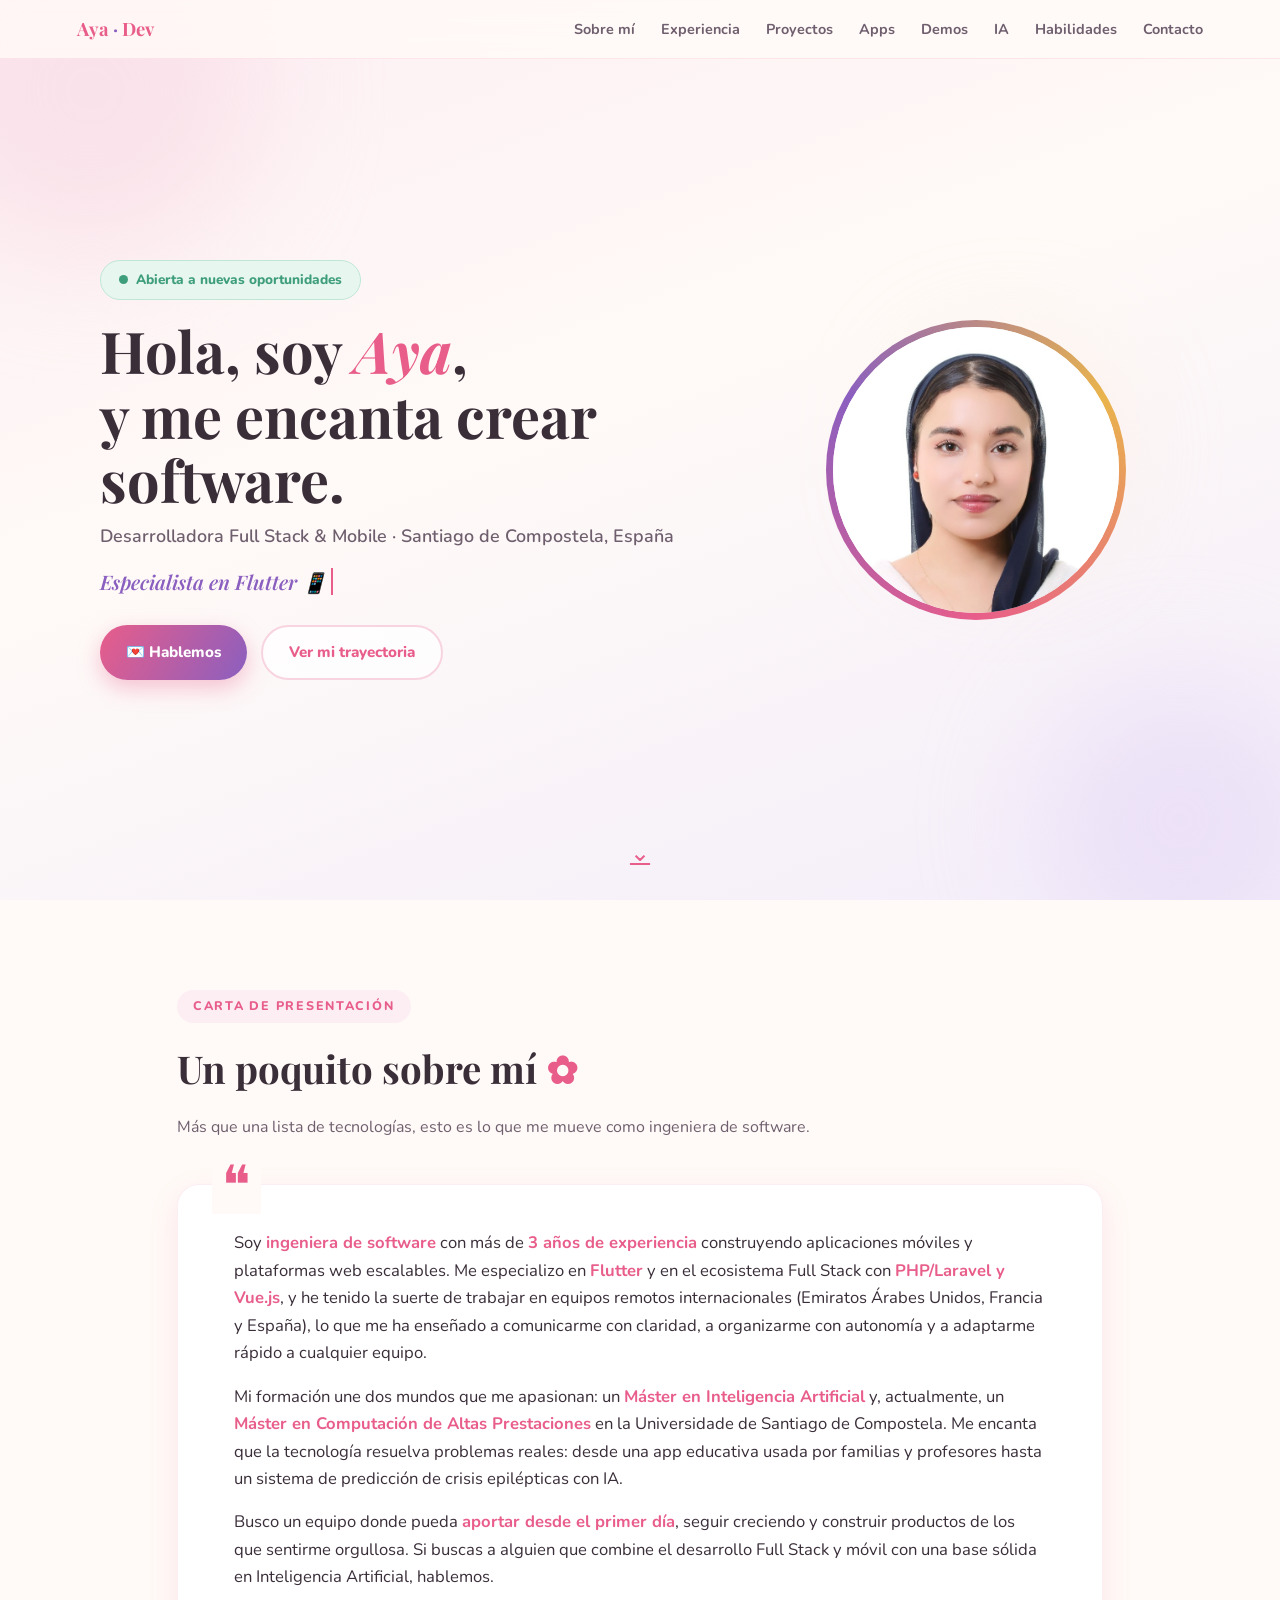
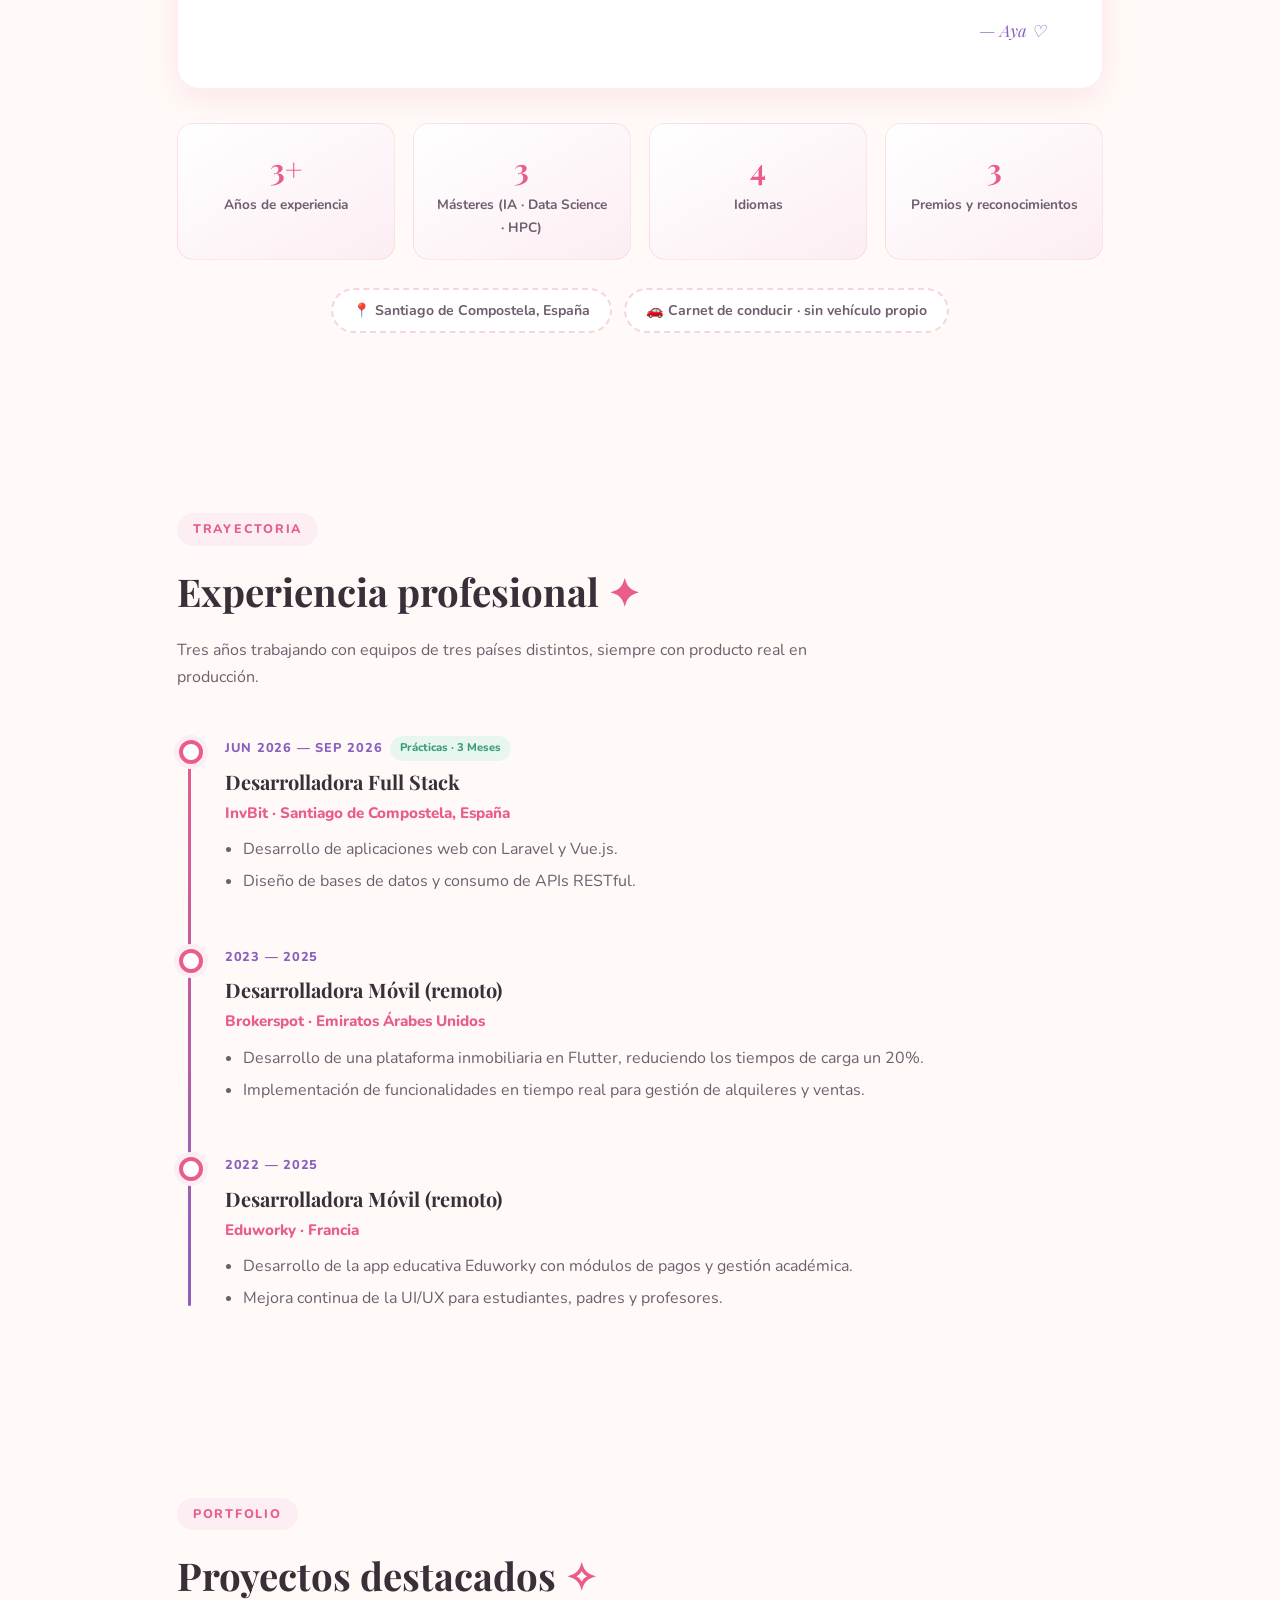
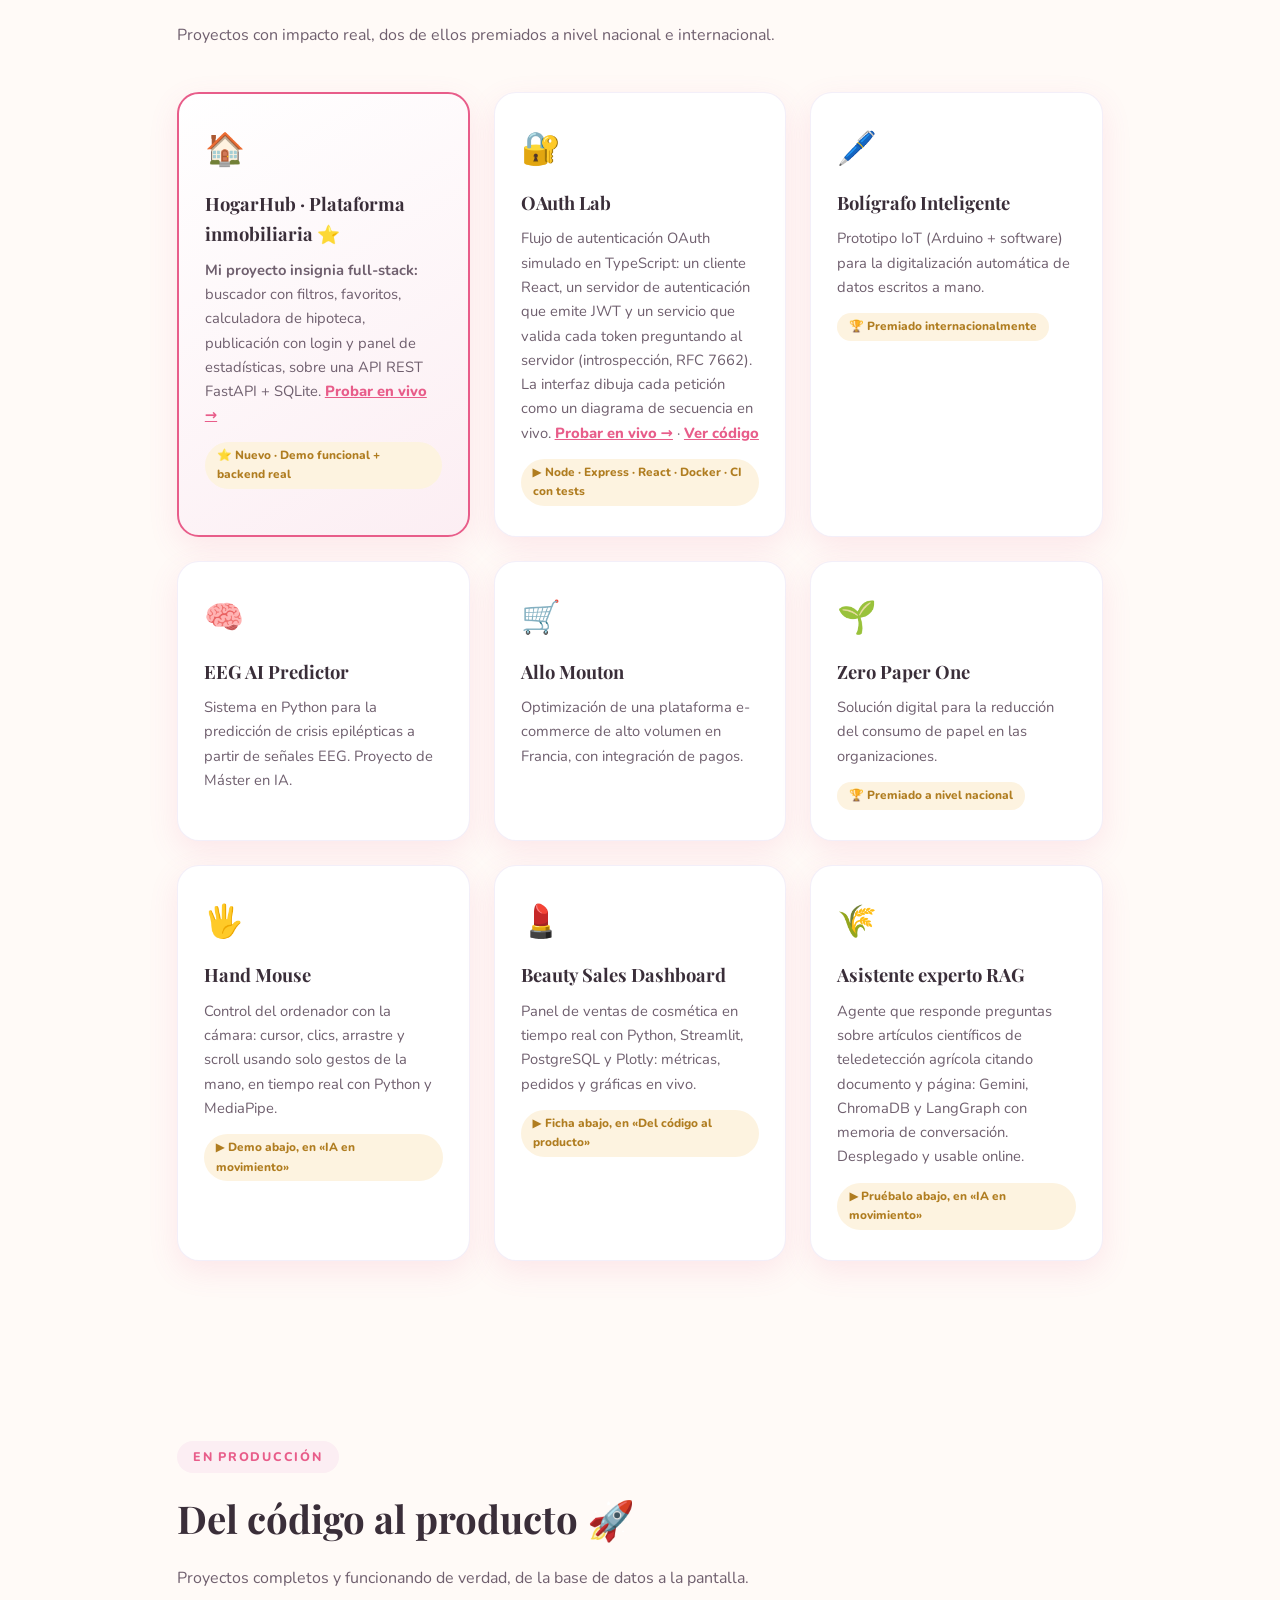
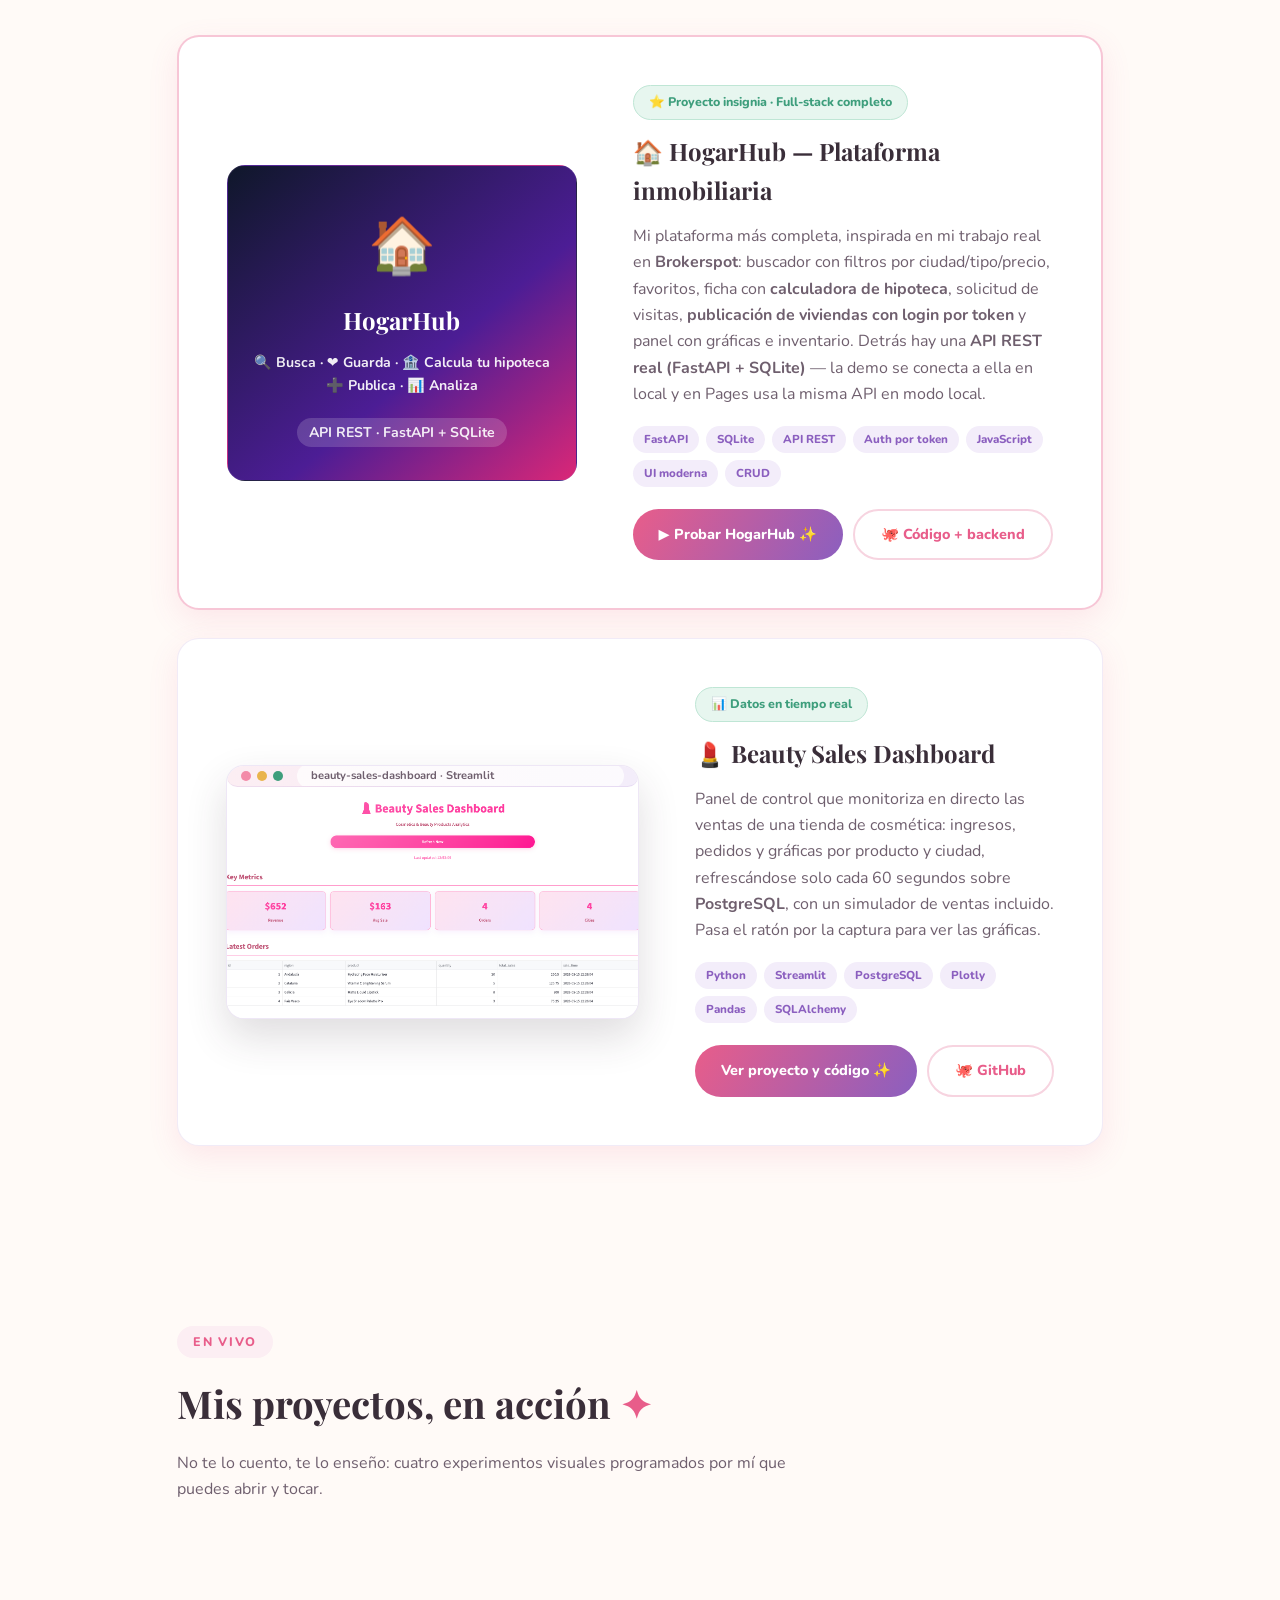
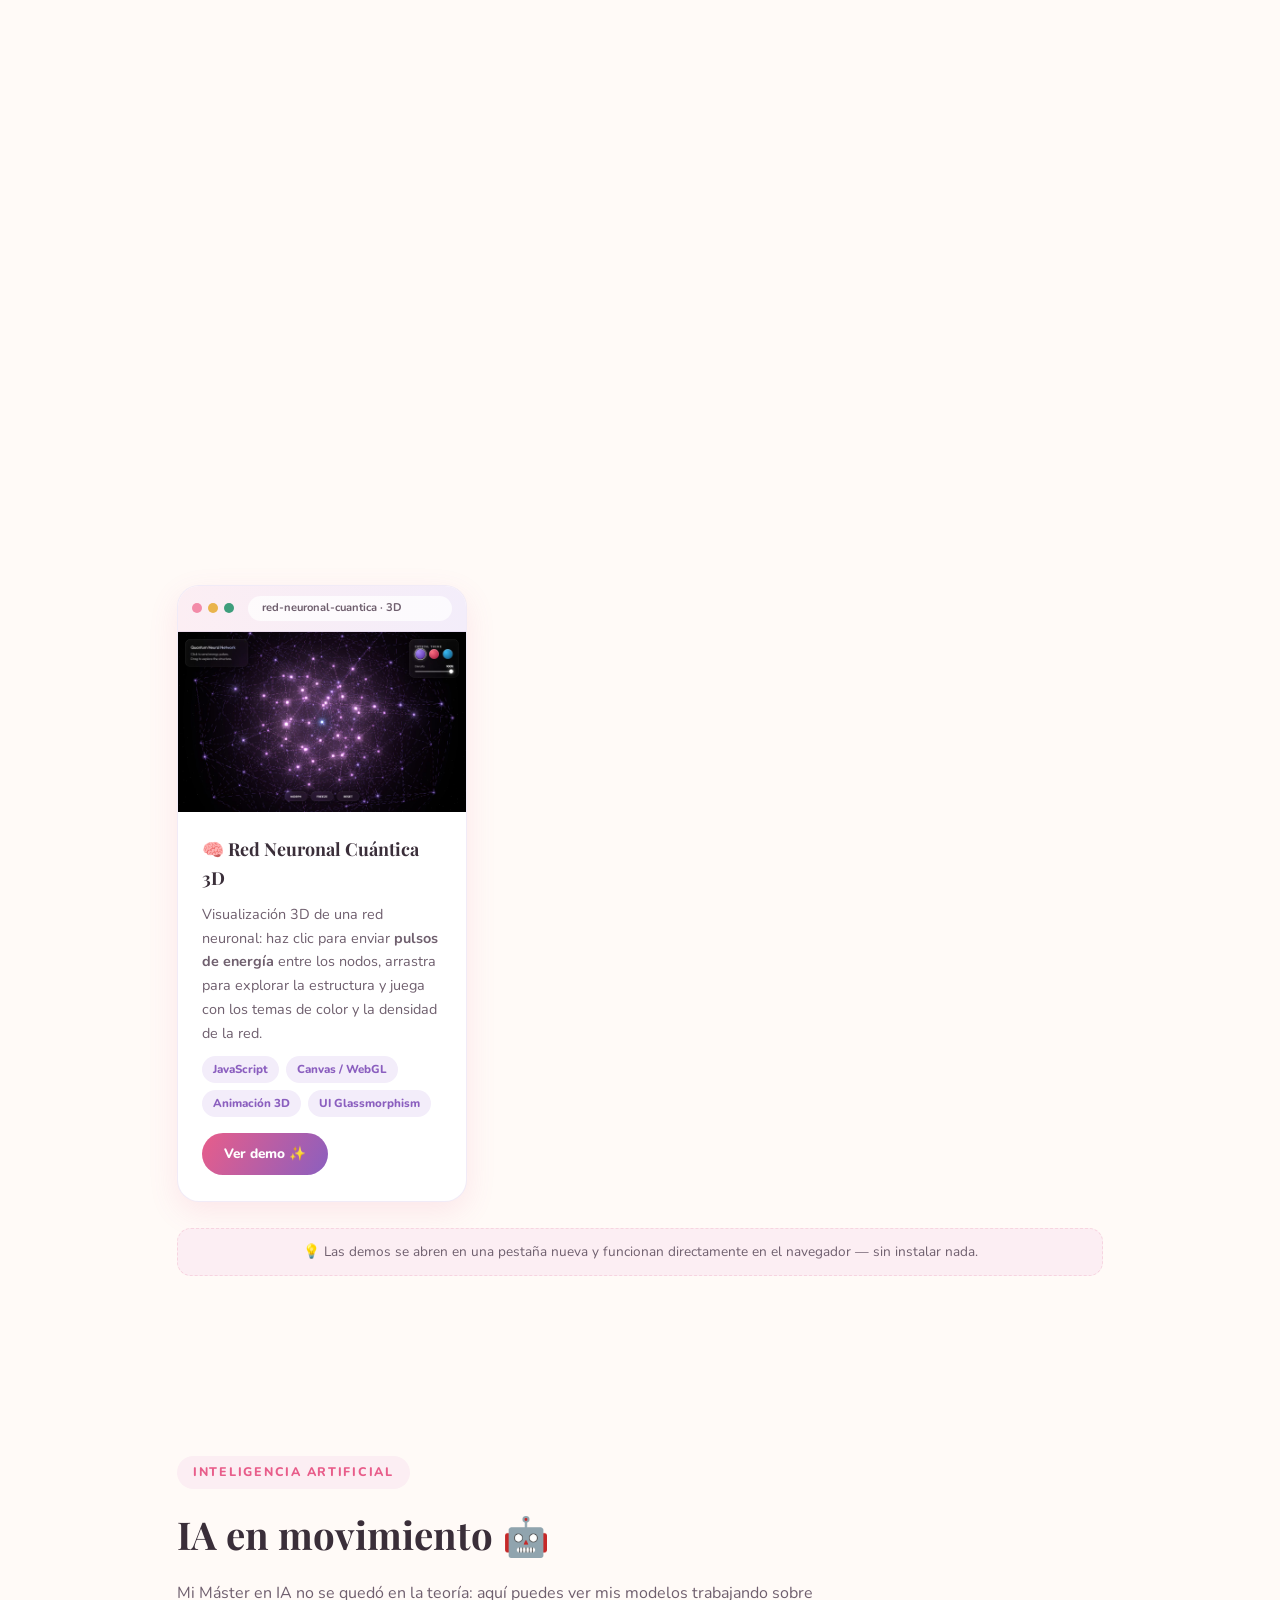
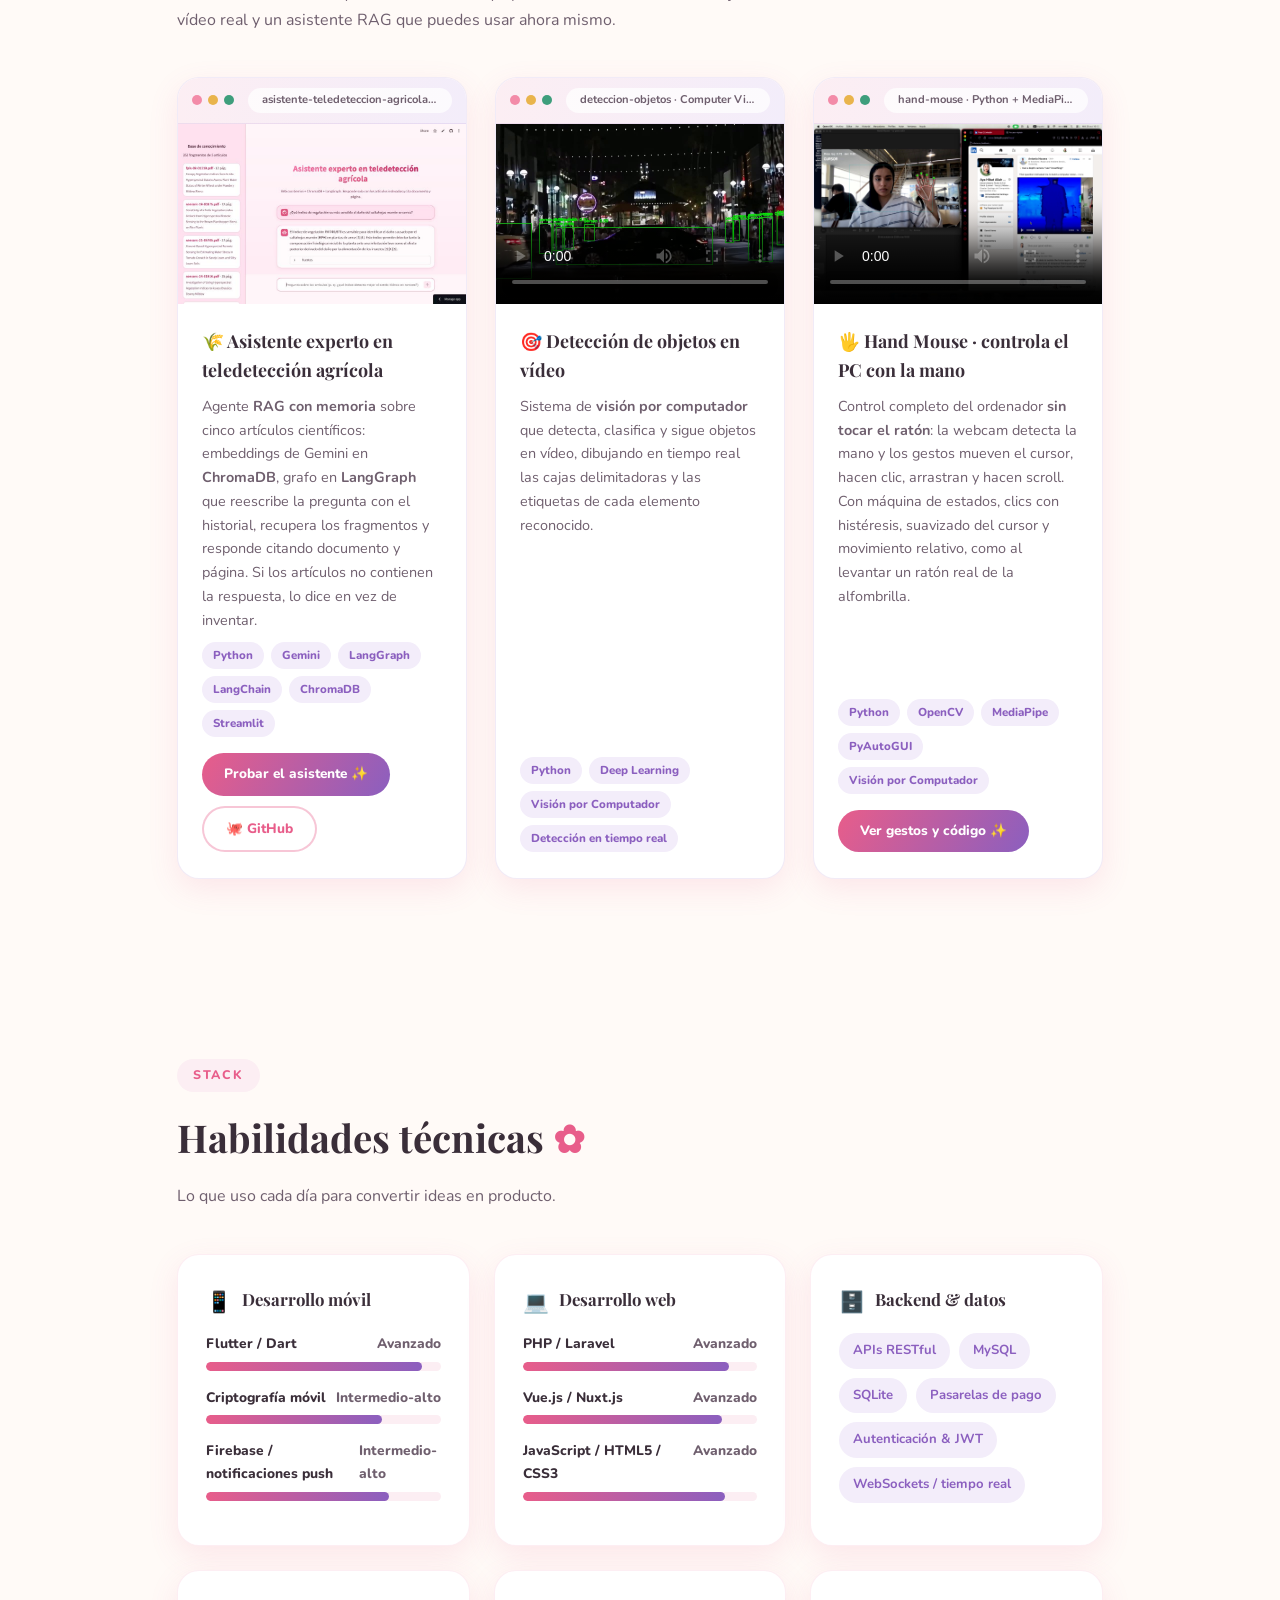
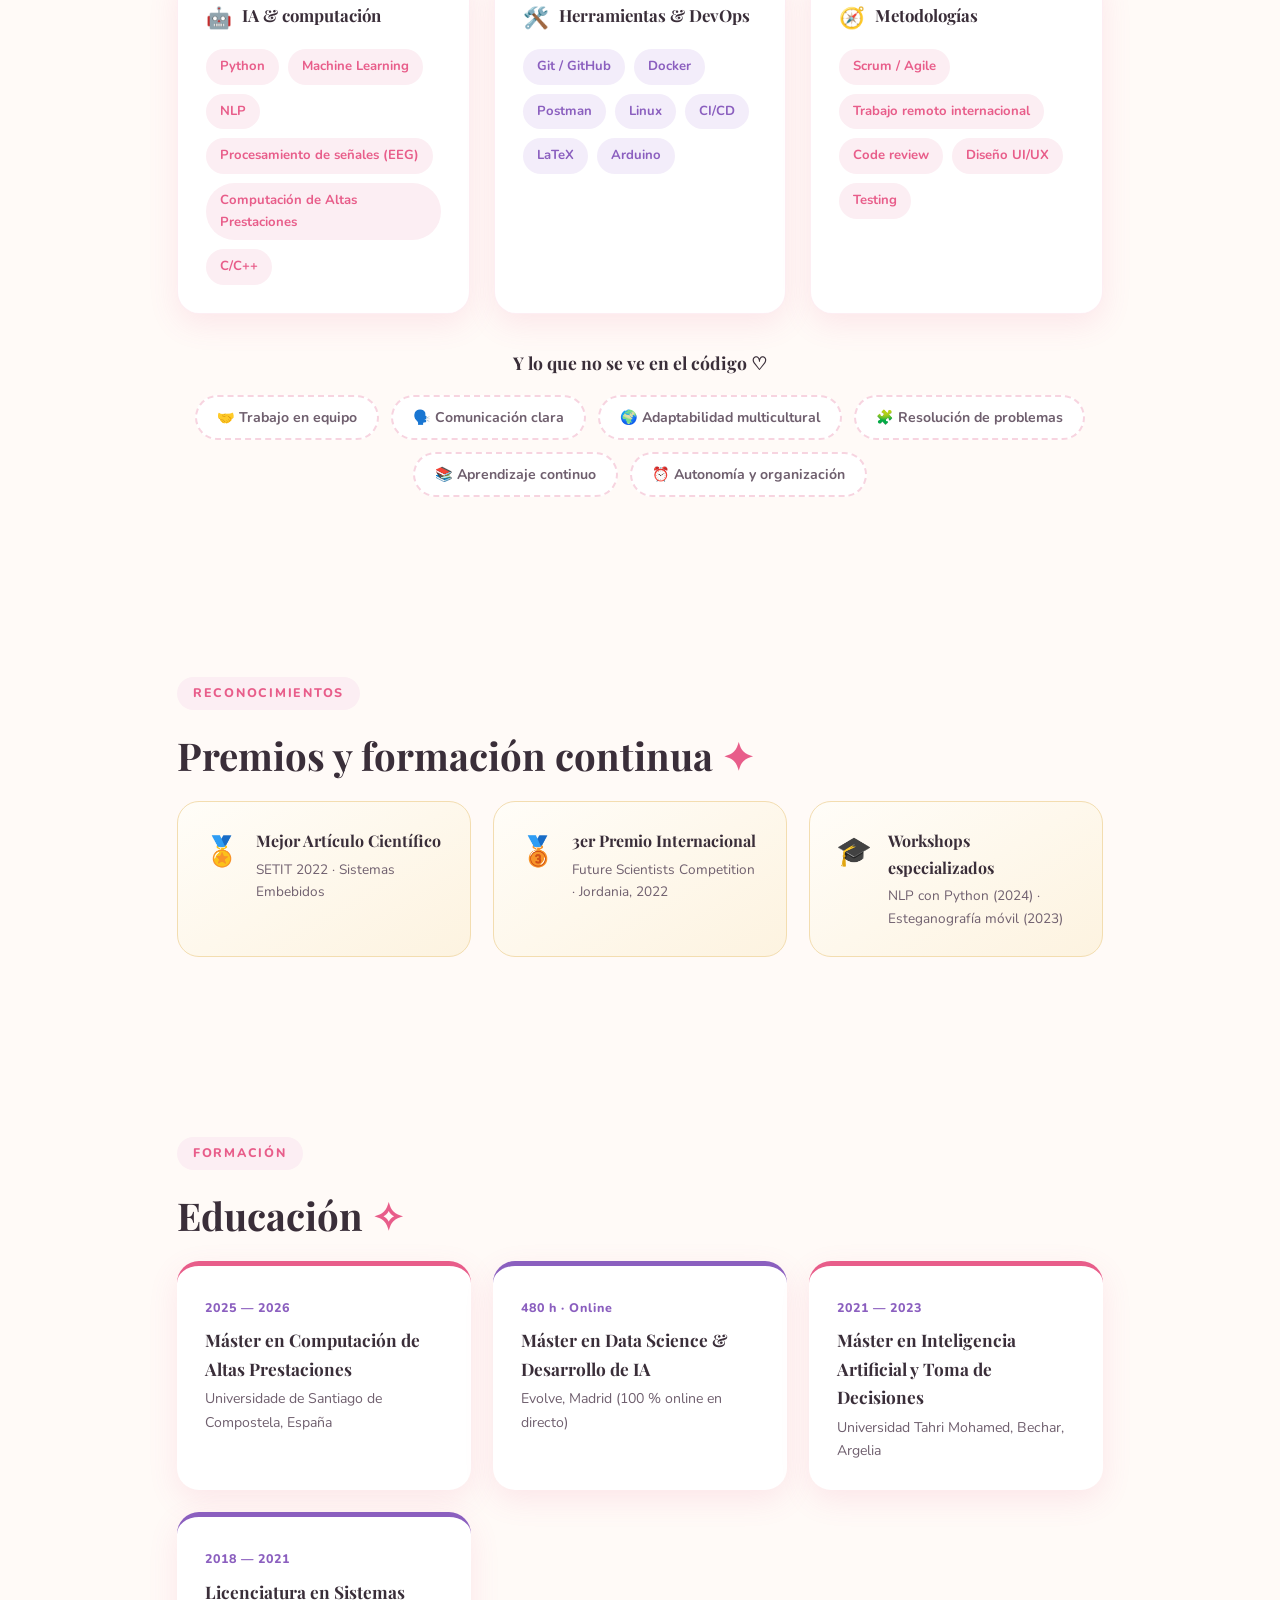
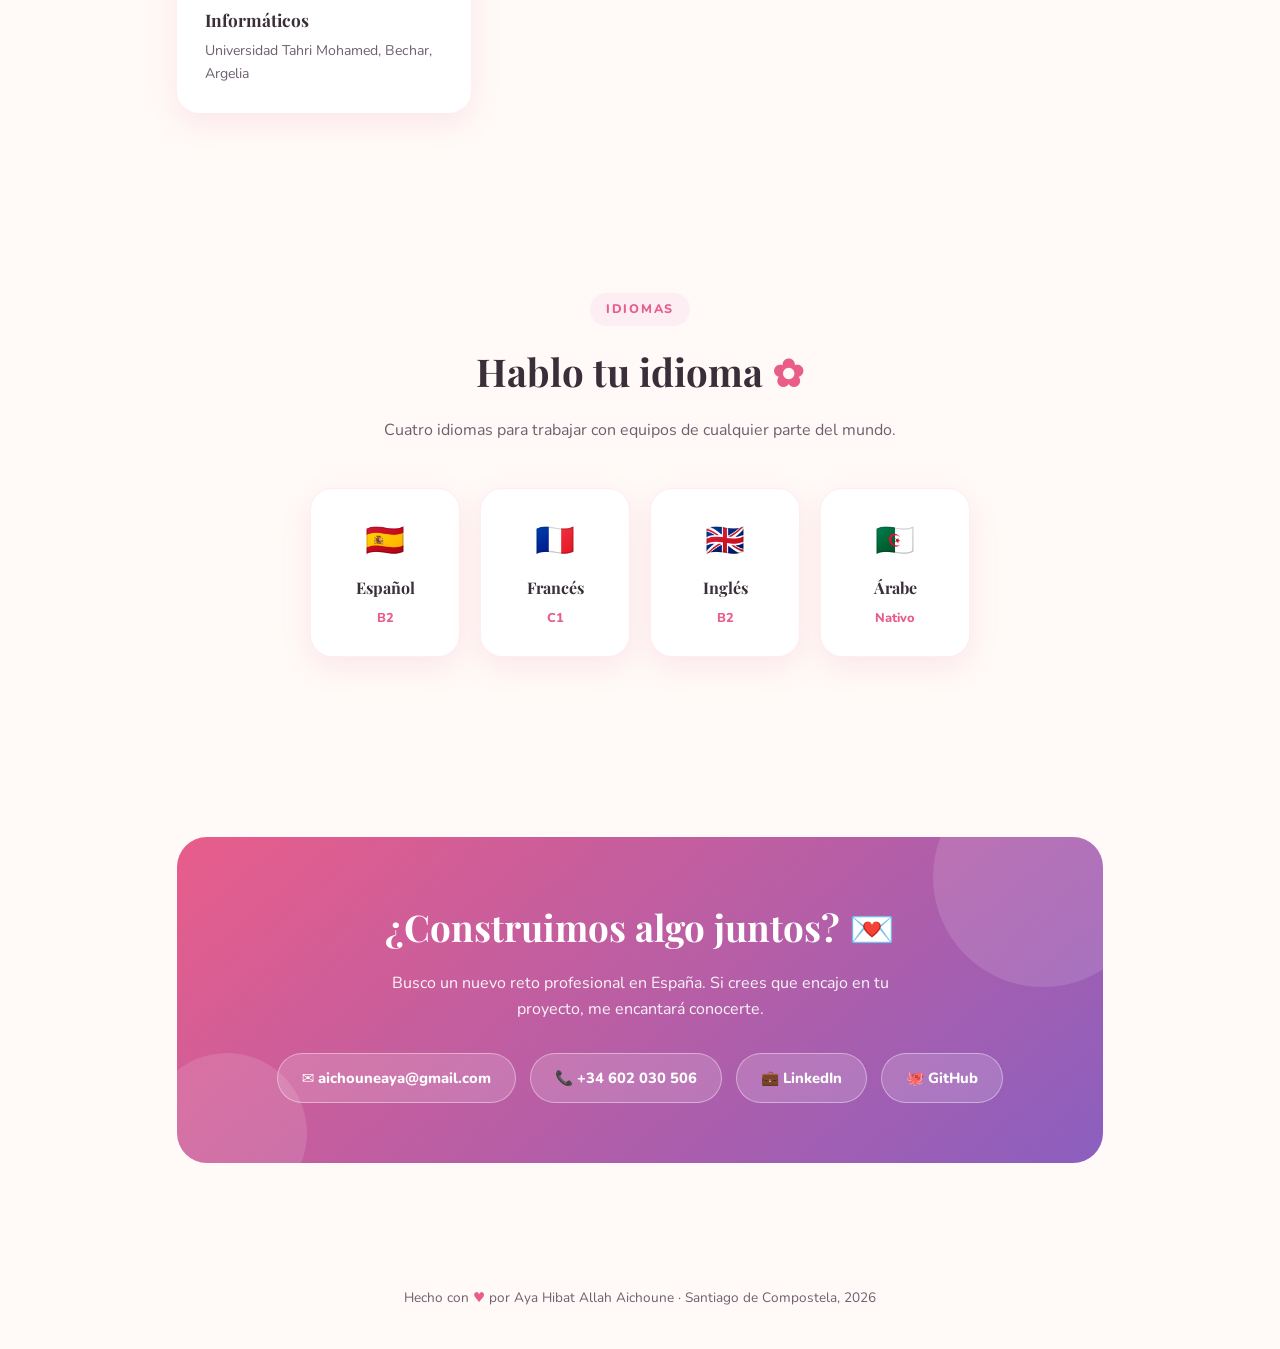
<file: index.html>
<!DOCTYPE html>
<html lang="es">
<head>
<meta charset="UTF-8">
<meta name="viewport" content="width=device-width, initial-scale=1.0">
<title>Aya Hibat Allah Aichoune · Desarrolladora Full Stack & Mobile</title>
<meta name="description" content="Carta de presentación interactiva de Aya Hibat Allah Aichoune, Desarrolladora Full Stack & Mobile (Flutter, Laravel, Vue.js).">
<link rel="preconnect" href="https://fonts.googleapis.com">
<link rel="preconnect" href="https://fonts.gstatic.com" crossorigin>
<link href="https://fonts.googleapis.com/css2?family=Playfair+Display:ital,wght@0,600;0,700;1,600&family=Nunito:wght@400;600;700;800&display=swap" rel="stylesheet">
<style>
  :root{
    --rosa:#e85d8a;
    --rosa-suave:#fceef3;
    --rosa-medio:#f7d4e0;
    --lila:#8b5fbf;
    --lila-suave:#f3edfa;
    --tinta:#3a2e39;
    --tinta-suave:#6f5f6e;
    --crema:#fffaf7;
    --blanco:#ffffff;
    --dorado:#e9b44c;
    --verde:#3e9e7c;
    --sombra:0 10px 30px rgba(232,93,138,.12);
    --radio:22px;
  }
  *{margin:0;padding:0;box-sizing:border-box}
  html{scroll-behavior:smooth}
  body{
    font-family:'Nunito',system-ui,sans-serif;
    background:var(--crema);
    color:var(--tinta);
    line-height:1.65;
    overflow-x:hidden;
  }
  h1,h2,h3{font-family:'Playfair Display',Georgia,serif}
  ::selection{background:var(--rosa-medio)}

  nav{
    position:fixed;top:0;left:0;right:0;z-index:100;
    display:flex;align-items:center;justify-content:space-between;
    padding:14px 6vw;
    background:rgba(255,250,247,.85);
    backdrop-filter:blur(12px);
    border-bottom:1px solid rgba(232,93,138,.12);
  }
  nav .logo{font-family:'Playfair Display',serif;font-weight:700;font-size:1.15rem;color:var(--rosa);text-decoration:none}
  nav .logo span{color:var(--lila)}
  nav ul{display:flex;gap:26px;list-style:none}
  nav ul a{color:var(--tinta-suave);text-decoration:none;font-weight:700;font-size:.9rem;transition:color .25s}
  nav ul a:hover{color:var(--rosa)}
  .nav-toggle{display:none;background:none;border:none;font-size:1.45rem;color:var(--rosa);cursor:pointer;line-height:1}
  @media(max-width:760px){
    nav ul{display:none}
    .nav-toggle{display:block}
    nav ul.abierto{
      display:flex;flex-direction:column;gap:16px;
      position:absolute;top:calc(100% + 10px);right:6vw;left:6vw;
      background:rgba(255,250,247,.97);backdrop-filter:blur(12px);
      border:1px solid rgba(232,93,138,.18);border-radius:18px;
      padding:22px 24px;box-shadow:var(--sombra);text-align:center;
    }
  }

  header{
    position:relative;
    min-height:100vh;
    display:flex;align-items:center;justify-content:center;
    padding:120px 6vw 80px;
    background:linear-gradient(160deg,var(--rosa-suave) 0%,var(--crema) 45%,var(--lila-suave) 100%);
    overflow:hidden;
  }
  .blob{position:absolute;border-radius:50%;filter:blur(60px);opacity:.5;animation:flotar 12s ease-in-out infinite}
  .blob.b1{width:340px;height:340px;background:var(--rosa-medio);top:-80px;left:-80px}
  .blob.b2{width:280px;height:280px;background:#e3d3f5;bottom:-60px;right:-40px;animation-delay:-4s}
  .blob.b3{width:180px;height:180px;background:#fde3c8;top:40%;right:14%;animation-delay:-8s}
  @keyframes flotar{0%,100%{transform:translateY(0) scale(1)}50%{transform:translateY(-30px) scale(1.06)}}

  .sparkle{position:absolute;color:var(--dorado);animation:brillo 3s ease-in-out infinite;font-size:1.1rem;opacity:0}
  @keyframes brillo{0%,100%{opacity:0;transform:scale(.5) rotate(0deg)}50%{opacity:.9;transform:scale(1.1) rotate(20deg)}}

  .hero-inner{
    position:relative;z-index:2;
    display:grid;grid-template-columns:1.2fr .8fr;gap:60px;align-items:center;
    max-width:1080px;width:100%;
  }
  @media(max-width:860px){.hero-inner{grid-template-columns:1fr;text-align:center}}

  .badge-disponible{
    display:inline-flex;align-items:center;gap:8px;
    background:#e7f6ef;color:var(--verde);
    padding:8px 18px;border-radius:999px;
    font-weight:800;font-size:.85rem;
    border:1px solid #bfe6d5;
    animation:aparecer .8s ease both;
  }
  .badge-disponible .punto{width:9px;height:9px;border-radius:50%;background:var(--verde);animation:pulso 1.6s infinite}
  @keyframes pulso{0%{box-shadow:0 0 0 0 rgba(62,158,124,.5)}70%{box-shadow:0 0 0 9px rgba(62,158,124,0)}100%{box-shadow:0 0 0 0 rgba(62,158,124,0)}}

  header h1{
    font-size:clamp(2.3rem,5.2vw,3.6rem);
    line-height:1.12;margin:18px 0 10px;
    animation:aparecer .8s .15s ease both;
  }
  header h1 em{font-style:italic;color:var(--rosa)}
  .subtitulo{
    font-size:1.12rem;color:var(--tinta-suave);font-weight:600;
    animation:aparecer .8s .3s ease both;
  }
  .typing-wrap{margin:14px 0 26px;min-height:34px;animation:aparecer .8s .4s ease both}
  .typing{
    font-family:'Playfair Display',serif;font-style:italic;
    font-size:1.25rem;color:var(--lila);font-weight:600;
    border-right:2px solid var(--rosa);padding-right:4px;
  }
  .hero-cta{display:flex;gap:14px;flex-wrap:wrap;animation:aparecer .8s .55s ease both}
  @media(max-width:860px){.hero-cta{justify-content:center}}
  .btn{
    display:inline-flex;align-items:center;gap:8px;
    padding:13px 26px;border-radius:999px;
    font-weight:800;font-size:.95rem;text-decoration:none;
    transition:transform .25s,box-shadow .25s;
  }
  .btn:hover{transform:translateY(-3px)}
  .btn-rosa{background:linear-gradient(120deg,var(--rosa),var(--lila));color:#fff;box-shadow:0 8px 22px rgba(232,93,138,.35)}
  .btn-rosa:hover{box-shadow:0 12px 28px rgba(139,95,191,.4)}
  .btn-borde{border:2px solid var(--rosa-medio);color:var(--rosa);background:rgba(255,255,255,.7)}
  .btn-borde:hover{border-color:var(--rosa)}

  .hero-foto{position:relative;display:flex;justify-content:center;animation:aparecer 1s .3s ease both}
  .aro{
    width:min(300px,64vw);aspect-ratio:1;border-radius:50%;
    background:conic-gradient(from 180deg,var(--rosa),var(--lila),var(--dorado),var(--rosa));
    padding:7px;animation:girar 14s linear infinite;
  }
  @keyframes girar{to{transform:rotate(360deg)}}
  .foto-int{
    width:100%;height:100%;border-radius:50%;
    overflow:hidden;
    background:#fff;
    animation:girar 14s linear infinite reverse;
  }
  .foto-int img{
    width:100%;height:100%;
    object-fit:cover;
    object-position:center 41%;
    display:block;
  }

  .scroll-hint{position:absolute;bottom:26px;left:50%;transform:translateX(-50%);color:var(--rosa);font-size:1.5rem;animation:bajar 1.8s infinite;z-index:2}
  @keyframes bajar{0%,100%{transform:translate(-50%,0);opacity:.5}50%{transform:translate(-50%,10px);opacity:1}}

  @keyframes aparecer{from{opacity:0;transform:translateY(24px)}to{opacity:1;transform:translateY(0)}}

  section{padding:90px 6vw;max-width:1080px;margin:0 auto}
  .etiqueta{
    display:inline-block;background:var(--rosa-suave);color:var(--rosa);
    font-weight:800;font-size:.78rem;letter-spacing:.14em;text-transform:uppercase;
    padding:6px 16px;border-radius:999px;margin-bottom:14px;
  }
  section h2{font-size:clamp(1.7rem,3.4vw,2.4rem);margin-bottom:14px}
  section h2 .deco{color:var(--rosa)}
  .intro-seccion{color:var(--tinta-suave);max-width:640px;margin-bottom:44px}

  .reveal{opacity:0;transform:translateY(36px);transition:opacity .8s ease,transform .8s ease}
  .reveal.visible{opacity:1;transform:translateY(0)}

  .carta{
    background:var(--blanco);border-radius:var(--radio);
    padding:44px clamp(24px,5vw,56px);
    box-shadow:var(--sombra);
    border:1px solid rgba(232,93,138,.1);
    position:relative;
  }
  .carta::before{
    content:'❝';position:absolute;top:-26px;left:34px;
    font-size:3.4rem;color:var(--rosa);
    background:var(--crema);padding:0 10px;line-height:1;
  }
  .carta p{margin-bottom:16px;font-size:1.04rem}
  .carta p:last-of-type{margin-bottom:0}
  .carta strong{color:var(--rosa)}
  .firma{margin-top:26px;text-align:right;font-family:'Playfair Display',serif;font-style:italic;font-size:1.3rem;color:var(--lila)}

  .datos-rapidos{display:grid;grid-template-columns:repeat(auto-fit,minmax(190px,1fr));gap:18px;margin-top:34px}
  .dato{
    background:linear-gradient(150deg,#fff,var(--rosa-suave));
    border:1px solid rgba(232,93,138,.14);
    border-radius:16px;padding:20px;text-align:center;
    transition:transform .3s,box-shadow .3s;
  }
  .dato:hover{transform:translateY(-6px);box-shadow:var(--sombra)}
  .dato .num{font-family:'Playfair Display',serif;font-size:1.9rem;font-weight:700;color:var(--rosa)}
  .dato .txt{font-size:.85rem;color:var(--tinta-suave);font-weight:700}
  .info-extra{display:flex;flex-wrap:wrap;gap:12px;justify-content:center;margin-top:28px}

  .timeline{position:relative;margin-top:10px}
  .timeline::before{
    content:'';position:absolute;left:11px;top:6px;bottom:6px;width:3px;
    background:linear-gradient(var(--rosa),var(--lila));border-radius:3px;
  }
  .hito{position:relative;padding:0 0 42px 48px}
  .hito:last-child{padding-bottom:0}
  .hito::before{
    content:'';position:absolute;left:2px;top:6px;
    width:16px;height:16px;border-radius:50%;
    background:#fff;border:4px solid var(--rosa);
    box-shadow:0 0 0 5px var(--rosa-suave);
  }
  .hito .fecha{font-size:.8rem;font-weight:800;color:var(--lila);letter-spacing:.06em;text-transform:uppercase}
  .hito h3{font-size:1.25rem;margin:4px 0 2px}
  .hito .empresa{color:var(--rosa);font-weight:800;font-size:.95rem}
  .hito ul{margin:10px 0 0 18px;color:var(--tinta-suave)}
  .hito ul li{margin-bottom:6px}
  .chip-actual{
    display:inline-block;margin-left:8px;background:#e7f6ef;color:var(--verde);
    font-size:.7rem;font-weight:800;padding:3px 10px;border-radius:999px;vertical-align:middle;
  }

  .grid-proyectos{display:grid;grid-template-columns:repeat(auto-fit,minmax(250px,1fr));gap:24px}
  .proyecto{
    background:var(--blanco);border-radius:var(--radio);padding:30px 26px;
    box-shadow:var(--sombra);border:1px solid rgba(139,95,191,.1);
    transition:transform .3s,box-shadow .3s;position:relative;overflow:hidden;
  }
  .proyecto::after{
    content:'';position:absolute;top:0;left:0;right:0;height:5px;
    background:linear-gradient(90deg,var(--rosa),var(--lila));
    transform:scaleX(0);transform-origin:left;transition:transform .4s;
  }
  .proyecto:hover{transform:translateY(-8px);box-shadow:0 18px 40px rgba(139,95,191,.18)}
  .proyecto:hover::after{transform:scaleX(1)}
  .proyecto .icono{font-size:2rem;margin-bottom:12px}
  .proyecto h3{font-size:1.15rem;margin-bottom:8px}
  .proyecto p{font-size:.92rem;color:var(--tinta-suave)}
  .premio-tag{
    display:inline-block;margin-top:14px;background:#fdf3e0;color:#b07d20;
    font-size:.74rem;font-weight:800;padding:4px 12px;border-radius:999px;
  }

  .grid-demos{display:grid;grid-template-columns:repeat(auto-fit,minmax(290px,1fr));gap:28px}
  .demo{
    background:var(--blanco);border-radius:var(--radio);
    box-shadow:var(--sombra);border:1px solid rgba(139,95,191,.12);
    overflow:hidden;display:flex;flex-direction:column;
    transition:transform .35s,box-shadow .35s;
  }
  .demo:hover{transform:translateY(-8px);box-shadow:0 20px 44px rgba(139,95,191,.22)}
  .demo .barra-nav{
    display:flex;align-items:center;gap:6px;
    background:linear-gradient(90deg,var(--rosa-suave),var(--lila-suave));
    padding:10px 14px;border-bottom:1px solid rgba(139,95,191,.12);
  }
  .demo .barra-nav .punto-nav{width:10px;height:10px;border-radius:50%}
  .demo .barra-nav .punto-nav:nth-child(1){background:#f38ba8}
  .demo .barra-nav .punto-nav:nth-child(2){background:#e9b44c}
  .demo .barra-nav .punto-nav:nth-child(3){background:#3e9e7c}
  .demo .barra-nav .url-falsa{
    flex:1;margin-left:8px;background:rgba(255,255,255,.75);
    border-radius:999px;padding:3px 14px;
    font-size:.7rem;font-weight:700;color:var(--tinta-suave);
    white-space:nowrap;overflow:hidden;text-overflow:ellipsis;
  }
  .demo .captura{position:relative;overflow:hidden;aspect-ratio:16/10;background:#1a1025}
  .demo .captura img{
    width:100%;height:100%;object-fit:cover;display:block;
    transition:transform .6s ease;
  }
  .demo:hover .captura img{transform:scale(1.07)}
  .demo .captura .velo{
    position:absolute;inset:0;
    background:linear-gradient(180deg,transparent 55%,rgba(58,46,57,.55));
    opacity:0;transition:opacity .4s;
    display:flex;align-items:flex-end;justify-content:center;padding-bottom:16px;
  }
  .demo:hover .captura .velo{opacity:1}
  .demo .captura .velo span{
    background:rgba(255,255,255,.92);color:var(--rosa);
    font-weight:800;font-size:.82rem;padding:8px 18px;border-radius:999px;
  }
  .demo .cuerpo{padding:22px 24px 26px;display:flex;flex-direction:column;gap:10px;flex:1}
  .demo h3{font-size:1.12rem}
  .demo p{font-size:.9rem;color:var(--tinta-suave);flex:1}
  .demo .tecnologias{display:flex;flex-wrap:wrap;gap:7px}
  .demo .tecnologias span{
    background:var(--lila-suave);color:var(--lila);
    font-size:.72rem;font-weight:800;padding:4px 11px;border-radius:999px;
  }
  .demo .btn-demo{
    margin-top:6px;align-self:flex-start;
    display:inline-flex;align-items:center;gap:6px;
    background:linear-gradient(120deg,var(--rosa),var(--lila));color:#fff;
    text-decoration:none;font-weight:800;font-size:.85rem;
    padding:10px 22px;border-radius:999px;
    transition:transform .25s,box-shadow .25s;
  }
  .demo .btn-demo:hover{transform:translateY(-2px);box-shadow:0 8px 20px rgba(232,93,138,.35)}
  .demo .acciones{display:flex;flex-wrap:wrap;gap:10px;margin-top:6px}
  .demo .acciones .btn-demo{margin-top:0}
  .demo .btn-demo.secundario{background:#fff;color:var(--rosa);border:2px solid rgba(232,93,138,.35)}
  .demo .btn-demo.secundario:hover{border-color:var(--rosa);box-shadow:none}
  .demo a.captura{display:block;text-decoration:none}
  .nota-demos{
    margin-top:26px;text-align:center;font-size:.85rem;color:var(--tinta-suave);
    background:var(--rosa-suave);border:1px dashed var(--rosa-medio);
    border-radius:14px;padding:12px 20px;
  }

  .demo .captura video{width:100%;height:100%;object-fit:cover;display:block;background:#1a1025}
  .demo .captura svg{width:100%;height:100%;display:block;transition:transform .6s ease}
  .demo:hover .captura svg{transform:scale(1.07)}

  .grid-skills{display:grid;grid-template-columns:repeat(auto-fit,minmax(280px,1fr));gap:24px}
  .caja-skill{
    background:var(--blanco);border-radius:var(--radio);padding:28px;
    box-shadow:var(--sombra);border:1px solid rgba(232,93,138,.1);
  }
  .caja-skill h3{font-size:1.05rem;margin-bottom:16px;display:flex;align-items:center;gap:10px}
  .caja-skill h3 .ic{font-size:1.3rem}
  .chips{display:flex;flex-wrap:wrap;gap:9px}
  .chip{
    background:var(--lila-suave);color:var(--lila);
    font-size:.82rem;font-weight:700;padding:7px 14px;border-radius:999px;
    transition:transform .25s,background .25s,color .25s;cursor:default;
  }
  .chip:hover{transform:scale(1.08);background:var(--lila);color:#fff}
  .chip.rosa{background:var(--rosa-suave);color:var(--rosa)}
  .chip.rosa:hover{background:var(--rosa);color:#fff}

  .barras{margin-top:6px}
  .barra-item{margin-bottom:16px}
  .barra-item .fila{display:flex;justify-content:space-between;font-size:.86rem;font-weight:800;margin-bottom:6px}
  .barra-item .fila span:last-child{color:var(--tinta-suave)}
  .barra{height:9px;background:var(--rosa-suave);border-radius:99px;overflow:hidden}
  .barra i{
    display:block;height:100%;width:0;border-radius:99px;
    background:linear-gradient(90deg,var(--rosa),var(--lila));
    transition:width 1.4s cubic-bezier(.25,.8,.3,1);
  }

  .soft-skills{margin-top:34px;text-align:center}
  .soft-skills h3{font-size:1.1rem;margin-bottom:18px}
  .soft-chips{display:flex;flex-wrap:wrap;gap:12px;justify-content:center}
  .soft{
    background:#fff;border:2px dashed var(--rosa-medio);color:var(--tinta-suave);
    padding:9px 20px;border-radius:999px;font-weight:700;font-size:.88rem;
    transition:border-color .3s,color .3s,transform .3s;
  }
  .soft:hover{border-color:var(--rosa);color:var(--rosa);transform:translateY(-3px)}

  .grid-premios{display:grid;grid-template-columns:repeat(auto-fit,minmax(240px,1fr));gap:22px}
  .premio{
    background:linear-gradient(150deg,#fffdf8,#fdf3e0);
    border:1px solid #f3ddb0;border-radius:var(--radio);
    padding:26px;display:flex;gap:16px;align-items:flex-start;
    transition:transform .3s;
  }
  .premio:hover{transform:translateY(-6px) rotate(-.5deg)}
  .premio .trofeo{font-size:1.8rem}
  .premio h3{font-size:1rem;margin-bottom:4px}
  .premio p{font-size:.85rem;color:var(--tinta-suave)}

  .grid-edu{display:grid;grid-template-columns:repeat(auto-fit,minmax(250px,1fr));gap:22px}
  .edu{
    background:var(--blanco);border-radius:var(--radio);padding:28px;
    box-shadow:var(--sombra);border-top:5px solid var(--rosa);
    transition:transform .3s;
  }
  .edu:nth-child(2n){border-top-color:var(--lila)}
  .edu:hover{transform:translateY(-6px)}
  .edu .anio{font-size:.78rem;font-weight:800;color:var(--lila);letter-spacing:.08em}
  .edu h3{font-size:1.08rem;margin:6px 0 4px}
  .edu p{font-size:.88rem;color:var(--tinta-suave)}

  .idiomas{display:flex;flex-wrap:wrap;gap:20px;justify-content:center}
  .idioma{
    background:var(--blanco);border-radius:var(--radio);padding:26px 34px;text-align:center;
    box-shadow:var(--sombra);border:1px solid rgba(232,93,138,.1);
    min-width:150px;transition:transform .3s;
  }
  .idioma:hover{transform:translateY(-6px) scale(1.03)}
  .idioma .bandera{font-size:2rem}
  .idioma h3{font-size:1rem;margin:8px 0 2px}
  .idioma .nivel{font-size:.8rem;font-weight:800;color:var(--rosa)}

  .contacto{
    background:linear-gradient(140deg,var(--rosa) 0%,var(--lila) 100%);
    border-radius:calc(var(--radio) + 8px);
    padding:60px clamp(24px,6vw,70px);
    text-align:center;color:#fff;position:relative;overflow:hidden;
  }
  .contacto::before,.contacto::after{
    content:'';position:absolute;border-radius:50%;background:rgba(255,255,255,.12);
  }
  .contacto::before{width:220px;height:220px;top:-70px;right:-50px}
  .contacto::after{width:160px;height:160px;bottom:-50px;left:-30px}
  .contacto h2{color:#fff;font-size:clamp(1.6rem,3.4vw,2.3rem);margin-bottom:12px}
  .contacto p{max-width:520px;margin:0 auto 30px;opacity:.94}
  .contacto-links{display:flex;flex-wrap:wrap;gap:14px;justify-content:center;position:relative;z-index:2}
  .contacto-links a{
    background:rgba(255,255,255,.16);border:1px solid rgba(255,255,255,.4);
    color:#fff;text-decoration:none;font-weight:800;font-size:.92rem;
    padding:12px 24px;border-radius:999px;
    transition:background .3s,transform .3s;
    display:inline-flex;align-items:center;gap:8px;
  }
  .contacto-links a:hover{background:rgba(255,255,255,.3);transform:translateY(-3px)}

  .grid-apps{display:grid;gap:28px}
  .app-card{
    background:var(--blanco);border-radius:var(--radio);
    box-shadow:var(--sombra);border:1px solid rgba(139,95,191,.12);
    padding:clamp(26px,4vw,48px);
    display:grid;grid-template-columns:auto 1fr;gap:clamp(28px,5vw,56px);
    align-items:center;
  }
  @media(max-width:720px){.app-card{grid-template-columns:1fr;justify-items:center;text-align:center}}
  .app-tag{
    display:inline-flex;align-items:center;gap:7px;
    background:#e7f6ef;color:var(--verde);border:1px solid #bfe6d5;
    font-size:.78rem;font-weight:800;padding:6px 15px;border-radius:999px;
  }
  .app-info h3{font-size:1.5rem;margin:12px 0 12px}
  .app-info p{color:var(--tinta-suave);margin-bottom:18px;max-width:560px}
  .app-info .tecnologias{display:flex;flex-wrap:wrap;gap:7px;margin-bottom:22px}
  @media(max-width:720px){.app-info .tecnologias{justify-content:center}}
  .app-info .tecnologias span{
    background:var(--lila-suave);color:var(--lila);
    font-size:.72rem;font-weight:800;padding:4px 11px;border-radius:999px;
  }
  .app-info .btn-demo{
    display:inline-flex;align-items:center;gap:6px;
    background:linear-gradient(120deg,var(--rosa),var(--lila));color:#fff;
    text-decoration:none;font-weight:800;font-size:.9rem;
    padding:12px 26px;border-radius:999px;
    transition:transform .25s,box-shadow .25s;
  }
  .app-info .btn-demo:hover{transform:translateY(-2px);box-shadow:0 8px 20px rgba(232,93,138,.35)}
  .app-info .btn-demo.secundario{
    background:none;border:2px solid var(--rosa-medio);color:var(--rosa);
  }
  .app-info .btn-demo.secundario:hover{border-color:var(--rosa);box-shadow:none}
  .app-botones{display:flex;gap:10px;flex-wrap:wrap}
  @media(max-width:900px){.app-botones{justify-content:center}}
  .app-card.ancha{grid-template-columns:1.15fr 1fr}
  @media(max-width:900px){.app-card.ancha{grid-template-columns:1fr}}
  a.navegador{display:block;text-decoration:none}
  .navegador{
    width:100%;border-radius:18px;overflow:hidden;
    border:1px solid rgba(139,95,191,.15);
    box-shadow:0 18px 40px rgba(58,46,57,.16);
    background:var(--blanco);
    transition:transform .35s,box-shadow .35s;
  }
  .navegador:hover{transform:translateY(-5px);box-shadow:0 24px 50px rgba(139,95,191,.24)}
  .navegador .barra{
    display:flex;align-items:center;gap:6px;
    background:linear-gradient(90deg,var(--rosa-suave),var(--lila-suave));
    padding:10px 14px;border-bottom:1px solid rgba(139,95,191,.12);
  }
  .navegador .barra .punto-nav{width:10px;height:10px;border-radius:50%}
  .navegador .barra .punto-nav:nth-child(1){background:#f38ba8}
  .navegador .barra .punto-nav:nth-child(2){background:#e9b44c}
  .navegador .barra .punto-nav:nth-child(3){background:#3e9e7c}
  .navegador .barra .url-falsa{
    flex:1;margin-left:8px;background:rgba(255,255,255,.75);
    border-radius:999px;padding:3px 14px;
    font-size:.7rem;font-weight:700;color:var(--tinta-suave);
    white-space:nowrap;overflow:hidden;text-overflow:ellipsis;
  }
  .navegador .capturas{position:relative;aspect-ratio:16/9;background:#fff}
  .navegador .capturas img{
    position:absolute;inset:0;width:100%;height:100%;
    object-fit:cover;object-position:top;
    transition:opacity .6s ease;
  }
  .navegador .capturas img.segunda{opacity:0}
  .app-card:hover .navegador .capturas img.segunda{opacity:1}

  footer{text-align:center;padding:34px 6vw 40px;color:var(--tinta-suave);font-size:.85rem}
  footer .corazon{color:var(--rosa)}
</style>
</head>
<body>

<nav>
  <a class="logo" href="#top">Aya <span>·</span> Dev</a>
  <ul>
    <li><a href="#sobre-mi">Sobre mí</a></li>
    <li><a href="#experiencia">Experiencia</a></li>
    <li><a href="#proyectos">Proyectos</a></li>
    <li><a href="#apps">Apps</a></li>
    <li><a href="#demos">Demos</a></li>
    <li><a href="#ia">IA</a></li>
    <li><a href="#habilidades">Habilidades</a></li>
    <li><a href="#contacto">Contacto</a></li>
  </ul>
  <button class="nav-toggle" aria-label="Abrir menú" aria-expanded="false">☰</button>
</nav>

<header id="top">
  <div class="blob b1"></div><div class="blob b2"></div><div class="blob b3"></div>
  <span class="sparkle" style="top:18%;left:12%">✦</span>
  <span class="sparkle" style="top:30%;right:10%;animation-delay:1s">✦</span>
  <span class="sparkle" style="bottom:22%;left:20%;animation-delay:2s">✦</span>
  <span class="sparkle" style="top:60%;right:28%;animation-delay:1.5s">✧</span>

  <div class="hero-inner">
    <div>
      <span class="badge-disponible"><span class="punto"></span>Abierta a nuevas oportunidades</span>
      <h1>Hola, soy <em>Aya</em>,<br>y me encanta crear software.</h1>
      <p class="subtitulo">Desarrolladora Full Stack &amp; Mobile · Santiago de Compostela, España</p>
      <div class="typing-wrap"><span class="typing" id="typing"></span></div>
      <div class="hero-cta">
        <a class="btn btn-rosa" href="#contacto">💌 Hablemos</a>
        <a class="btn btn-borde" href="#experiencia">Ver mi trayectoria</a>
      </div>
    </div>
    <div class="hero-foto">
      <div class="aro">
        <div class="foto-int">
          <img src="assets/aya.jpg" alt="Retrato de Aya Hibat Allah Aichoune">
        </div>
      </div>
    </div>
  </div>
  <a class="scroll-hint" href="#sobre-mi">⌄</a>
</header>

<section id="sobre-mi">
  <div class="reveal">
    <span class="etiqueta">Carta de presentación</span>
    <h2>Un poquito sobre mí <span class="deco">✿</span></h2>
    <p class="intro-seccion">Más que una lista de tecnologías, esto es lo que me mueve como ingeniera de software.</p>
  </div>

  <div class="carta reveal">
    <p>Soy <strong>ingeniera de software</strong> con más de <strong>3 años de experiencia</strong> construyendo aplicaciones móviles y plataformas web escalables. Me especializo en <strong>Flutter</strong> y en el ecosistema Full Stack con <strong>PHP/Laravel y Vue.js</strong>, y he tenido la suerte de trabajar en equipos remotos internacionales (Emiratos Árabes Unidos, Francia y España), lo que me ha enseñado a comunicarme con claridad, a organizarme con autonomía y a adaptarme rápido a cualquier equipo.</p>
    <p>Mi formación une dos mundos que me apasionan: un <strong>Máster en Inteligencia Artificial</strong> y, actualmente, un <strong>Máster en Computación de Altas Prestaciones</strong> en la Universidade de Santiago de Compostela. Me encanta que la tecnología resuelva problemas reales: desde una app educativa usada por familias y profesores hasta un sistema de predicción de crisis epilépticas con IA.</p>
    <p>Busco un equipo donde pueda <strong>aportar desde el primer día</strong>, seguir creciendo y construir productos de los que sentirme orgullosa. Si buscas a alguien que combine el desarrollo Full Stack y móvil con una base sólida en Inteligencia Artificial, hablemos.</p>
    <p class="firma">— Aya ♡</p>
  </div>

  <div class="datos-rapidos">
    <div class="dato reveal"><div class="num">3+</div><div class="txt">Años de experiencia</div></div>
    <div class="dato reveal"><div class="num">3</div><div class="txt">Másteres (IA · Data Science · HPC)</div></div>
    <div class="dato reveal"><div class="num">4</div><div class="txt">Idiomas</div></div>
    <div class="dato reveal"><div class="num">3</div><div class="txt">Premios y reconocimientos</div></div>
  </div>

  <div class="info-extra reveal">
    <span class="soft">📍 Santiago de Compostela, España</span>
    <span class="soft">🚗 Carnet de conducir · sin vehículo propio</span>
  </div>
</section>

<section id="experiencia">
  <div class="reveal">
    <span class="etiqueta">Trayectoria</span>
    <h2>Experiencia profesional <span class="deco">✦</span></h2>
    <p class="intro-seccion">Tres años trabajando con equipos de tres países distintos, siempre con producto real en producción.</p>
  </div>

  <div class="timeline">
    <div class="hito reveal">
      <span class="fecha">Jun 2026 — Sep 2026</span><span class="chip-actual">Prácticas · 3 Meses</span>
      <h3>Desarrolladora Full Stack</h3>
      <span class="empresa">InvBit · Santiago de Compostela, España</span>
      <ul>
        <li>Desarrollo de aplicaciones web con Laravel y Vue.js.</li>
        <li>Diseño de bases de datos y consumo de APIs RESTful.</li>
      </ul>
    </div>
    <div class="hito reveal">
      <span class="fecha">2023 — 2025</span>
      <h3>Desarrolladora Móvil (remoto)</h3>
      <span class="empresa">Brokerspot · Emiratos Árabes Unidos</span>
      <ul>
        <li>Desarrollo de una plataforma inmobiliaria en Flutter, reduciendo los tiempos de carga un 20%.</li>
        <li>Implementación de funcionalidades en tiempo real para gestión de alquileres y ventas.</li>
      </ul>
    </div>
    <div class="hito reveal">
      <span class="fecha">2022 — 2025</span>
      <h3>Desarrolladora Móvil (remoto)</h3>
      <span class="empresa">Eduworky · Francia</span>
      <ul>
        <li>Desarrollo de la app educativa Eduworky con módulos de pagos y gestión académica.</li>
        <li>Mejora continua de la UI/UX para estudiantes, padres y profesores.</li>
      </ul>
    </div>
  </div>
</section>

<section id="proyectos">
  <div class="reveal">
    <span class="etiqueta">Portfolio</span>
    <h2>Proyectos destacados <span class="deco">✧</span></h2>
    <p class="intro-seccion">Proyectos con impacto real, dos de ellos premiados a nivel nacional e internacional.</p>
  </div>

  <div class="grid-proyectos">
    <div class="proyecto reveal" style="border:2px solid var(--rosa);background:linear-gradient(150deg,#fff,var(--rosa-suave))">
      <div class="icono">🏠</div>
      <h3>HogarHub · Plataforma inmobiliaria ⭐</h3>
      <p><strong>Mi proyecto insignia full-stack:</strong> buscador con filtros, favoritos, calculadora de hipoteca, publicación con login y panel de estadísticas, sobre una API REST FastAPI + SQLite. <a href="demos/hogarhub/index.html" target="_blank" rel="noopener" style="color:var(--rosa);font-weight:800">Probar en vivo →</a></p>
      <span class="premio-tag">⭐ Nuevo · Demo funcional + backend real</span>
    </div>
    <div class="proyecto reveal">
      <div class="icono">🔐</div>
      <h3>OAuth Lab</h3>
      <p>Flujo de autenticación OAuth simulado en TypeScript: un cliente React, un servidor de autenticación que emite JWT y un servicio que valida cada token preguntando al servidor (introspección, RFC 7662). La interfaz dibuja cada petición como un diagrama de secuencia en vivo. <a href="https://oauth-lab-demo.onrender.com" target="_blank" rel="noopener" style="color:var(--rosa);font-weight:800">Probar en vivo →</a> · <a href="https://github.com/Aya-Hibat-Allah-Aichoune/oauth-flow-demo" target="_blank" rel="noopener" style="color:var(--rosa);font-weight:800">Ver código</a></p>
      <span class="premio-tag">▶ Node · Express · React · Docker · CI con tests</span>
    </div>
    <div class="proyecto reveal">
      <div class="icono">🖊️</div>
      <h3>Bolígrafo Inteligente</h3>
      <p>Prototipo IoT (Arduino + software) para la digitalización automática de datos escritos a mano.</p>
      <span class="premio-tag">🏆 Premiado internacionalmente</span>
    </div>
    <div class="proyecto reveal">
      <div class="icono">🧠</div>
      <h3>EEG AI Predictor</h3>
      <p>Sistema en Python para la predicción de crisis epilépticas a partir de señales EEG. Proyecto de Máster en IA.</p>
    </div>
    <div class="proyecto reveal">
      <div class="icono">🛒</div>
      <h3>Allo Mouton</h3>
      <p>Optimización de una plataforma e-commerce de alto volumen en Francia, con integración de pagos.</p>
    </div>
    <div class="proyecto reveal">
      <div class="icono">🌱</div>
      <h3>Zero Paper One</h3>
      <p>Solución digital para la reducción del consumo de papel en las organizaciones.</p>
      <span class="premio-tag">🏆 Premiado a nivel nacional</span>
    </div>
    <div class="proyecto reveal">
      <div class="icono">🖐️</div>
      <h3>Hand Mouse</h3>
      <p>Control del ordenador con la cámara: cursor, clics, arrastre y scroll usando solo gestos de la mano, en tiempo real con Python y MediaPipe.</p>
      <span class="premio-tag">▶ Demo abajo, en «IA en movimiento»</span>
    </div>
    <div class="proyecto reveal">
      <div class="icono">💄</div>
      <h3>Beauty Sales Dashboard</h3>
      <p>Panel de ventas de cosmética en tiempo real con Python, Streamlit, PostgreSQL y Plotly: métricas, pedidos y gráficas en vivo.</p>
      <span class="premio-tag">▶ Ficha abajo, en «Del código al producto»</span>
    </div>
    <div class="proyecto reveal">
      <div class="icono">🌾</div>
      <h3>Asistente experto RAG</h3>
      <p>Agente que responde preguntas sobre artículos científicos de teledetección agrícola citando documento y página: Gemini, ChromaDB y LangGraph con memoria de conversación. Desplegado y usable online.</p>
      <span class="premio-tag">▶ Pruébalo abajo, en «IA en movimiento»</span>
    </div>
  </div>
</section>

<section id="apps">
  <div class="reveal">
    <span class="etiqueta">En producción</span>
    <h2>Del código al producto <span class="deco">🚀</span></h2>
    <p class="intro-seccion">Proyectos completos y funcionando de verdad, de la base de datos a la pantalla.</p>
  </div>

  <div class="grid-apps">
    <div class="app-card reveal" style="border:2px solid rgba(232,93,138,.35)">
      <div style="background:linear-gradient(140deg,#0f172a,#4c1d95 60%,#db2777);border-radius:18px;padding:36px 26px;text-align:center;color:#fff;border:1px solid rgba(139,95,191,.15)">
        <div style="font-size:3.4rem">🏠</div>
        <h3 style="font-family:'Playfair Display',serif;margin:10px 0;color:#fff;font-size:1.5rem">HogarHub</h3>
        <p style="font-size:.88rem;font-weight:700;opacity:.92">🔍 Busca · ❤️ Guarda · 🏦 Calcula tu hipoteca<br>➕ Publica · 📊 Analiza<br><br><span style="background:rgba(255,255,255,.18);padding:5px 12px;border-radius:999px">API REST · FastAPI + SQLite</span></p>
      </div>
      <div class="app-info">
        <span class="app-tag">⭐ Proyecto insignia · Full-stack completo</span>
        <h3>🏠 HogarHub — Plataforma inmobiliaria</h3>
        <p>Mi plataforma más completa, inspirada en mi trabajo real en <strong>Brokerspot</strong>: buscador con filtros por ciudad/tipo/precio, favoritos, ficha con <strong>calculadora de hipoteca</strong>, solicitud de visitas, <strong>publicación de viviendas con login por token</strong> y panel con gráficas e inventario. Detrás hay una <strong>API REST real (FastAPI + SQLite)</strong> — la demo se conecta a ella en local y en Pages usa la misma API en modo local.</p>
        <div class="tecnologias">
          <span>FastAPI</span><span>SQLite</span><span>API REST</span><span>Auth por token</span><span>JavaScript</span><span>UI moderna</span><span>CRUD</span>
        </div>
        <div class="app-botones">
          <a class="btn-demo" href="demos/hogarhub/index.html" target="_blank" rel="noopener">▶ Probar HogarHub ✨</a>
          <a class="btn-demo secundario" href="https://github.com/Aya-Hibat-Allah-Aichoune/aya-hibat-allah-aichoune.github.io/tree/main/demos/hogarhub" target="_blank" rel="noopener">🐙 Código + backend</a>
        </div>
      </div>
    </div>

    <div class="app-card ancha reveal">
      <a class="navegador" href="demos/dashboard-ventas/index.html" target="_blank" rel="noopener" aria-label="Ver el proyecto Beauty Sales Dashboard">
        <div class="barra">
          <span class="punto-nav"></span><span class="punto-nav"></span><span class="punto-nav"></span>
          <span class="url-falsa">beauty-sales-dashboard · Streamlit</span>
        </div>
        <div class="capturas">
          <img src="demos/dashboard-ventas/capturas/dashboard-1.png" alt="Vista principal del Beauty Sales Dashboard: métricas de ingresos y tabla de últimos pedidos">
          <img class="segunda" src="demos/dashboard-ventas/capturas/dashboard-2.png" alt="Gráficas del dashboard: ventas por producto y por ciudad">
        </div>
      </a>
      <div class="app-info">
        <span class="app-tag">📊 Datos en tiempo real</span>
        <h3>💄 Beauty Sales Dashboard</h3>
        <p>Panel de control que monitoriza en directo las ventas de una tienda de cosmética: ingresos, pedidos y gráficas por producto y ciudad, refrescándose solo cada 60 segundos sobre <strong>PostgreSQL</strong>, con un simulador de ventas incluido. Pasa el ratón por la captura para ver las gráficas.</p>
        <div class="tecnologias">
          <span>Python</span><span>Streamlit</span><span>PostgreSQL</span><span>Plotly</span><span>Pandas</span><span>SQLAlchemy</span>
        </div>
        <div class="app-botones">
          <a class="btn-demo" href="demos/dashboard-ventas/index.html" target="_blank" rel="noopener">Ver proyecto y código ✨</a>
          <a class="btn-demo secundario" href="https://github.com/Aya-Hibat-Allah-Aichoune/Dashboard_live_sales" target="_blank" rel="noopener">🐙 GitHub</a>
        </div>
      </div>
    </div>
  </div>
</section>

<section id="demos">
  <div class="reveal">
    <span class="etiqueta">En vivo</span>
    <h2>Mis proyectos, en acción <span class="deco">✦</span></h2>
    <p class="intro-seccion">No te lo cuento, te lo enseño: cuatro experimentos visuales programados por mí que puedes abrir y tocar.</p>
  </div>

  <div class="grid-demos">
    <div class="demo reveal">
      <div class="barra-nav">
        <span class="punto-nav"></span><span class="punto-nav"></span><span class="punto-nav"></span>
        <span class="url-falsa">galaxia-interactiva · Three.js</span>
      </div>
      <a class="captura" href="demos/galaxia/index.html" target="_blank" rel="noopener">
        <img src="assets/galaxia.jpg" alt="Captura de la galaxia 3D interactiva: disco espiral de partículas violetas y rosas">
        <div class="velo"><span>▶ Abrir demo interactiva</span></div>
      </a>
      <div class="cuerpo">
        <h3>🌌 Galaxia Interactiva 3D</h3>
        <p>Galaxia espiral generada en tiempo real con <strong>miles de partículas</strong>: disco, brazos y halo calculados de forma procedural. Arrastra para rotar la cámara y explora la escena con total libertad.</p>
        <div class="tecnologias">
          <span>Three.js</span><span>WebGL</span><span>JavaScript</span><span>Renderizado 3D</span>
        </div>
        <a class="btn-demo" href="demos/galaxia/index.html" target="_blank" rel="noopener">Ver demo ✨</a>
      </div>
    </div>

    <div class="demo reveal">
      <div class="barra-nav">
        <span class="punto-nav"></span><span class="punto-nav"></span><span class="punto-nav"></span>
        <span class="url-falsa">galaxia-espiral · Three.js</span>
      </div>
      <a class="captura" href="demos/galaxia-espiral/index.html" target="_blank" rel="noopener">
        <img src="assets/galaxia-espiral.jpg" alt="Captura de la galaxia espiral animada: brazos de partículas naranjas y azules girando sobre fondo negro">
        <div class="velo"><span>▶ Abrir demo interactiva</span></div>
      </a>
      <div class="cuerpo">
        <h3>🌠 Galaxia Espiral Animada</h3>
        <p>Galaxia espiral de <strong>100.000 partículas</strong> generada de forma procedural: tres brazos, degradado de color del núcleo al borde y una cámara que orbita sola alrededor de la escena. Arrastra para explorarla a tu ritmo.</p>
        <div class="tecnologias">
          <span>Three.js</span><span>WebGL</span><span>JavaScript</span><span>Generación procedural</span>
        </div>
        <a class="btn-demo" href="demos/galaxia-espiral/index.html" target="_blank" rel="noopener">Ver demo ✨</a>
      </div>
    </div>

    <div class="demo reveal">
      <div class="barra-nav">
        <span class="punto-nav"></span><span class="punto-nav"></span><span class="punto-nav"></span>
        <span class="url-falsa">agujero-negro · Three.js + Bloom</span>
      </div>
      <a class="captura" href="demos/agujero-negro/index.html" target="_blank" rel="noopener">
        <img src="assets/agujero-negro.jpg" alt="Captura de la simulación de agujero negro: disco de acreción brillante naranja y rojo sobre fondo estrellado">
        <div class="velo"><span>▶ Abrir demo interactiva</span></div>
      </a>
      <div class="cuerpo">
        <h3>🕳️ Agujero Negro Galáctico</h3>
        <p>Simulación de un agujero negro con su <strong>disco de acreción</strong> incandescente, post-procesado con efecto bloom, ondas de energía al hacer clic («Eco del disco») y cuatro temas de color: Inferno, Rubí, Plasma y Vacío.</p>
        <div class="tecnologias">
          <span>Three.js</span><span>WebGL</span><span>Post-procesado (Bloom)</span><span>Shaders</span>
        </div>
        <a class="btn-demo" href="demos/agujero-negro/index.html" target="_blank" rel="noopener">Ver demo ✨</a>
      </div>
    </div>

    <div class="demo reveal">
      <div class="barra-nav">
        <span class="punto-nav"></span><span class="punto-nav"></span><span class="punto-nav"></span>
        <span class="url-falsa">red-neuronal-cuantica · 3D</span>
      </div>
      <a class="captura" href="demos/red-neuronal/index.html" target="_blank" rel="noopener">
        <img src="assets/red-neuronal.jpg" alt="Captura de la red neuronal cuántica 3D: nodos brillantes rosas conectados sobre fondo oscuro">
        <div class="velo"><span>▶ Abrir demo interactiva</span></div>
      </a>
      <div class="cuerpo">
        <h3>🧠 Red Neuronal Cuántica 3D</h3>
        <p>Visualización 3D de una red neuronal: haz clic para enviar <strong>pulsos de energía</strong> entre los nodos, arrastra para explorar la estructura y juega con los temas de color y la densidad de la red.</p>
        <div class="tecnologias">
          <span>JavaScript</span><span>Canvas / WebGL</span><span>Animación 3D</span><span>UI Glassmorphism</span>
        </div>
        <a class="btn-demo" href="demos/red-neuronal/index.html" target="_blank" rel="noopener">Ver demo ✨</a>
      </div>
    </div>
  </div>

  <p class="nota-demos reveal">💡 Las demos se abren en una pestaña nueva y funcionan directamente en el navegador — sin instalar nada.</p>
</section>

<section id="ia">
  <div class="reveal">
    <span class="etiqueta">Inteligencia Artificial</span>
    <h2>IA en movimiento <span class="deco">🤖</span></h2>
    <p class="intro-seccion">Mi Máster en IA no se quedó en la teoría: aquí puedes ver mis modelos trabajando sobre vídeo real y un asistente RAG que puedes usar ahora mismo.</p>
  </div>

  <div class="grid-demos">
    <div class="demo reveal">
      <div class="barra-nav">
        <span class="punto-nav"></span><span class="punto-nav"></span><span class="punto-nav"></span>
        <span class="url-falsa">asistente-teledeteccion-agricola.streamlit.app · Gemini + RAG</span>
      </div>
      <a class="captura" href="https://asistente-teledeteccion-agricola.streamlit.app" target="_blank" rel="noopener" aria-label="Abrir el asistente experto en teledetección agrícola">
        <img src="assets/asistente-rag.jpg" alt="Captura del asistente RAG respondiendo, con citas, qué índice de vegetación detecta el daño del saltahojas marrón en arroz">
        <div class="velo"><span>Abrir la app ✨</span></div>
      </a>
      <div class="cuerpo">
        <h3>🌾 Asistente experto en teledetección agrícola</h3>
        <p>Agente <strong>RAG con memoria</strong> sobre cinco artículos científicos: embeddings de Gemini en <strong>ChromaDB</strong>, grafo en <strong>LangGraph</strong> que reescribe la pregunta con el historial, recupera los fragmentos y responde citando documento y página. Si los artículos no contienen la respuesta, lo dice en vez de inventar.</p>
        <div class="tecnologias">
          <span>Python</span><span>Gemini</span><span>LangGraph</span><span>LangChain</span><span>ChromaDB</span><span>Streamlit</span>
        </div>
        <div class="acciones">
          <a class="btn-demo" href="https://asistente-teledeteccion-agricola.streamlit.app" target="_blank" rel="noopener">Probar el asistente ✨</a>
          <a class="btn-demo secundario" href="https://github.com/Aya-Hibat-Allah-Aichoune/proyecto-final-genai" target="_blank" rel="noopener">🐙 GitHub</a>
        </div>
      </div>
    </div>

    <div class="demo reveal">
      <div class="barra-nav">
        <span class="punto-nav"></span><span class="punto-nav"></span><span class="punto-nav"></span>
        <span class="url-falsa">deteccion-objetos · Computer Vision</span>
      </div>
      <div class="captura">
        <video controls preload="metadata" playsinline poster="assets/deteccion-objetos-poster.jpg">
          <source src="assets/deteccion-objetos.mp4" type="video/mp4">
          Tu navegador no puede reproducir este vídeo.
        </video>
      </div>
      <div class="cuerpo">
        <h3>🎯 Detección de objetos en vídeo</h3>
        <p>Sistema de <strong>visión por computador</strong> que detecta, clasifica y sigue objetos en vídeo, dibujando en tiempo real las cajas delimitadoras y las etiquetas de cada elemento reconocido.</p>
        <div class="tecnologias">
          <span>Python</span><span>Deep Learning</span><span>Visión por Computador</span><span>Detección en tiempo real</span>
        </div>
      </div>
    </div>

    <div class="demo reveal">
      <div class="barra-nav">
        <span class="punto-nav"></span><span class="punto-nav"></span><span class="punto-nav"></span>
        <span class="url-falsa">hand-mouse · Python + MediaPipe</span>
      </div>
      <div class="captura">
        <video controls preload="metadata" playsinline poster="assets/hand-mouse-poster.jpg">
          <source src="assets/hand-mouse.mp4" type="video/mp4">
          Tu navegador no puede reproducir este vídeo.
        </video>
      </div>
      <div class="cuerpo">
        <h3>🖐️ Hand Mouse · controla el PC con la mano</h3>
        <p>Control completo del ordenador <strong>sin tocar el ratón</strong>: la webcam detecta la mano y los gestos mueven el cursor, hacen clic, arrastran y hacen scroll. Con máquina de estados, clics con histéresis, suavizado del cursor y movimiento relativo, como al levantar un ratón real de la alfombrilla.</p>
        <div class="tecnologias">
          <span>Python</span><span>OpenCV</span><span>MediaPipe</span><span>PyAutoGUI</span><span>Visión por Computador</span>
        </div>
        <a class="btn-demo" href="demos/hand-mouse/index.html" target="_blank" rel="noopener">Ver gestos y código ✨</a>
      </div>
    </div>
  </div>
</section>

<section id="habilidades">
  <div class="reveal">
    <span class="etiqueta">Stack</span>
    <h2>Habilidades técnicas <span class="deco">✿</span></h2>
    <p class="intro-seccion">Lo que uso cada día para convertir ideas en producto.</p>
  </div>

  <div class="grid-skills">
    <div class="caja-skill reveal">
      <h3><span class="ic">📱</span>Desarrollo móvil</h3>
      <div class="barras">
        <div class="barra-item"><div class="fila"><span>Flutter / Dart</span><span>Avanzado</span></div><div class="barra"><i data-w="92"></i></div></div>
        <div class="barra-item"><div class="fila"><span>Criptografía móvil</span><span>Intermedio-alto</span></div><div class="barra"><i data-w="75"></i></div></div>
        <div class="barra-item"><div class="fila"><span>Firebase / notificaciones push</span><span>Intermedio-alto</span></div><div class="barra"><i data-w="78"></i></div></div>
      </div>
    </div>
    <div class="caja-skill reveal">
      <h3><span class="ic">💻</span>Desarrollo web</h3>
      <div class="barras">
        <div class="barra-item"><div class="fila"><span>PHP / Laravel</span><span>Avanzado</span></div><div class="barra"><i data-w="88"></i></div></div>
        <div class="barra-item"><div class="fila"><span>Vue.js / Nuxt.js</span><span>Avanzado</span></div><div class="barra"><i data-w="85"></i></div></div>
        <div class="barra-item"><div class="fila"><span>JavaScript / HTML5 / CSS3</span><span>Avanzado</span></div><div class="barra"><i data-w="86"></i></div></div>
      </div>
    </div>
    <div class="caja-skill reveal">
      <h3><span class="ic">🗄️</span>Backend &amp; datos</h3>
      <div class="chips">
        <span class="chip">APIs RESTful</span><span class="chip">MySQL</span><span class="chip">SQLite</span>
        <span class="chip">Pasarelas de pago</span><span class="chip">Autenticación &amp; JWT</span><span class="chip">WebSockets / tiempo real</span>
      </div>
    </div>
    <div class="caja-skill reveal">
      <h3><span class="ic">🤖</span>IA &amp; computación</h3>
      <div class="chips">
        <span class="chip rosa">Python</span><span class="chip rosa">Machine Learning</span><span class="chip rosa">NLP</span>
        <span class="chip rosa">Procesamiento de señales (EEG)</span><span class="chip rosa">Computación de Altas Prestaciones</span><span class="chip rosa">C/C++</span>
      </div>
    </div>
    <div class="caja-skill reveal">
      <h3><span class="ic">🛠️</span>Herramientas &amp; DevOps</h3>
      <div class="chips">
        <span class="chip">Git / GitHub</span><span class="chip">Docker</span><span class="chip">Postman</span>
        <span class="chip">Linux</span><span class="chip">CI/CD</span><span class="chip">LaTeX</span><span class="chip">Arduino</span>
      </div>
    </div>
    <div class="caja-skill reveal">
      <h3><span class="ic">🧭</span>Metodologías</h3>
      <div class="chips">
        <span class="chip rosa">Scrum / Agile</span><span class="chip rosa">Trabajo remoto internacional</span>
        <span class="chip rosa">Code review</span><span class="chip rosa">Diseño UI/UX</span><span class="chip rosa">Testing</span>
      </div>
    </div>
  </div>

  <div class="soft-skills reveal">
    <h3>Y lo que no se ve en el código ♡</h3>
    <div class="soft-chips">
      <span class="soft">🤝 Trabajo en equipo</span>
      <span class="soft">🗣️ Comunicación clara</span>
      <span class="soft">🌍 Adaptabilidad multicultural</span>
      <span class="soft">🧩 Resolución de problemas</span>
      <span class="soft">📚 Aprendizaje continuo</span>
      <span class="soft">⏰ Autonomía y organización</span>
    </div>
  </div>
</section>

<section id="premios">
  <div class="reveal">
    <span class="etiqueta">Reconocimientos</span>
    <h2>Premios y formación continua <span class="deco">✦</span></h2>
  </div>
  <div class="grid-premios">
    <div class="premio reveal">
      <span class="trofeo">🏅</span>
      <div><h3>Mejor Artículo Científico</h3><p>SETIT 2022 · Sistemas Embebidos</p></div>
    </div>
    <div class="premio reveal">
      <span class="trofeo">🥉</span>
      <div><h3>3er Premio Internacional</h3><p>Future Scientists Competition · Jordania, 2022</p></div>
    </div>
    <div class="premio reveal">
      <span class="trofeo">🎓</span>
      <div><h3>Workshops especializados</h3><p>NLP con Python (2024) · Esteganografía móvil (2023)</p></div>
    </div>
  </div>
</section>

<section id="educacion">
  <div class="reveal">
    <span class="etiqueta">Formación</span>
    <h2>Educación <span class="deco">✧</span></h2>
  </div>
  <div class="grid-edu">
    <div class="edu reveal">
      <span class="anio">2025 — 2026</span>
      <h3>Máster en Computación de Altas Prestaciones</h3>
      <p>Universidade de Santiago de Compostela, España</p>
    </div>
    <div class="edu reveal">
      <span class="anio">480 h · Online</span>
      <h3>Máster en Data Science &amp; Desarrollo de IA</h3>
      <p>Evolve, Madrid (100 % online en directo)</p>
    </div>
    <div class="edu reveal">
      <span class="anio">2021 — 2023</span>
      <h3>Máster en Inteligencia Artificial y Toma de Decisiones</h3>
      <p>Universidad Tahri Mohamed, Bechar, Argelia</p>
    </div>
    <div class="edu reveal">
      <span class="anio">2018 — 2021</span>
      <h3>Licenciatura en Sistemas Informáticos</h3>
      <p>Universidad Tahri Mohamed, Bechar, Argelia</p>
    </div>
  </div>
</section>

<section id="idiomas">
  <div class="reveal" style="text-align:center">
    <span class="etiqueta">Idiomas</span>
    <h2>Hablo tu idioma <span class="deco">✿</span></h2>
    <p class="intro-seccion" style="margin-left:auto;margin-right:auto">Cuatro idiomas para trabajar con equipos de cualquier parte del mundo.</p>
  </div>
  <div class="idiomas">
    <div class="idioma reveal"><div class="bandera">🇪🇸</div><h3>Español</h3><span class="nivel">B2</span></div>
    <div class="idioma reveal"><div class="bandera">🇫🇷</div><h3>Francés</h3><span class="nivel">C1</span></div>
    <div class="idioma reveal"><div class="bandera">🇬🇧</div><h3>Inglés</h3><span class="nivel">B2</span></div>
    <div class="idioma reveal"><div class="bandera">🇩🇿</div><h3>Árabe</h3><span class="nivel">Nativo</span></div>
  </div>
</section>

<section id="contacto">
  <div class="contacto reveal">
    <h2>¿Construimos algo juntos? 💌</h2>
    <p>Busco un nuevo reto profesional en España. Si crees que encajo en tu proyecto, me encantará conocerte.</p>
    <div class="contacto-links">
      <a href="mailto:aichouneaya@gmail.com">✉️ aichouneaya@gmail.com</a>
      <a href="tel:+34602030506">📞 +34 602 030 506</a>
      <a href="https://www.linkedin.com/in/aya-hibat-allah-aichoune/" target="_blank" rel="noopener">💼 LinkedIn</a>
      <a href="https://github.com/Aya-Hibat-Allah-Aichoune" target="_blank" rel="noopener">🐙 GitHub</a>
    </div>
  </div>
</section>

<footer>
  Hecho con <span class="corazon">♥</span> por Aya Hibat Allah Aichoune · Santiago de Compostela, 2026
</footer>

<script>
  const frases = [
    'Especialista en Flutter 📱',
    'Full Stack: Laravel + Vue.js 💻',
    'Apasionada de la IA 🤖',
    'Lista para un nuevo reto en España ✨'
  ];
  const el = document.getElementById('typing');
  let fi = 0, ci = 0, borrando = false;
  function escribir(){
    const frase = frases[fi];
    el.textContent = frase.slice(0, ci);
    if(!borrando){
      if(ci < frase.length){ ci++; setTimeout(escribir, 55); }
      else { borrando = true; setTimeout(escribir, 2100); }
    } else {
      if(ci > 0){ ci--; setTimeout(escribir, 28); }
      else { borrando = false; fi = (fi+1) % frases.length; setTimeout(escribir, 350); }
    }
  }
  escribir();

  const obs = new IntersectionObserver(entries => {
    entries.forEach(e => {
      if(e.isIntersecting){
        e.target.classList.add('visible');
        e.target.querySelectorAll('.barra i').forEach(b => {
          b.style.width = b.dataset.w + '%';
        });
        obs.unobserve(e.target);
      }
    });
  }, {threshold:.15});
  document.querySelectorAll('.reveal').forEach(el => obs.observe(el));

  const navToggle = document.querySelector('.nav-toggle');
  const navMenu = document.querySelector('nav ul');
  navToggle.addEventListener('click', () => {
    const abierto = navMenu.classList.toggle('abierto');
    navToggle.setAttribute('aria-expanded', abierto);
    navToggle.textContent = abierto ? '✕' : '☰';
    navToggle.setAttribute('aria-label', abierto ? 'Cerrar menú' : 'Abrir menú');
  });
  navMenu.querySelectorAll('a').forEach(a => a.addEventListener('click', () => {
    navMenu.classList.remove('abierto');
    navToggle.setAttribute('aria-expanded', 'false');
    navToggle.textContent = '☰';
    navToggle.setAttribute('aria-label', 'Abrir menú');
  }));
</script>
</body>
</html>
</file>
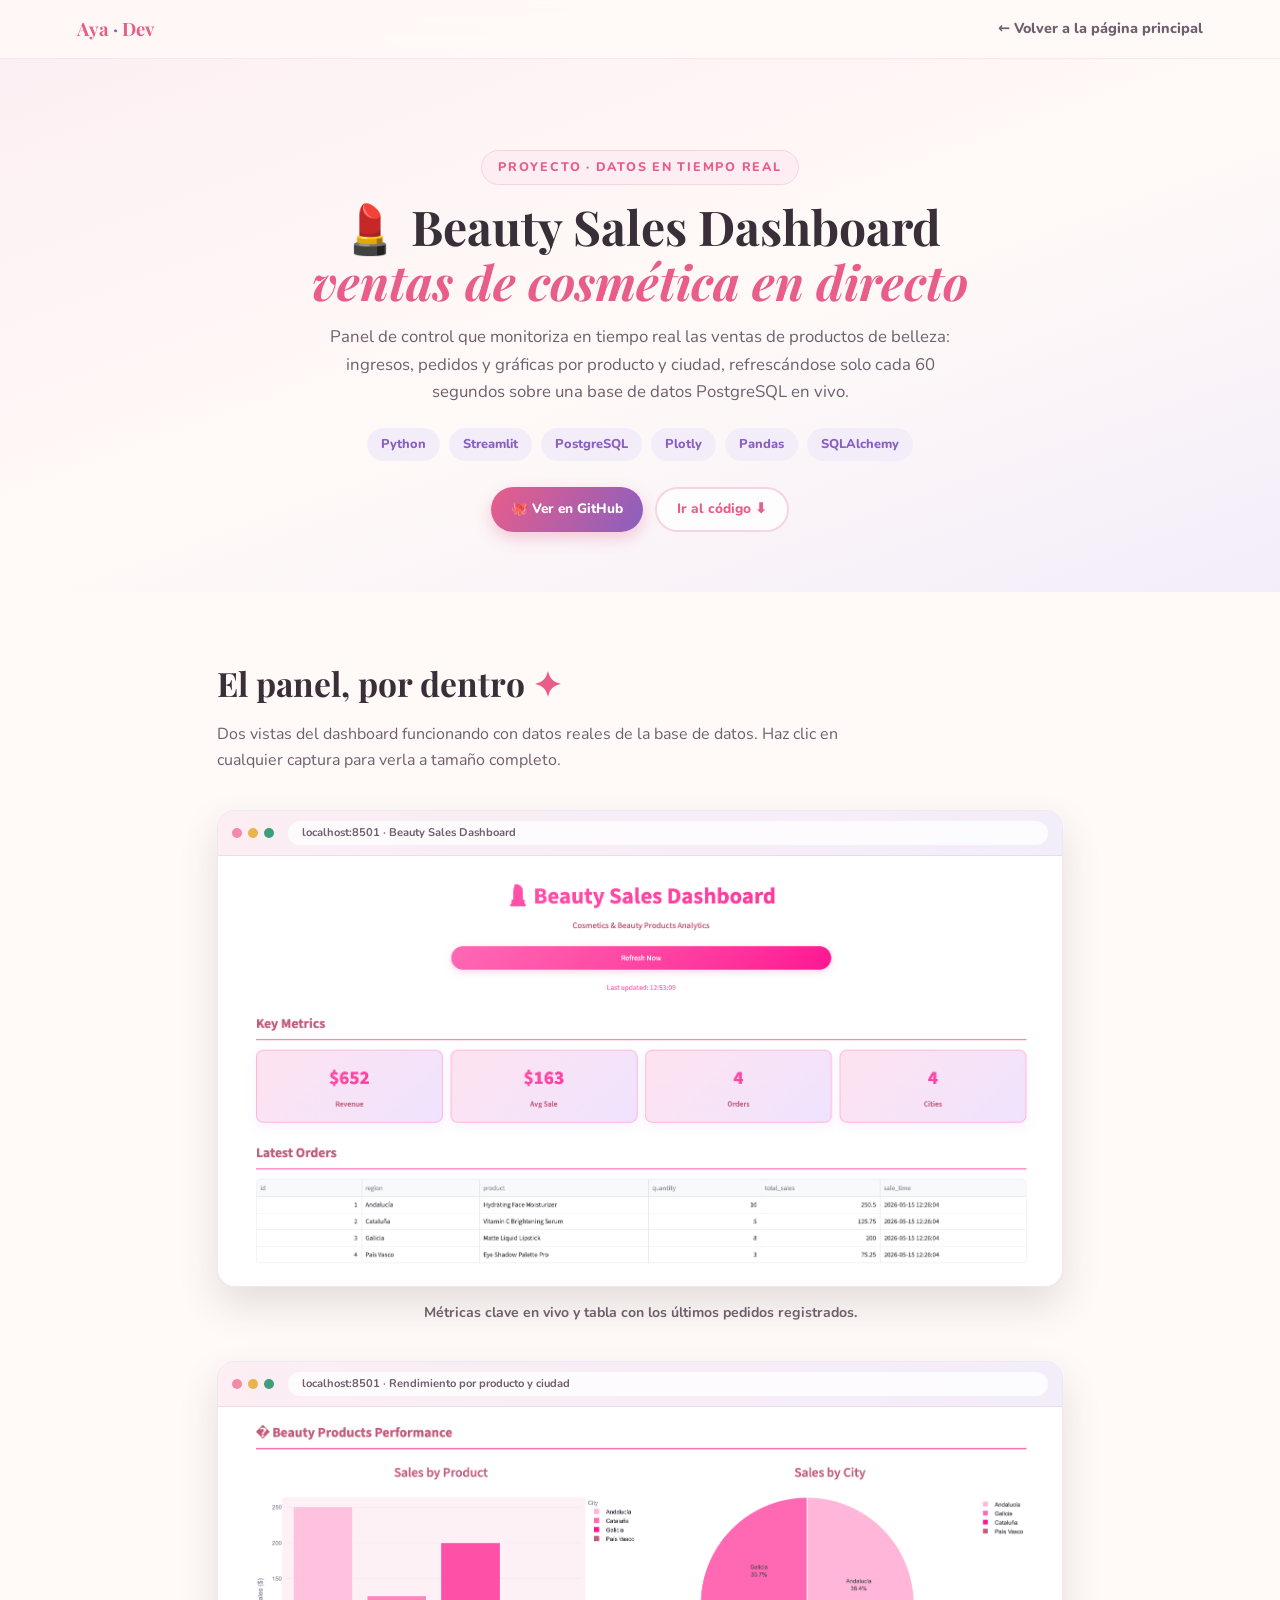
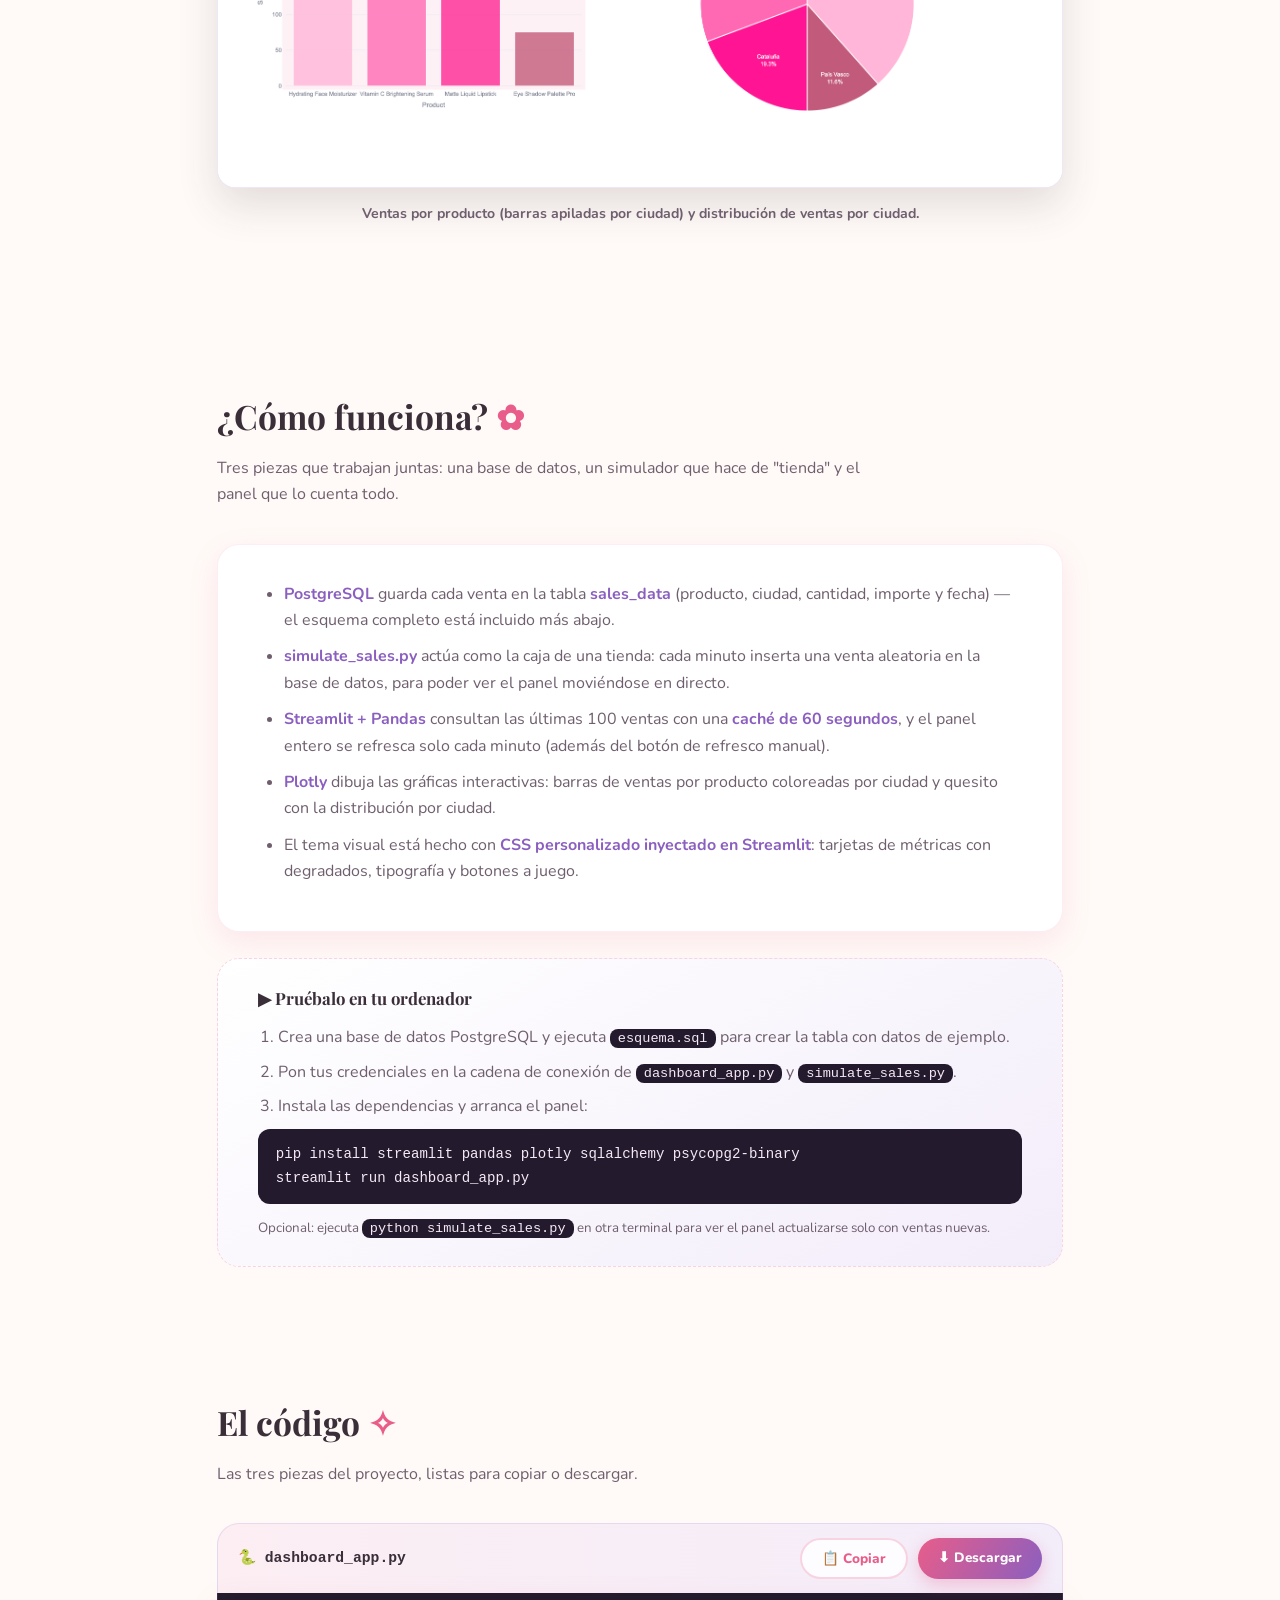
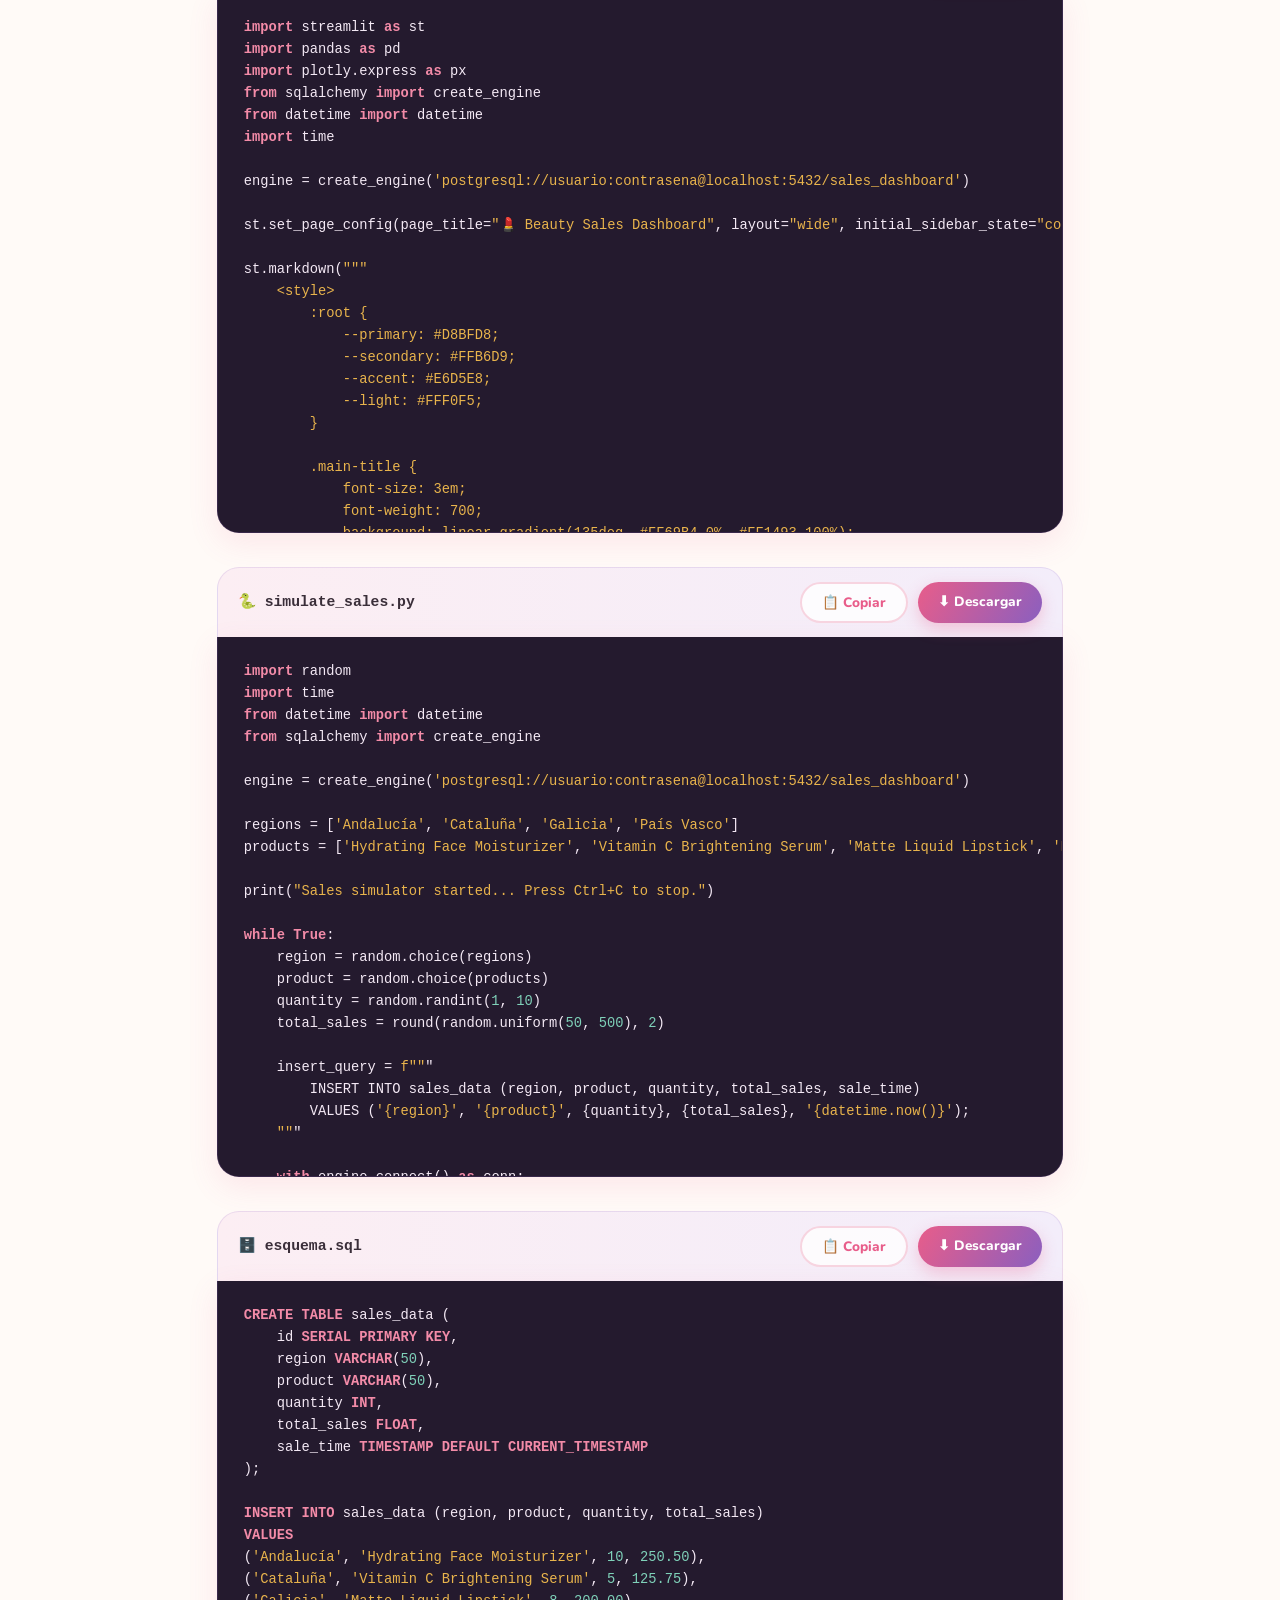
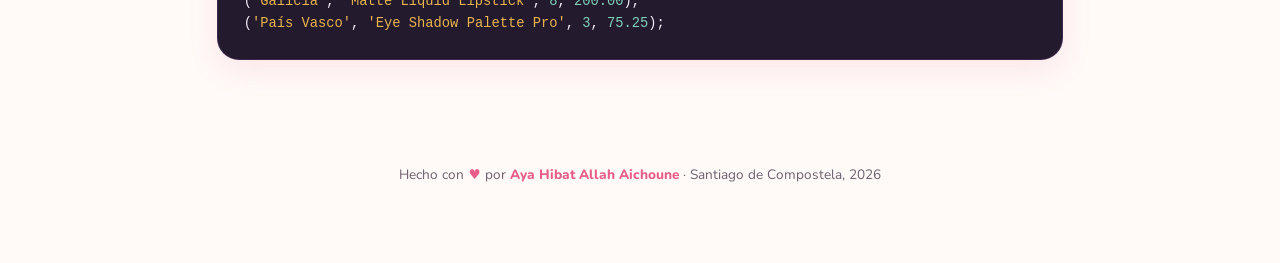
<file: demos/dashboard-ventas/index.html>
<!DOCTYPE html>
<html lang="es">
<head>
<meta charset="UTF-8">
<meta name="viewport" content="width=device-width, initial-scale=1.0">
<title>Beauty Sales Dashboard · Panel de ventas en tiempo real — Aya Hibat Allah Aichoune</title>
<meta name="description" content="Beauty Sales Dashboard: panel de ventas de cosmética en tiempo real con Python, Streamlit, PostgreSQL y Plotly. Proyecto de Aya Hibat Allah Aichoune.">
<link rel="preconnect" href="https://fonts.googleapis.com">
<link rel="preconnect" href="https://fonts.gstatic.com" crossorigin>
<link href="https://fonts.googleapis.com/css2?family=Playfair+Display:ital,wght@0,600;0,700;1,600&family=Nunito:wght@400;600;700;800&display=swap" rel="stylesheet">
<style>
  :root{
    --rosa:#e85d8a;
    --rosa-suave:#fceef3;
    --rosa-medio:#f7d4e0;
    --lila:#8b5fbf;
    --lila-suave:#f3edfa;
    --tinta:#3a2e39;
    --tinta-suave:#6f5f6e;
    --crema:#fffaf7;
    --blanco:#ffffff;
    --dorado:#e9b44c;
    --verde:#3e9e7c;
    --sombra:0 10px 30px rgba(232,93,138,.12);
    --radio:22px;
  }
  *{margin:0;padding:0;box-sizing:border-box}
  html{scroll-behavior:smooth}
  body{
    font-family:'Nunito',system-ui,sans-serif;
    background:var(--crema);
    color:var(--tinta);
    line-height:1.65;
    overflow-x:hidden;
  }
  h1,h2,h3{font-family:'Playfair Display',Georgia,serif}
  ::selection{background:var(--rosa-medio)}

  nav{
    position:fixed;top:0;left:0;right:0;z-index:100;
    display:flex;align-items:center;justify-content:space-between;
    padding:14px 6vw;
    background:rgba(255,250,247,.85);
    backdrop-filter:blur(12px);
    border-bottom:1px solid rgba(232,93,138,.12);
  }
  nav .logo{font-family:'Playfair Display',serif;font-weight:700;font-size:1.15rem;color:var(--rosa);text-decoration:none}
  nav .logo span{color:var(--lila)}
  nav .volver{
    color:var(--tinta-suave);text-decoration:none;font-weight:800;font-size:.9rem;
    display:inline-flex;align-items:center;gap:6px;transition:color .25s;
  }
  nav .volver:hover{color:var(--rosa)}

  header{
    padding:150px 6vw 60px;
    text-align:center;
    background:linear-gradient(160deg,var(--rosa-suave) 0%,var(--crema) 55%,var(--lila-suave) 100%);
  }
  .etiqueta{
    display:inline-block;background:var(--rosa-suave);color:var(--rosa);
    font-weight:800;font-size:.78rem;letter-spacing:.14em;text-transform:uppercase;
    padding:6px 16px;border-radius:999px;margin-bottom:14px;
    border:1px solid var(--rosa-medio);
  }
  header h1{font-size:clamp(1.9rem,4.6vw,3rem);line-height:1.15;margin-bottom:14px}
  header h1 em{font-style:italic;color:var(--rosa)}
  header p{max-width:660px;margin:0 auto;color:var(--tinta-suave);font-size:1.05rem}
  .tecnologias{display:flex;flex-wrap:wrap;gap:9px;justify-content:center;margin-top:22px}
  .tecnologias span{
    background:var(--lila-suave);color:var(--lila);
    font-size:.8rem;font-weight:800;padding:6px 14px;border-radius:999px;
  }
  .hero-botones{display:flex;gap:12px;justify-content:center;flex-wrap:wrap;margin-top:26px}

  section{padding:64px 6vw;max-width:1000px;margin:0 auto}
  section h2{font-size:clamp(1.5rem,3vw,2.1rem);margin-bottom:10px}
  section h2 .deco{color:var(--rosa)}
  .intro-seccion{color:var(--tinta-suave);max-width:660px;margin-bottom:36px}

  .captura-panel{
    border-radius:18px;overflow:hidden;
    border:1px solid rgba(139,95,191,.15);
    box-shadow:0 18px 40px rgba(58,46,57,.14);
    background:var(--blanco);
    margin-bottom:14px;
    display:block;text-decoration:none;
    transition:transform .3s,box-shadow .3s;
  }
  .captura-panel:hover{transform:translateY(-4px);box-shadow:0 24px 50px rgba(58,46,57,.2)}
  .captura-panel .barra{
    display:flex;align-items:center;gap:6px;
    background:linear-gradient(90deg,var(--rosa-suave),var(--lila-suave));
    padding:10px 14px;border-bottom:1px solid rgba(139,95,191,.12);
  }
  .captura-panel .barra .punto{width:10px;height:10px;border-radius:50%}
  .captura-panel .barra .punto:nth-child(1){background:#f38ba8}
  .captura-panel .barra .punto:nth-child(2){background:#e9b44c}
  .captura-panel .barra .punto:nth-child(3){background:#3e9e7c}
  .captura-panel .barra .url{
    flex:1;margin-left:8px;background:rgba(255,255,255,.75);
    border-radius:999px;padding:3px 14px;
    font-size:.7rem;font-weight:700;color:var(--tinta-suave);
    white-space:nowrap;overflow:hidden;text-overflow:ellipsis;
  }
  .captura-panel img{width:100%;display:block}
  .pie-captura{text-align:center;color:var(--tinta-suave);font-size:.88rem;font-weight:700;margin-bottom:36px}

  .como{
    background:var(--blanco);border-radius:var(--radio);
    padding:36px clamp(22px,4.5vw,46px);
    box-shadow:var(--sombra);border:1px solid rgba(232,93,138,.1);
  }
  .como ul{margin-left:20px;color:var(--tinta-suave)}
  .como ul li{margin-bottom:10px}
  .como strong{color:var(--lila)}

  .ejecutar{
    margin-top:26px;
    background:linear-gradient(150deg,#fff,var(--lila-suave));
    border:1px dashed var(--rosa-medio);border-radius:var(--radio);
    padding:26px clamp(22px,4.5vw,40px);
  }
  .ejecutar h3{font-size:1.05rem;margin-bottom:12px}
  .ejecutar ol{margin-left:20px;color:var(--tinta-suave)}
  .ejecutar ol li{margin-bottom:8px}
  .ejecutar code{
    background:#241a2e;color:#f4e9f5;
    font-family:Consolas,'Courier New',monospace;font-size:.85rem;
    border-radius:8px;padding:2px 8px;
  }
  .ejecutar pre{
    background:#241a2e;color:#f4e9f5;
    font-family:Consolas,'Courier New',monospace;font-size:.88rem;
    border-radius:12px;padding:14px 18px;margin:10px 0;
    overflow-x:auto;white-space:pre;
  }
  .ejecutar small{color:var(--tinta-suave)}

  .barra-codigo{
    display:flex;align-items:center;justify-content:space-between;gap:12px;flex-wrap:wrap;
    background:linear-gradient(90deg,var(--rosa-suave),var(--lila-suave));
    border:1px solid rgba(139,95,191,.15);border-bottom:none;
    border-radius:var(--radio) var(--radio) 0 0;
    padding:14px 20px;
    margin-top:34px;
  }
  .barra-codigo .nombre{
    font-family:Consolas,'Courier New',monospace;font-weight:700;
    color:var(--tinta);font-size:.92rem;
    display:inline-flex;align-items:center;gap:8px;
  }
  .barra-codigo .acciones{display:flex;gap:10px;flex-wrap:wrap}
  .btn{
    display:inline-flex;align-items:center;gap:7px;
    padding:9px 20px;border-radius:999px;border:none;cursor:pointer;
    font-family:'Nunito',sans-serif;font-weight:800;font-size:.85rem;text-decoration:none;
    transition:transform .25s,box-shadow .25s;
  }
  .btn:hover{transform:translateY(-2px)}
  .btn-rosa{background:linear-gradient(120deg,var(--rosa),var(--lila));color:#fff;box-shadow:0 6px 16px rgba(232,93,138,.3)}
  .btn-borde{border:2px solid var(--rosa-medio);color:var(--rosa);background:rgba(255,255,255,.8)}
  .btn-borde:hover{border-color:var(--rosa)}

  .panel-codigo{
    background:#241a2e;
    border-radius:0 0 var(--radio) var(--radio);
    border:1px solid rgba(139,95,191,.2);border-top:none;
    box-shadow:var(--sombra);
    overflow:auto;max-height:60vh;
  }
  .panel-codigo pre{
    margin:0;padding:24px 26px;
    font-family:Consolas,'Courier New',monospace;
    font-size:.86rem;line-height:1.6;
    color:#f4e9f5;
    white-space:pre;min-width:max-content;
  }
  .kw{color:#f38ba8;font-weight:700}
  .str{color:#e9b44c}
  .com{color:#8a7a95;font-style:italic}
  .num{color:#7fd1b9}

  footer{text-align:center;padding:40px 6vw 46px;color:var(--tinta-suave);font-size:.85rem}
  footer .corazon{color:var(--rosa)}
  footer a{color:var(--rosa);font-weight:800;text-decoration:none}
</style>
</head>
<body>

<nav>
  <a class="logo" href="../../index.html">Aya <span>·</span> Dev</a>
  <a class="volver" href="../../index.html#apps">← Volver a la página principal</a>
</nav>

<header>
  <span class="etiqueta">Proyecto · Datos en tiempo real</span>
  <h1>💄 Beauty Sales Dashboard<br><em>ventas de cosmética en directo</em></h1>
  <p>Panel de control que monitoriza en tiempo real las ventas de productos de belleza: ingresos, pedidos y gráficas por producto y ciudad, refrescándose solo cada 60 segundos sobre una base de datos PostgreSQL en vivo.</p>
  <div class="tecnologias">
    <span>Python</span><span>Streamlit</span><span>PostgreSQL</span><span>Plotly</span><span>Pandas</span><span>SQLAlchemy</span>
  </div>
  <div class="hero-botones">
    <a class="btn btn-rosa" href="https://github.com/Aya-Hibat-Allah-Aichoune/Dashboard_live_sales" target="_blank" rel="noopener">🐙 Ver en GitHub</a>
    <a class="btn btn-borde" href="#codigo">Ir al código ⬇</a>
  </div>
</header>

<section>
  <h2>El panel, por dentro <span class="deco">✦</span></h2>
  <p class="intro-seccion">Dos vistas del dashboard funcionando con datos reales de la base de datos. Haz clic en cualquier captura para verla a tamaño completo.</p>

  <a class="captura-panel" href="capturas/dashboard-1.png" target="_blank" rel="noopener">
    <div class="barra">
      <span class="punto"></span><span class="punto"></span><span class="punto"></span>
      <span class="url">localhost:8501 · Beauty Sales Dashboard</span>
    </div>
    <img src="capturas/dashboard-1.png" alt="Vista principal del dashboard: métricas de ingresos, venta media, pedidos y ciudades, con la tabla de últimos pedidos">
  </a>
  <p class="pie-captura">Métricas clave en vivo y tabla con los últimos pedidos registrados.</p>

  <a class="captura-panel" href="capturas/dashboard-2.png" target="_blank" rel="noopener">
    <div class="barra">
      <span class="punto"></span><span class="punto"></span><span class="punto"></span>
      <span class="url">localhost:8501 · Rendimiento por producto y ciudad</span>
    </div>
    <img src="capturas/dashboard-2.png" alt="Gráficas del dashboard: barras de ventas por producto y gráfico circular de ventas por ciudad">
  </a>
  <p class="pie-captura">Ventas por producto (barras apiladas por ciudad) y distribución de ventas por ciudad.</p>
</section>

<section>
  <h2>¿Cómo funciona? <span class="deco">✿</span></h2>
  <p class="intro-seccion">Tres piezas que trabajan juntas: una base de datos, un simulador que hace de "tienda" y el panel que lo cuenta todo.</p>
  <div class="como">
    <ul>
      <li><strong>PostgreSQL</strong> guarda cada venta en la tabla <strong>sales_data</strong> (producto, ciudad, cantidad, importe y fecha) — el esquema completo está incluido más abajo.</li>
      <li><strong>simulate_sales.py</strong> actúa como la caja de una tienda: cada minuto inserta una venta aleatoria en la base de datos, para poder ver el panel moviéndose en directo.</li>
      <li><strong>Streamlit + Pandas</strong> consultan las últimas 100 ventas con una <strong>caché de 60 segundos</strong>, y el panel entero se refresca solo cada minuto (además del botón de refresco manual).</li>
      <li><strong>Plotly</strong> dibuja las gráficas interactivas: barras de ventas por producto coloreadas por ciudad y quesito con la distribución por ciudad.</li>
      <li>El tema visual está hecho con <strong>CSS personalizado inyectado en Streamlit</strong>: tarjetas de métricas con degradados, tipografía y botones a juego.</li>
    </ul>
  </div>
  <div class="ejecutar">
    <h3>▶ Pruébalo en tu ordenador</h3>
    <ol>
      <li>Crea una base de datos PostgreSQL y ejecuta <code>esquema.sql</code> para crear la tabla con datos de ejemplo.</li>
      <li>Pon tus credenciales en la cadena de conexión de <code>dashboard_app.py</code> y <code>simulate_sales.py</code>.</li>
      <li>Instala las dependencias y arranca el panel:</li>
    </ol>
    <pre>pip install streamlit pandas plotly sqlalchemy psycopg2-binary
streamlit run dashboard_app.py</pre>
    <small>Opcional: ejecuta <code>python simulate_sales.py</code> en otra terminal para ver el panel actualizarse solo con ventas nuevas.</small>
  </div>
</section>

<section id="codigo">
  <h2>El código <span class="deco">✧</span></h2>
  <p class="intro-seccion">Las tres piezas del proyecto, listas para copiar o descargar.</p>

  <div class="barra-codigo">
    <span class="nombre">🐍 dashboard_app.py</span>
    <div class="acciones">
      <button class="btn btn-borde btn-copiar" data-fuente="fuente-app">📋 Copiar</button>
      <a class="btn btn-rosa" href="dashboard_app.py" download="dashboard_app.py">⬇ Descargar</a>
    </div>
  </div>
  <div class="panel-codigo">
    <pre><code id="codigo-app"></code></pre>
  </div>

  <div class="barra-codigo">
    <span class="nombre">🐍 simulate_sales.py</span>
    <div class="acciones">
      <button class="btn btn-borde btn-copiar" data-fuente="fuente-sim">📋 Copiar</button>
      <a class="btn btn-rosa" href="simulate_sales.py" download="simulate_sales.py">⬇ Descargar</a>
    </div>
  </div>
  <div class="panel-codigo">
    <pre><code id="codigo-sim"></code></pre>
  </div>

  <div class="barra-codigo">
    <span class="nombre">🗄️ esquema.sql</span>
    <div class="acciones">
      <button class="btn btn-borde btn-copiar" data-fuente="fuente-sql">📋 Copiar</button>
      <a class="btn btn-rosa" href="esquema.sql" download="esquema.sql">⬇ Descargar</a>
    </div>
  </div>
  <div class="panel-codigo">
    <pre><code id="codigo-sql"></code></pre>
  </div>
</section>

<footer>
  Hecho con <span class="corazon">♥</span> por <a href="../../index.html">Aya Hibat Allah Aichoune</a> · Santiago de Compostela, 2026
</footer>

<script type="text/x-python" id="fuente-app">
import streamlit as st
import pandas as pd
import plotly.express as px
from sqlalchemy import create_engine
from datetime import datetime
import time

engine = create_engine('postgresql://usuario:contrasena@localhost:5432/sales_dashboard')

st.set_page_config(page_title="💄 Beauty Sales Dashboard", layout="wide", initial_sidebar_state="collapsed")

st.markdown("""
    <style>
        :root {
            --primary: #D8BFD8;
            --secondary: #FFB6D9;
            --accent: #E6D5E8;
            --light: #FFF0F5;
        }

        .main-title {
            font-size: 3em;
            font-weight: 700;
            background: linear-gradient(135deg, #FF69B4 0%, #FF1493 100%);
            -webkit-background-clip: text;
            -webkit-text-fill-color: transparent;
            background-clip: text;
            text-align: center;
            margin-bottom: 10px;
        }

        .subtitle {
            text-align: center;
            color: #C25A7B;
            font-size: 1.1em;
            font-weight: 500;
            margin-bottom: 30px;
        }

        .metric-card {
            background: linear-gradient(135deg, #FFE4F0 0%, #F0E4FF 100%);
            padding: 25px;
            border-radius: 15px;
            border: 2px solid #FFB6D9;
            box-shadow: 0 8px 20px rgba(216, 165, 255, 0.15);
            text-align: center;
        }

        .metric-value {
            font-size: 2.5em;
            font-weight: 800;
            background: linear-gradient(135deg, #FF69B4 0%, #FF1493 100%);
            -webkit-background-clip: text;
            -webkit-text-fill-color: transparent;
            background-clip: text;
        }

        .metric-label {
            font-size: 1em;
            color: #C25A7B;
            font-weight: 600;
            margin-top: 10px;
        }

        .stButton > button {
            background: linear-gradient(135deg, #FF69B4 0%, #FF1493 100%);
            color: white;
            border: none;
            padding: 12px 30px;
            border-radius: 25px;
            font-weight: 600;
            font-size: 1em;
            box-shadow: 0 4px 15px rgba(255, 105, 180, 0.3);
            transition: all 0.3s ease;
        }

        .stButton > button:hover {
            transform: translateY(-2px);
            box-shadow: 0 6px 20px rgba(255, 105, 180, 0.4);
        }

        .subheader-modern {
            font-size: 1.8em;
            font-weight: 700;
            color: #C25A7B;
            margin-top: 40px;
            margin-bottom: 20px;
            padding-bottom: 10px;
            border-bottom: 3px solid #FF69B4;
        }

        .refresh-info {
            text-align: center;
            color: #FF69B4;
            font-size: 0.95em;
            font-weight: 500;
            margin-top: 10px;
        }
    </style>
""", unsafe_allow_html=True)

st.markdown('<div class="main-title">💄 Beauty Sales Dashboard</div>', unsafe_allow_html=True)
st.markdown('<div class="subtitle">Cosmetics & Beauty Products Analytics</div>', unsafe_allow_html=True)

if 'last_refresh' not in st.session_state:
    st.session_state['last_refresh'] = datetime.now()

col1, col2, col3 = st.columns([1, 2, 1])
with col2:
    if st.button(" Refresh Now", use_container_width=True):
        st.session_state['last_refresh'] = datetime.now()

st.markdown(f'<div class="refresh-info">Last updated: {st.session_state["last_refresh"].strftime("%H:%M:%S")}</div>', unsafe_allow_html=True)


@st.cache_data(ttl=60)
def load_data():
    query = "SELECT * FROM sales_data ORDER BY sale_time DESC LIMIT 100;"
    df = pd.read_sql(query, engine)
    return df

df = load_data()

st.markdown('<div class="subheader-modern"> Key Metrics</div>', unsafe_allow_html=True)

col1, col2, col3, col4 = st.columns(4)

with col1:
    total_sales = df['total_sales'].sum()
    st.markdown(f"""
        <div class="metric-card">
            <div class="metric-value">${total_sales:,.0f}</div>
            <div class="metric-label">Revenue</div>
        </div>
    """, unsafe_allow_html=True)

with col2:
    avg_sales = df['total_sales'].mean()
    st.markdown(f"""
        <div class="metric-card">
            <div class="metric-value">${avg_sales:,.0f}</div>
            <div class="metric-label"> Avg Sale</div>
        </div>
    """, unsafe_allow_html=True)

with col3:
    num_transactions = len(df)
    st.markdown(f"""
        <div class="metric-card">
            <div class="metric-value">{num_transactions}</div>
            <div class="metric-label"> Orders</div>
        </div>
    """, unsafe_allow_html=True)

with col4:
    num_regions = df['region'].nunique()
    st.markdown(f"""
        <div class="metric-card">
            <div class="metric-value">{num_regions}</div>
            <div class="metric-label"> Cities</div>
        </div>
    """, unsafe_allow_html=True)

st.markdown('<div class="subheader-modern"> Latest Orders</div>', unsafe_allow_html=True)
st.dataframe(df, use_container_width=True, hide_index=True)

st.markdown('<div class="subheader-modern">💄 Beauty Products Performance</div>', unsafe_allow_html=True)

chart_col1, chart_col2 = st.columns(2)

with chart_col1:
    st.markdown('<div style="text-align: center; margin-bottom: 20px;"><h3 style="color: #C25A7B;"> Sales by Product</h3></div>', unsafe_allow_html=True)
    fig = px.bar(
        df,
        x='product',
        y='total_sales',
        color='region',
        color_discrete_sequence=['#FFB6D9', '#FF69B4', '#FF1493', '#C25A7B', '#FFE4F0'],
        title="",
        labels={'total_sales': 'Sales ($)', 'product': 'Product', 'region': 'City'}
    )
    fig.update_layout(
        plot_bgcolor='#FFF0F5',
        paper_bgcolor='#FFFFFF',
        font=dict(family="Arial, sans-serif", color="#C25A7B", size=12),
        hovermode='x unified',
        margin=dict(l=0, r=0, t=0, b=0)
    )
    fig.update_traces(marker=dict(opacity=0.8, line=dict(width=1, color='white')))
    st.plotly_chart(fig, use_container_width=True)

with chart_col2:
    st.markdown('<div style="text-align: center; margin-bottom: 20px;"><h3 style="color: #C25A7B;"> Sales by City</h3></div>', unsafe_allow_html=True)
    region_data = df.groupby("region")["total_sales"].sum().reset_index()
    fig2 = px.pie(
        region_data,
        values="total_sales",
        names="region",
        color_discrete_sequence=['#FFB6D9', '#FF69B4', '#FF1493', '#C25A7B', '#FFE4F0', '#D8BFD8'],
        title=""
    )
    fig2.update_layout(
        paper_bgcolor='#FFFFFF',
        font=dict(family="Arial, sans-serif", color="#C25A7B", size=12),
        margin=dict(l=0, r=0, t=0, b=0)
    )
    fig2.update_traces(textposition='inside', textinfo='percent+label', marker=dict(line=dict(color='white', width=2)))
    st.plotly_chart(fig2, use_container_width=True)


time.sleep(60)
st.rerun()
</script>

<script type="text/x-python" id="fuente-sim">
import random
import time
from datetime import datetime
from sqlalchemy import create_engine

engine = create_engine('postgresql://usuario:contrasena@localhost:5432/sales_dashboard')

regions = ['Andalucía', 'Cataluña', 'Galicia', 'País Vasco']
products = ['Hydrating Face Moisturizer', 'Vitamin C Brightening Serum', 'Matte Liquid Lipstick', 'Eye Shadow Palette Pro']

print("Sales simulator started... Press Ctrl+C to stop.")

while True:
    region = random.choice(regions)
    product = random.choice(products)
    quantity = random.randint(1, 10)
    total_sales = round(random.uniform(50, 500), 2)

    insert_query = f"""
        INSERT INTO sales_data (region, product, quantity, total_sales, sale_time)
        VALUES ('{region}', '{product}', {quantity}, {total_sales}, '{datetime.now()}');
    """

    with engine.connect() as conn:
        conn.execute(insert_query)
        print(f"Inserted: {region}, {product}, {quantity}, ${total_sales}")

    time.sleep(60)
</script>

<script type="text/x-sql" id="fuente-sql">
CREATE TABLE sales_data (
    id SERIAL PRIMARY KEY,
    region VARCHAR(50),
    product VARCHAR(50),
    quantity INT,
    total_sales FLOAT,
    sale_time TIMESTAMP DEFAULT CURRENT_TIMESTAMP
);

INSERT INTO sales_data (region, product, quantity, total_sales)
VALUES
('Andalucía', 'Hydrating Face Moisturizer', 10, 250.50),
('Cataluña', 'Vitamin C Brightening Serum', 5, 125.75),
('Galicia', 'Matte Liquid Lipstick', 8, 200.00),
('País Vasco', 'Eye Shadow Palette Pro', 3, 75.25);
</script>

<script>
  const CLAVES_PY = new Set(['def','class','import','from','as','if','elif','else','while','for','in','not','and','or','return','break','continue','with','pass','True','False','None','try','except','finally','lambda','yield','is','global','nonlocal']);
  const CLAVES_SQL = new Set(['CREATE','TABLE','INSERT','INTO','VALUES','SERIAL','PRIMARY','KEY','VARCHAR','INT','FLOAT','TIMESTAMP','DEFAULT','CURRENT_TIMESTAMP','SELECT','FROM','ORDER','BY','DESC','LIMIT']);
  function escapar(s){return s.replace(/&/g,'&amp;').replace(/</g,'&lt;').replace(/>/g,'&gt;')}
  function resaltar(codigo, claves){
    const re = /("""[\s\S]*?"""|'''[\s\S]*?'''|f?"(?:\\.|[^"\\\n])*"|f?'(?:\\.|[^'\\\n])*')|(#[^\n]*|--[^\n]*)|\b(\d+(?:\.\d+)?)\b|\b([A-Za-z_]\w*)\b|([\s\S])/g;
    let out = '', m;
    while((m = re.exec(codigo)) !== null){
      if(m[1]) out += '<span class="str">' + escapar(m[1]) + '</span>';
      else if(m[2]) out += '<span class="com">' + escapar(m[2]) + '</span>';
      else if(m[3]) out += '<span class="num">' + m[3] + '</span>';
      else if(m[4]) out += claves.has(m[4]) ? '<span class="kw">' + m[4] + '</span>' : escapar(m[4]);
      else out += escapar(m[5]);
    }
    return out;
  }
  function limpiar(id){
    return document.getElementById(id).textContent.replace(/^\n/, '').replace(/\n\s*$/, '\n');
  }

  const fuentes = {
    'fuente-app': { destino: 'codigo-app', claves: CLAVES_PY },
    'fuente-sim': { destino: 'codigo-sim', claves: CLAVES_PY },
    'fuente-sql': { destino: 'codigo-sql', claves: CLAVES_SQL }
  };
  const textos = {};
  for (const [idFuente, cfg] of Object.entries(fuentes)) {
    textos[idFuente] = limpiar(idFuente);
    document.getElementById(cfg.destino).innerHTML = resaltar(textos[idFuente], cfg.claves);
  }

  document.querySelectorAll('.btn-copiar').forEach(btn => {
    btn.addEventListener('click', () => {
      const texto = textos[btn.dataset.fuente] || '';
      navigator.clipboard.writeText(texto).then(() => {
        btn.textContent = '✓ ¡Copiado!';
        setTimeout(() => { btn.textContent = '📋 Copiar'; }, 1800);
      }).catch(() => {
        btn.textContent = 'Usa Ctrl+C sobre el código';
        setTimeout(() => { btn.textContent = '📋 Copiar'; }, 2500);
      });
    });
  });
</script>
</body>
</html>
</file>
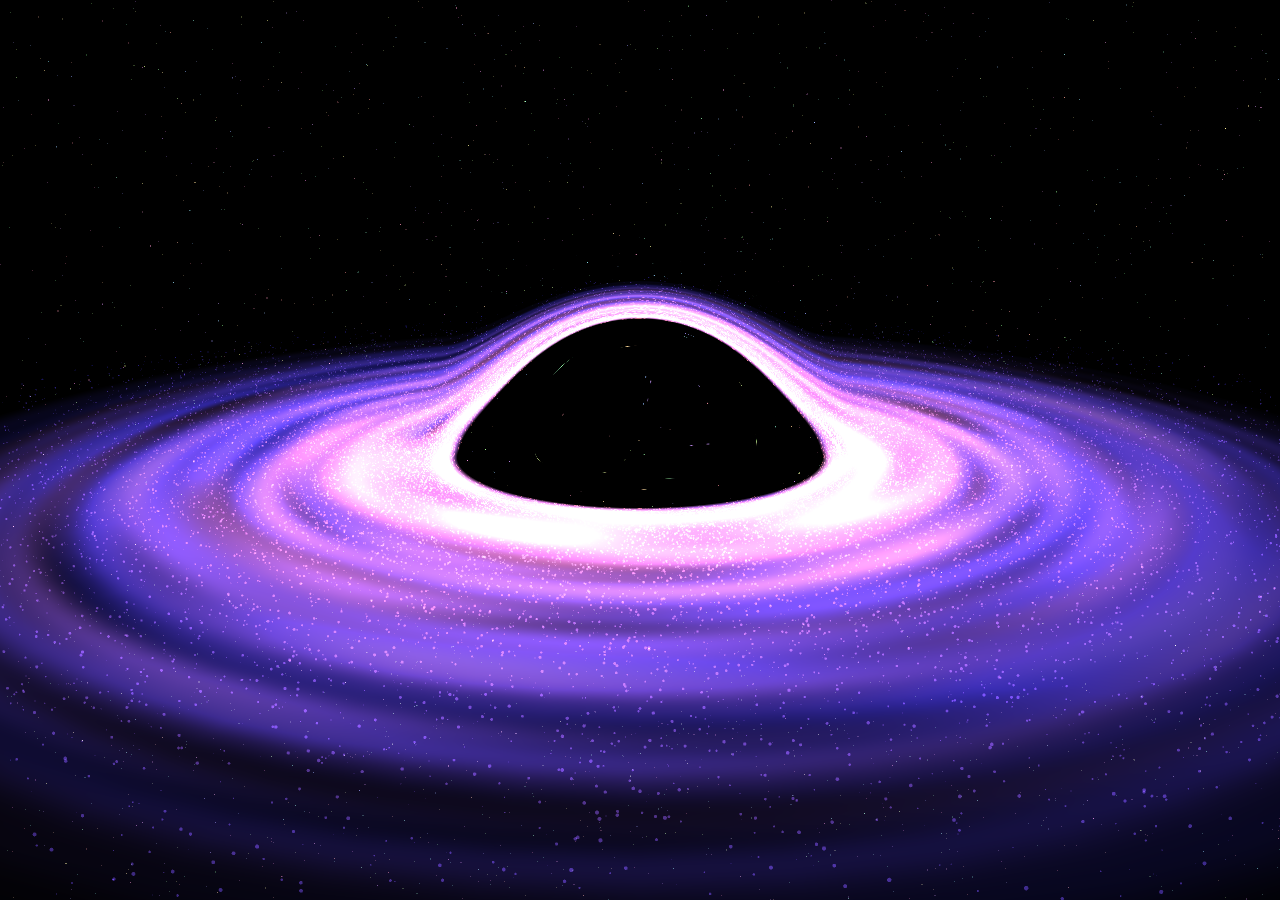
<file: demos/galaxia/index.html>
<!DOCTYPE html>
<html lang="es">
<head>
  <meta charset="UTF-8">
  <meta name="viewport" content="width=device-width, initial-scale=1.0">
  <title>Galaxia Interactiva 3D</title>
  <link rel="stylesheet" href="./style.css">
</head>
<body>
  <div class="experience"></div>
  <script src="./script.js"></script>
</body>
</html>
</file>
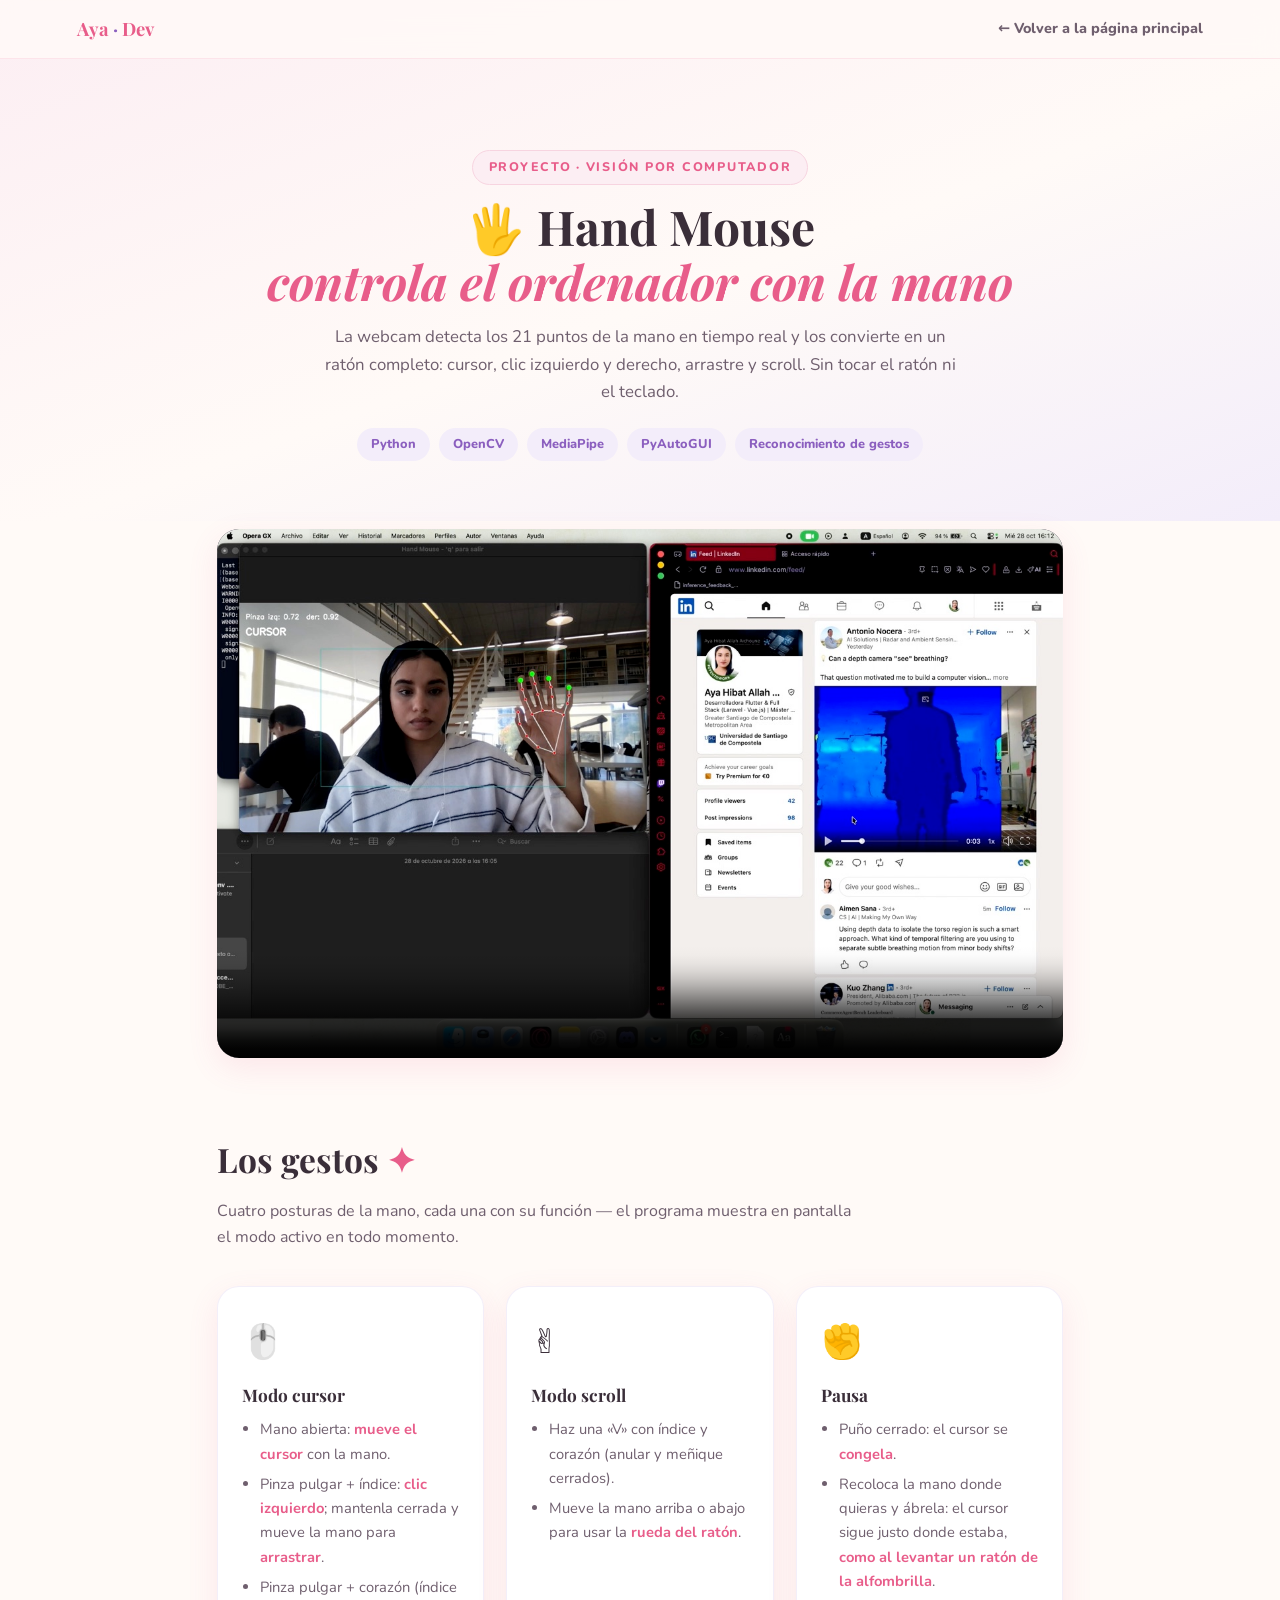
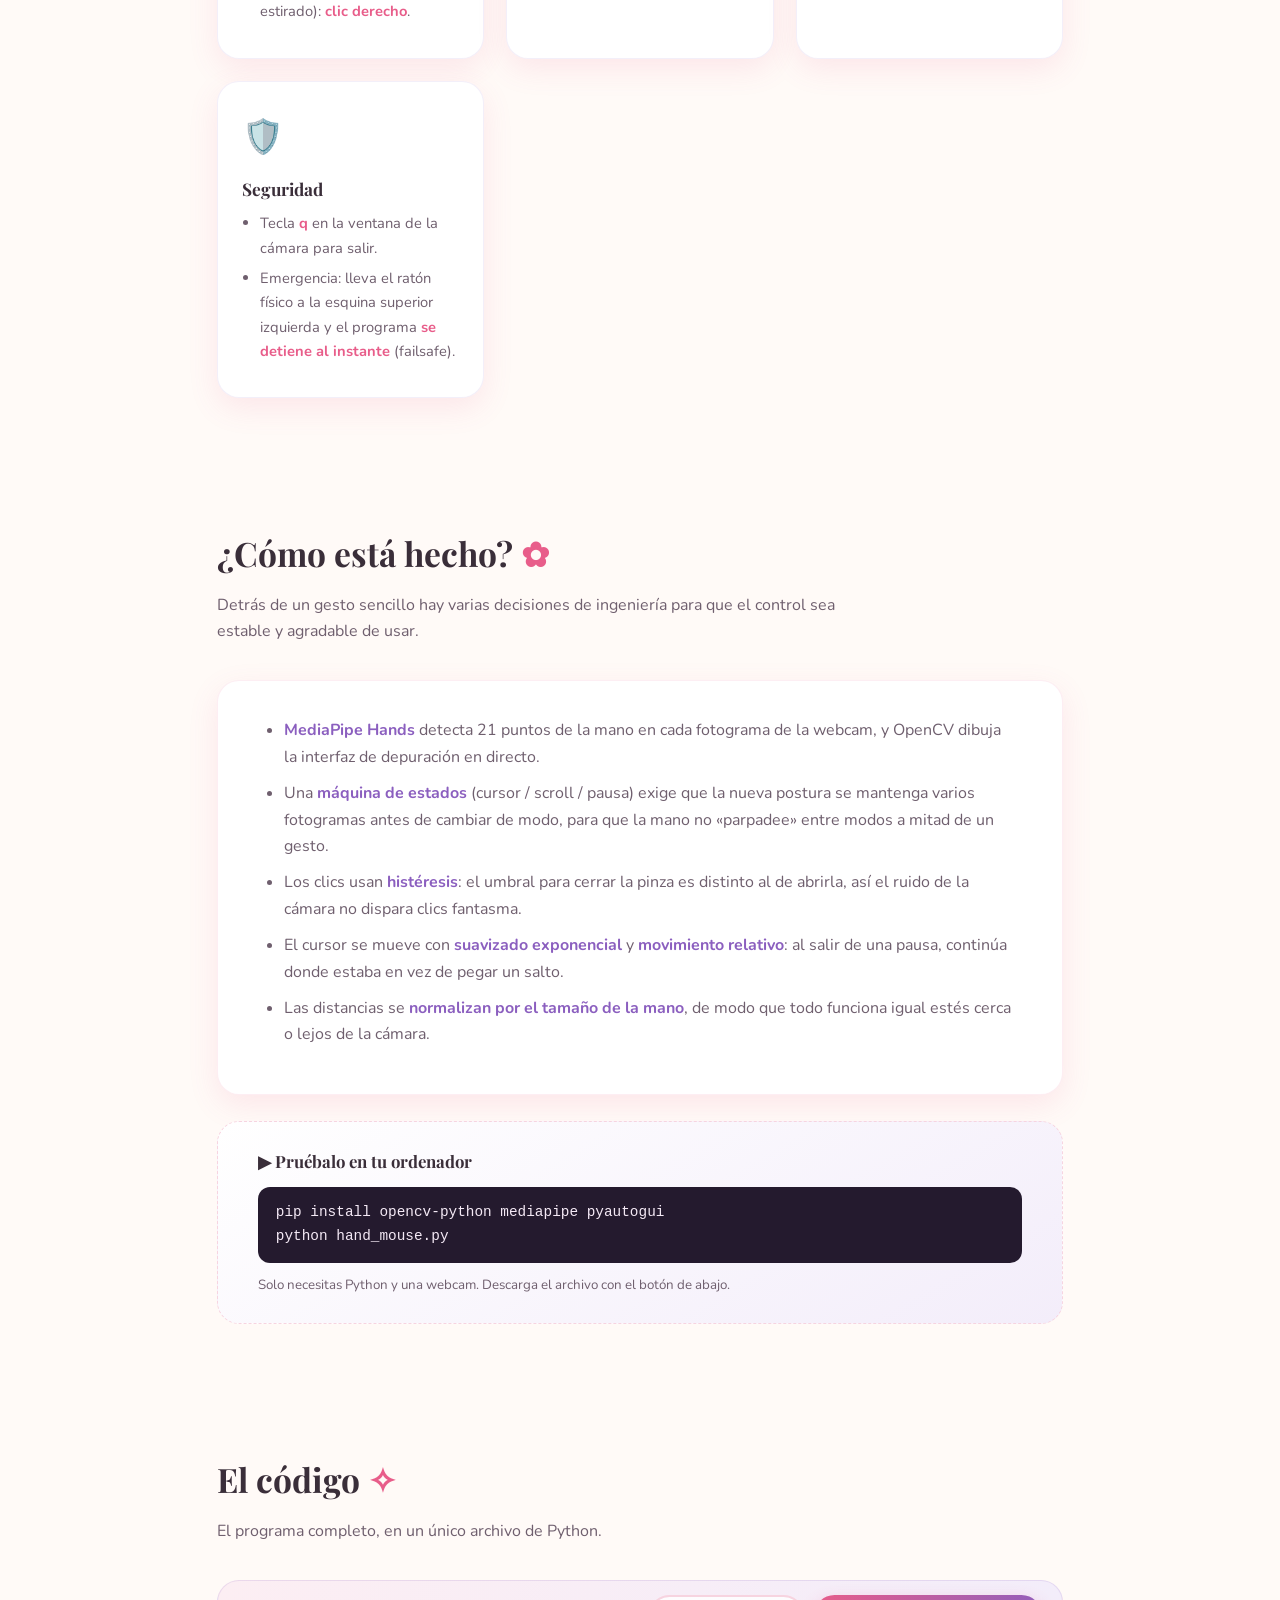
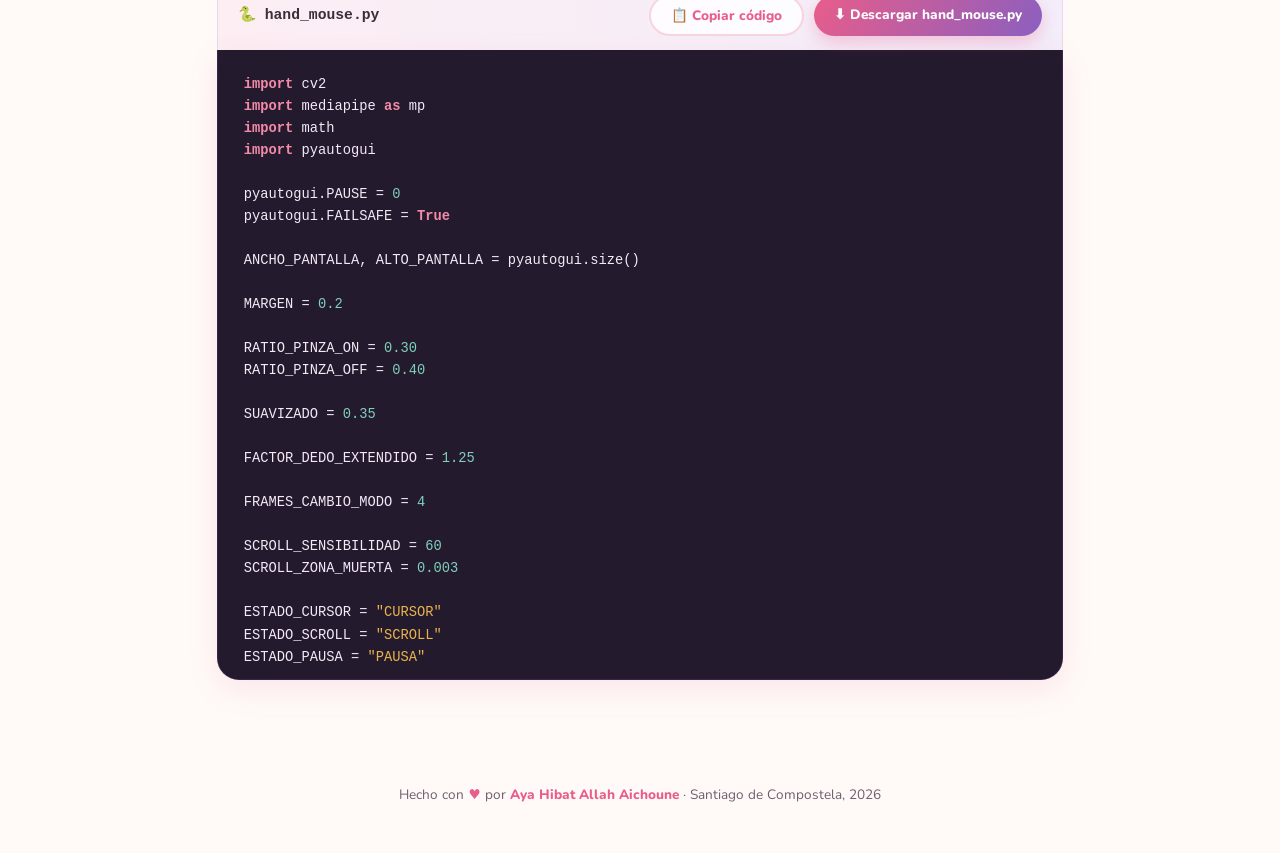
<file: demos/hand-mouse/index.html>
<!DOCTYPE html>
<html lang="es">
<head>
<meta charset="UTF-8">
<meta name="viewport" content="width=device-width, initial-scale=1.0">
<title>Hand Mouse · Controla el ordenador con la mano — Aya Hibat Allah Aichoune</title>
<meta name="description" content="Hand Mouse: control del ordenador con la webcam mediante gestos de la mano. Python, OpenCV, MediaPipe y PyAutoGUI. Proyecto de Aya Hibat Allah Aichoune.">
<link rel="preconnect" href="https://fonts.googleapis.com">
<link rel="preconnect" href="https://fonts.gstatic.com" crossorigin>
<link href="https://fonts.googleapis.com/css2?family=Playfair+Display:ital,wght@0,600;0,700;1,600&family=Nunito:wght@400;600;700;800&display=swap" rel="stylesheet">
<style>
  :root{
    --rosa:#e85d8a;
    --rosa-suave:#fceef3;
    --rosa-medio:#f7d4e0;
    --lila:#8b5fbf;
    --lila-suave:#f3edfa;
    --tinta:#3a2e39;
    --tinta-suave:#6f5f6e;
    --crema:#fffaf7;
    --blanco:#ffffff;
    --dorado:#e9b44c;
    --verde:#3e9e7c;
    --sombra:0 10px 30px rgba(232,93,138,.12);
    --radio:22px;
  }
  *{margin:0;padding:0;box-sizing:border-box}
  html{scroll-behavior:smooth}
  body{
    font-family:'Nunito',system-ui,sans-serif;
    background:var(--crema);
    color:var(--tinta);
    line-height:1.65;
    overflow-x:hidden;
  }
  h1,h2,h3{font-family:'Playfair Display',Georgia,serif}
  ::selection{background:var(--rosa-medio)}

  nav{
    position:fixed;top:0;left:0;right:0;z-index:100;
    display:flex;align-items:center;justify-content:space-between;
    padding:14px 6vw;
    background:rgba(255,250,247,.85);
    backdrop-filter:blur(12px);
    border-bottom:1px solid rgba(232,93,138,.12);
  }
  nav .logo{font-family:'Playfair Display',serif;font-weight:700;font-size:1.15rem;color:var(--rosa);text-decoration:none}
  nav .logo span{color:var(--lila)}
  nav .volver{
    color:var(--tinta-suave);text-decoration:none;font-weight:800;font-size:.9rem;
    display:inline-flex;align-items:center;gap:6px;transition:color .25s;
  }
  nav .volver:hover{color:var(--rosa)}

  header{
    padding:150px 6vw 60px;
    text-align:center;
    background:linear-gradient(160deg,var(--rosa-suave) 0%,var(--crema) 55%,var(--lila-suave) 100%);
  }
  .etiqueta{
    display:inline-block;background:var(--rosa-suave);color:var(--rosa);
    font-weight:800;font-size:.78rem;letter-spacing:.14em;text-transform:uppercase;
    padding:6px 16px;border-radius:999px;margin-bottom:14px;
    border:1px solid var(--rosa-medio);
  }
  header h1{font-size:clamp(1.9rem,4.6vw,3rem);line-height:1.15;margin-bottom:14px}
  header h1 em{font-style:italic;color:var(--rosa)}
  header p{max-width:640px;margin:0 auto;color:var(--tinta-suave);font-size:1.05rem}
  .video-demo{padding-top:8px;padding-bottom:10px}
  .video-demo video{
    width:100%;display:block;background:#1a1025;
    border-radius:var(--radio);box-shadow:var(--sombra);
  }
  .tecnologias{display:flex;flex-wrap:wrap;gap:9px;justify-content:center;margin-top:22px}
  .tecnologias span{
    background:var(--lila-suave);color:var(--lila);
    font-size:.8rem;font-weight:800;padding:6px 14px;border-radius:999px;
  }

  section{padding:64px 6vw;max-width:1000px;margin:0 auto}
  section h2{font-size:clamp(1.5rem,3vw,2.1rem);margin-bottom:10px}
  section h2 .deco{color:var(--rosa)}
  .intro-seccion{color:var(--tinta-suave);max-width:640px;margin-bottom:36px}

  .grid-gestos{display:grid;grid-template-columns:repeat(auto-fit,minmax(240px,1fr));gap:22px}
  .gesto{
    background:var(--blanco);border-radius:var(--radio);padding:28px 24px;
    box-shadow:var(--sombra);border:1px solid rgba(139,95,191,.1);
    transition:transform .3s,box-shadow .3s;
  }
  .gesto:hover{transform:translateY(-6px);box-shadow:0 18px 40px rgba(139,95,191,.16)}
  .gesto .icono{font-size:2.1rem;margin-bottom:10px}
  .gesto h3{font-size:1.08rem;margin-bottom:8px}
  .gesto ul{margin:0 0 0 18px;color:var(--tinta-suave);font-size:.92rem}
  .gesto ul li{margin-bottom:6px}
  .gesto strong{color:var(--rosa)}

  .como{
    background:var(--blanco);border-radius:var(--radio);
    padding:36px clamp(22px,4.5vw,46px);
    box-shadow:var(--sombra);border:1px solid rgba(232,93,138,.1);
  }
  .como ul{margin-left:20px;color:var(--tinta-suave)}
  .como ul li{margin-bottom:10px}
  .como strong{color:var(--lila)}

  .ejecutar{
    margin-top:26px;
    background:linear-gradient(150deg,#fff,var(--lila-suave));
    border:1px dashed var(--rosa-medio);border-radius:var(--radio);
    padding:26px clamp(22px,4.5vw,40px);
  }
  .ejecutar h3{font-size:1.05rem;margin-bottom:12px}
  .ejecutar code{
    display:block;background:#241a2e;color:#f4e9f5;
    font-family:Consolas,'Courier New',monospace;font-size:.9rem;
    border-radius:12px;padding:14px 18px;margin:8px 0;
    overflow-x:auto;white-space:pre;
  }
  .ejecutar small{color:var(--tinta-suave)}

  .barra-codigo{
    display:flex;align-items:center;justify-content:space-between;gap:12px;flex-wrap:wrap;
    background:linear-gradient(90deg,var(--rosa-suave),var(--lila-suave));
    border:1px solid rgba(139,95,191,.15);border-bottom:none;
    border-radius:var(--radio) var(--radio) 0 0;
    padding:14px 20px;
  }
  .barra-codigo .nombre{
    font-family:Consolas,'Courier New',monospace;font-weight:700;
    color:var(--tinta);font-size:.92rem;
    display:inline-flex;align-items:center;gap:8px;
  }
  .barra-codigo .acciones{display:flex;gap:10px;flex-wrap:wrap}
  .btn{
    display:inline-flex;align-items:center;gap:7px;
    padding:9px 20px;border-radius:999px;border:none;cursor:pointer;
    font-family:'Nunito',sans-serif;font-weight:800;font-size:.85rem;text-decoration:none;
    transition:transform .25s,box-shadow .25s;
  }
  .btn:hover{transform:translateY(-2px)}
  .btn-rosa{background:linear-gradient(120deg,var(--rosa),var(--lila));color:#fff;box-shadow:0 6px 16px rgba(232,93,138,.3)}
  .btn-borde{border:2px solid var(--rosa-medio);color:var(--rosa);background:rgba(255,255,255,.8)}
  .btn-borde:hover{border-color:var(--rosa)}

  .panel-codigo{
    background:#241a2e;
    border-radius:0 0 var(--radio) var(--radio);
    border:1px solid rgba(139,95,191,.2);border-top:none;
    box-shadow:var(--sombra);
    overflow:auto;max-height:70vh;
  }
  .panel-codigo pre{
    margin:0;padding:24px 26px;
    font-family:Consolas,'Courier New',monospace;
    font-size:.86rem;line-height:1.6;
    color:#f4e9f5;
    white-space:pre;min-width:max-content;
  }
  .kw{color:#f38ba8;font-weight:700}
  .str{color:#e9b44c}
  .com{color:#8a7a95;font-style:italic}
  .num{color:#7fd1b9}

  footer{text-align:center;padding:40px 6vw 46px;color:var(--tinta-suave);font-size:.85rem}
  footer .corazon{color:var(--rosa)}
  footer a{color:var(--rosa);font-weight:800;text-decoration:none}
</style>
</head>
<body>

<nav>
  <a class="logo" href="../../index.html">Aya <span>·</span> Dev</a>
  <a class="volver" href="../../index.html#ia">← Volver a la página principal</a>
</nav>

<header>
  <span class="etiqueta">Proyecto · Visión por Computador</span>
  <h1>🖐️ Hand Mouse<br><em>controla el ordenador con la mano</em></h1>
  <p>La webcam detecta los 21 puntos de la mano en tiempo real y los convierte en un ratón completo: cursor, clic izquierdo y derecho, arrastre y scroll. Sin tocar el ratón ni el teclado.</p>
  <div class="tecnologias">
    <span>Python</span><span>OpenCV</span><span>MediaPipe</span><span>PyAutoGUI</span><span>Reconocimiento de gestos</span>
  </div>
</header>

<section class="video-demo">
  <video controls preload="metadata" playsinline poster="../../assets/hand-mouse-poster.jpg">
    <source src="../../assets/hand-mouse.mp4" type="video/mp4">
    Tu navegador no puede reproducir este vídeo.
  </video>
</section>

<section>
  <h2>Los gestos <span class="deco">✦</span></h2>
  <p class="intro-seccion">Cuatro posturas de la mano, cada una con su función — el programa muestra en pantalla el modo activo en todo momento.</p>
  <div class="grid-gestos">
    <div class="gesto">
      <div class="icono">🖱️</div>
      <h3>Modo cursor</h3>
      <ul>
        <li>Mano abierta: <strong>mueve el cursor</strong> con la mano.</li>
        <li>Pinza pulgar + índice: <strong>clic izquierdo</strong>; mantenla cerrada y mueve la mano para <strong>arrastrar</strong>.</li>
        <li>Pinza pulgar + corazón (índice estirado): <strong>clic derecho</strong>.</li>
      </ul>
    </div>
    <div class="gesto">
      <div class="icono">✌️</div>
      <h3>Modo scroll</h3>
      <ul>
        <li>Haz una «V» con índice y corazón (anular y meñique cerrados).</li>
        <li>Mueve la mano arriba o abajo para usar la <strong>rueda del ratón</strong>.</li>
      </ul>
    </div>
    <div class="gesto">
      <div class="icono">✊</div>
      <h3>Pausa</h3>
      <ul>
        <li>Puño cerrado: el cursor se <strong>congela</strong>.</li>
        <li>Recoloca la mano donde quieras y ábrela: el cursor sigue justo donde estaba, <strong>como al levantar un ratón de la alfombrilla</strong>.</li>
      </ul>
    </div>
    <div class="gesto">
      <div class="icono">🛡️</div>
      <h3>Seguridad</h3>
      <ul>
        <li>Tecla <strong>q</strong> en la ventana de la cámara para salir.</li>
        <li>Emergencia: lleva el ratón físico a la esquina superior izquierda y el programa <strong>se detiene al instante</strong> (failsafe).</li>
      </ul>
    </div>
  </div>
</section>

<section>
  <h2>¿Cómo está hecho? <span class="deco">✿</span></h2>
  <p class="intro-seccion">Detrás de un gesto sencillo hay varias decisiones de ingeniería para que el control sea estable y agradable de usar.</p>
  <div class="como">
    <ul>
      <li><strong>MediaPipe Hands</strong> detecta 21 puntos de la mano en cada fotograma de la webcam, y OpenCV dibuja la interfaz de depuración en directo.</li>
      <li>Una <strong>máquina de estados</strong> (cursor / scroll / pausa) exige que la nueva postura se mantenga varios fotogramas antes de cambiar de modo, para que la mano no «parpadee» entre modos a mitad de un gesto.</li>
      <li>Los clics usan <strong>histéresis</strong>: el umbral para cerrar la pinza es distinto al de abrirla, así el ruido de la cámara no dispara clics fantasma.</li>
      <li>El cursor se mueve con <strong>suavizado exponencial</strong> y <strong>movimiento relativo</strong>: al salir de una pausa, continúa donde estaba en vez de pegar un salto.</li>
      <li>Las distancias se <strong>normalizan por el tamaño de la mano</strong>, de modo que todo funciona igual estés cerca o lejos de la cámara.</li>
    </ul>
  </div>
  <div class="ejecutar">
    <h3>▶ Pruébalo en tu ordenador</h3>
    <code>pip install opencv-python mediapipe pyautogui
python hand_mouse.py</code>
    <small>Solo necesitas Python y una webcam. Descarga el archivo con el botón de abajo.</small>
  </div>
</section>

<section>
  <h2>El código <span class="deco">✧</span></h2>
  <p class="intro-seccion">El programa completo, en un único archivo de Python.</p>
  <div class="barra-codigo">
    <span class="nombre">🐍 hand_mouse.py</span>
    <div class="acciones">
      <button class="btn btn-borde" id="btn-copiar">📋 Copiar código</button>
      <a class="btn btn-rosa" href="hand_mouse.py" download="hand_mouse.py">⬇ Descargar hand_mouse.py</a>
    </div>
  </div>
  <div class="panel-codigo">
    <pre><code id="codigo"></code></pre>
  </div>
</section>

<footer>
  Hecho con <span class="corazon">♥</span> por <a href="../../index.html">Aya Hibat Allah Aichoune</a> · Santiago de Compostela, 2026
</footer>

<script type="text/x-python" id="fuente">
import cv2
import mediapipe as mp
import math
import pyautogui

pyautogui.PAUSE = 0
pyautogui.FAILSAFE = True

ANCHO_PANTALLA, ALTO_PANTALLA = pyautogui.size()

MARGEN = 0.2

RATIO_PINZA_ON = 0.30
RATIO_PINZA_OFF = 0.40

SUAVIZADO = 0.35

FACTOR_DEDO_EXTENDIDO = 1.25

FRAMES_CAMBIO_MODO = 4

SCROLL_SENSIBILIDAD = 60
SCROLL_ZONA_MUERTA = 0.003

ESTADO_CURSOR = "CURSOR"
ESTADO_SCROLL = "SCROLL"
ESTADO_PAUSA = "PAUSA"

DEDOS = {
    "indice": (8, 6),
    "corazon": (12, 10),
    "anular": (16, 14),
    "menique": (20, 18),
}


def distancia(a, b, w, h):
    return math.hypot((a.x - b.x) * w, (a.y - b.y) * h)


def calcular_ratio_pinza(lm, w, h, punta_dedo):
    pulgar = lm.landmark[4]
    dedo = lm.landmark[punta_dedo]
    muneca = lm.landmark[0]
    nudillo = lm.landmark[9]

    tam_mano = distancia(muneca, nudillo, w, h)
    return distancia(pulgar, dedo, w, h) / tam_mano if tam_mano > 0 else 999


def dedos_extendidos(lm, w, h):
    muneca = lm.landmark[0]
    resultado = {}
    for nombre, (punta, medio) in DEDOS.items():
        d_punta = distancia(lm.landmark[punta], muneca, w, h)
        d_medio = distancia(lm.landmark[medio], muneca, w, h)
        resultado[nombre] = d_punta > d_medio * FACTOR_DEDO_EXTENDIDO
    return resultado


def detectar_pose(dedos):
    if not any(dedos.values()):
        return ESTADO_PAUSA
    if dedos["indice"] and dedos["corazon"] and not dedos["anular"] and not dedos["menique"]:
        return ESTADO_SCROLL
    return ESTADO_CURSOR


def punto_control(lm):
    pulgar = lm.landmark[4]
    indice = lm.landmark[8]
    return (pulgar.x + indice.x) / 2, (pulgar.y + indice.y) / 2


def mapear_a_pantalla(x_norm, y_norm):
    x = (x_norm - MARGEN) / (1 - 2 * MARGEN)
    y = (y_norm - MARGEN) / (1 - 2 * MARGEN)
    return x * ANCHO_PANTALLA, y * ALTO_PANTALLA


def limitar_a_pantalla(x, y):
    return (
        min(max(x, 1), ANCHO_PANTALLA - 2),
        min(max(y, 1), ALTO_PANTALLA - 2),
    )


def suavizar(anterior, objetivo):
    if anterior is None:
        return objetivo
    return (
        anterior[0] + (objetivo[0] - anterior[0]) * SUAVIZADO,
        anterior[1] + (objetivo[1] - anterior[1]) * SUAVIZADO,
    )


def dibujar_interfaz(frame, lm, dedos, estado, pinza_izq, ratio_izq, ratio_der, w, h):
    cv2.rectangle(
        frame,
        (int(MARGEN * w), int(MARGEN * h)),
        (int((1 - MARGEN) * w), int((1 - MARGEN) * h)),
        (200, 200, 0), 1
    )

    if lm is not None:
        mp.solutions.drawing_utils.draw_landmarks(
            frame, lm, mp.solutions.hands.HAND_CONNECTIONS
        )

        for nombre, (punta, _) in DEDOS.items():
            p = lm.landmark[punta]
            color = (0, 255, 0) if dedos[nombre] else (0, 0, 255)
            cv2.circle(frame, (int(p.x * w), int(p.y * h)), 8, color, -1)

        cv2.putText(frame, f"Pinza izq: {ratio_izq:.2f}  der: {ratio_der:.2f}",
                    (20, 50), cv2.FONT_HERSHEY_SIMPLEX, 0.7, (255, 255, 255), 2)

    if lm is None:
        texto, color = "NO HAY MANO", (0, 0, 255)
    elif estado == ESTADO_PAUSA:
        texto, color = "PAUSA (puno)", (0, 165, 255)
    elif estado == ESTADO_SCROLL:
        texto, color = "SCROLL", (255, 255, 0)
    elif pinza_izq:
        texto, color = "ARRASTRANDO / CLIC", (0, 255, 0)
    else:
        texto, color = "CURSOR", (255, 255, 255)

    cv2.putText(frame, texto, (20, 100),
                cv2.FONT_HERSHEY_SIMPLEX, 1.0, color, 3)


def main():
    mp_hands = mp.solutions.hands
    cap = cv2.VideoCapture(0)

    estado = ESTADO_CURSOR
    candidato = ESTADO_CURSOR
    frames_candidato = 0

    pinza_izq = False
    pinza_der = False

    cursor_suave = None
    offset = (0.0, 0.0)
    recalcular_offset = True

    scroll_y_anterior = None
    scroll_acumulado = 0.0

    with mp_hands.Hands(
        static_image_mode=False,
        max_num_hands=1,
        model_complexity=1,
        min_detection_confidence=0.7,
        min_tracking_confidence=0.7
    ) as hands:

        while True:
            ret, frame = cap.read()
            if not ret:
                print("No se pudo leer la webcam")
                break

            frame = cv2.flip(frame, 1)
            h, w, _ = frame.shape

            results = hands.process(cv2.cvtColor(frame, cv2.COLOR_BGR2RGB))

            lm = None
            dedos = {nombre: False for nombre in DEDOS}
            ratio_izq = ratio_der = 999

            if results.multi_hand_landmarks:
                lm = results.multi_hand_landmarks[0]
                dedos = dedos_extendidos(lm, w, h)
                ratio_izq = calcular_ratio_pinza(lm, w, h, 8)
                ratio_der = calcular_ratio_pinza(lm, w, h, 12)

                pose = detectar_pose(dedos)
                if pose != estado:
                    if pose == candidato:
                        frames_candidato += 1
                    else:
                        candidato = pose
                        frames_candidato = 1
                    if frames_candidato >= FRAMES_CAMBIO_MODO and not pinza_izq and not pinza_der:
                        estado = pose
                        scroll_y_anterior = None
                        scroll_acumulado = 0.0
                        if estado == ESTADO_CURSOR:
                            recalcular_offset = True
                else:
                    candidato = estado
                    frames_candidato = 0

                if estado == ESTADO_CURSOR:
                    x_norm, y_norm = punto_control(lm)
                    bruto = mapear_a_pantalla(x_norm, y_norm)

                    if recalcular_offset:
                        pos = pyautogui.position()
                        offset = (pos.x - bruto[0], pos.y - bruto[1])
                        cursor_suave = (float(pos.x), float(pos.y))
                        recalcular_offset = False

                    objetivo = limitar_a_pantalla(bruto[0] + offset[0], bruto[1] + offset[1])
                    cursor_suave = suavizar(cursor_suave, objetivo)
                    pyautogui.moveTo(cursor_suave[0], cursor_suave[1])

                    if (not pinza_izq and ratio_izq < RATIO_PINZA_ON
                            and (dedos["corazon"] or dedos["anular"] or dedos["menique"])):
                        pinza_izq = True
                        pyautogui.mouseDown()
                    elif pinza_izq and ratio_izq > RATIO_PINZA_OFF:
                        pinza_izq = False
                        pyautogui.mouseUp()

                    if (not pinza_der and not pinza_izq
                            and ratio_der < RATIO_PINZA_ON and dedos["indice"]):
                        pinza_der = True
                        pyautogui.click(button="right")
                    elif pinza_der and ratio_der > RATIO_PINZA_OFF:
                        pinza_der = False

                elif estado == ESTADO_SCROLL:
                    y_muneca = lm.landmark[0].y
                    if scroll_y_anterior is not None:
                        delta = scroll_y_anterior - y_muneca
                        if abs(delta) > SCROLL_ZONA_MUERTA:
                            scroll_acumulado += delta * SCROLL_SENSIBILIDAD
                            pasos = int(scroll_acumulado)
                            if pasos != 0:
                                pyautogui.scroll(pasos)
                                scroll_acumulado -= pasos
                    scroll_y_anterior = y_muneca

            else:
                if pinza_izq:
                    pinza_izq = False
                    pyautogui.mouseUp()
                pinza_der = False
                estado = candidato = ESTADO_CURSOR
                frames_candidato = 0
                scroll_y_anterior = None
                recalcular_offset = True

            dibujar_interfaz(frame, lm, dedos, estado, pinza_izq, ratio_izq, ratio_der, w, h)
            cv2.imshow("Hand Mouse - 'q' para salir", frame)

            if cv2.waitKey(1) & 0xFF == ord("q"):
                break

    if pinza_izq:
        pyautogui.mouseUp()
    cap.release()
    cv2.destroyAllWindows()


if __name__ == "__main__":
    main()
</script>

<script>
  const CLAVES = new Set(['def','class','import','from','as','if','elif','else','while','for','in','not','and','or','return','break','continue','with','pass','True','False','None','try','except','finally','lambda','yield','is','global','nonlocal']);
  function escapar(s){return s.replace(/&/g,'&amp;').replace(/</g,'&lt;').replace(/>/g,'&gt;')}
  function resaltar(codigo){
    const re = /("""[\s\S]*?"""|'''[\s\S]*?'''|f?"(?:\\.|[^"\\\n])*"|f?'(?:\\.|[^'\\\n])*')|(#[^\n]*)|\b(\d+(?:\.\d+)?)\b|\b([A-Za-z_]\w*)\b|([\s\S])/g;
    let out = '', m;
    while((m = re.exec(codigo)) !== null){
      if(m[1]) out += '<span class="str">' + escapar(m[1]) + '</span>';
      else if(m[2]) out += '<span class="com">' + escapar(m[2]) + '</span>';
      else if(m[3]) out += '<span class="num">' + m[3] + '</span>';
      else if(m[4]) out += CLAVES.has(m[4]) ? '<span class="kw">' + m[4] + '</span>' : m[4];
      else out += escapar(m[5]);
    }
    return out;
  }

  const fuente = document.getElementById('fuente').textContent.replace(/^\n/, '').replace(/\n\s*$/, '\n');
  document.getElementById('codigo').innerHTML = resaltar(fuente);

  const btnCopiar = document.getElementById('btn-copiar');
  btnCopiar.addEventListener('click', () => {
    navigator.clipboard.writeText(fuente).then(() => {
      btnCopiar.textContent = '✓ ¡Copiado!';
      setTimeout(() => { btnCopiar.textContent = '📋 Copiar código'; }, 1800);
    }).catch(() => {
      btnCopiar.textContent = 'Usa Ctrl+C sobre el código';
      setTimeout(() => { btnCopiar.textContent = '📋 Copiar código'; }, 2500);
    });
  });
</script>
</body>
</html>
</file>
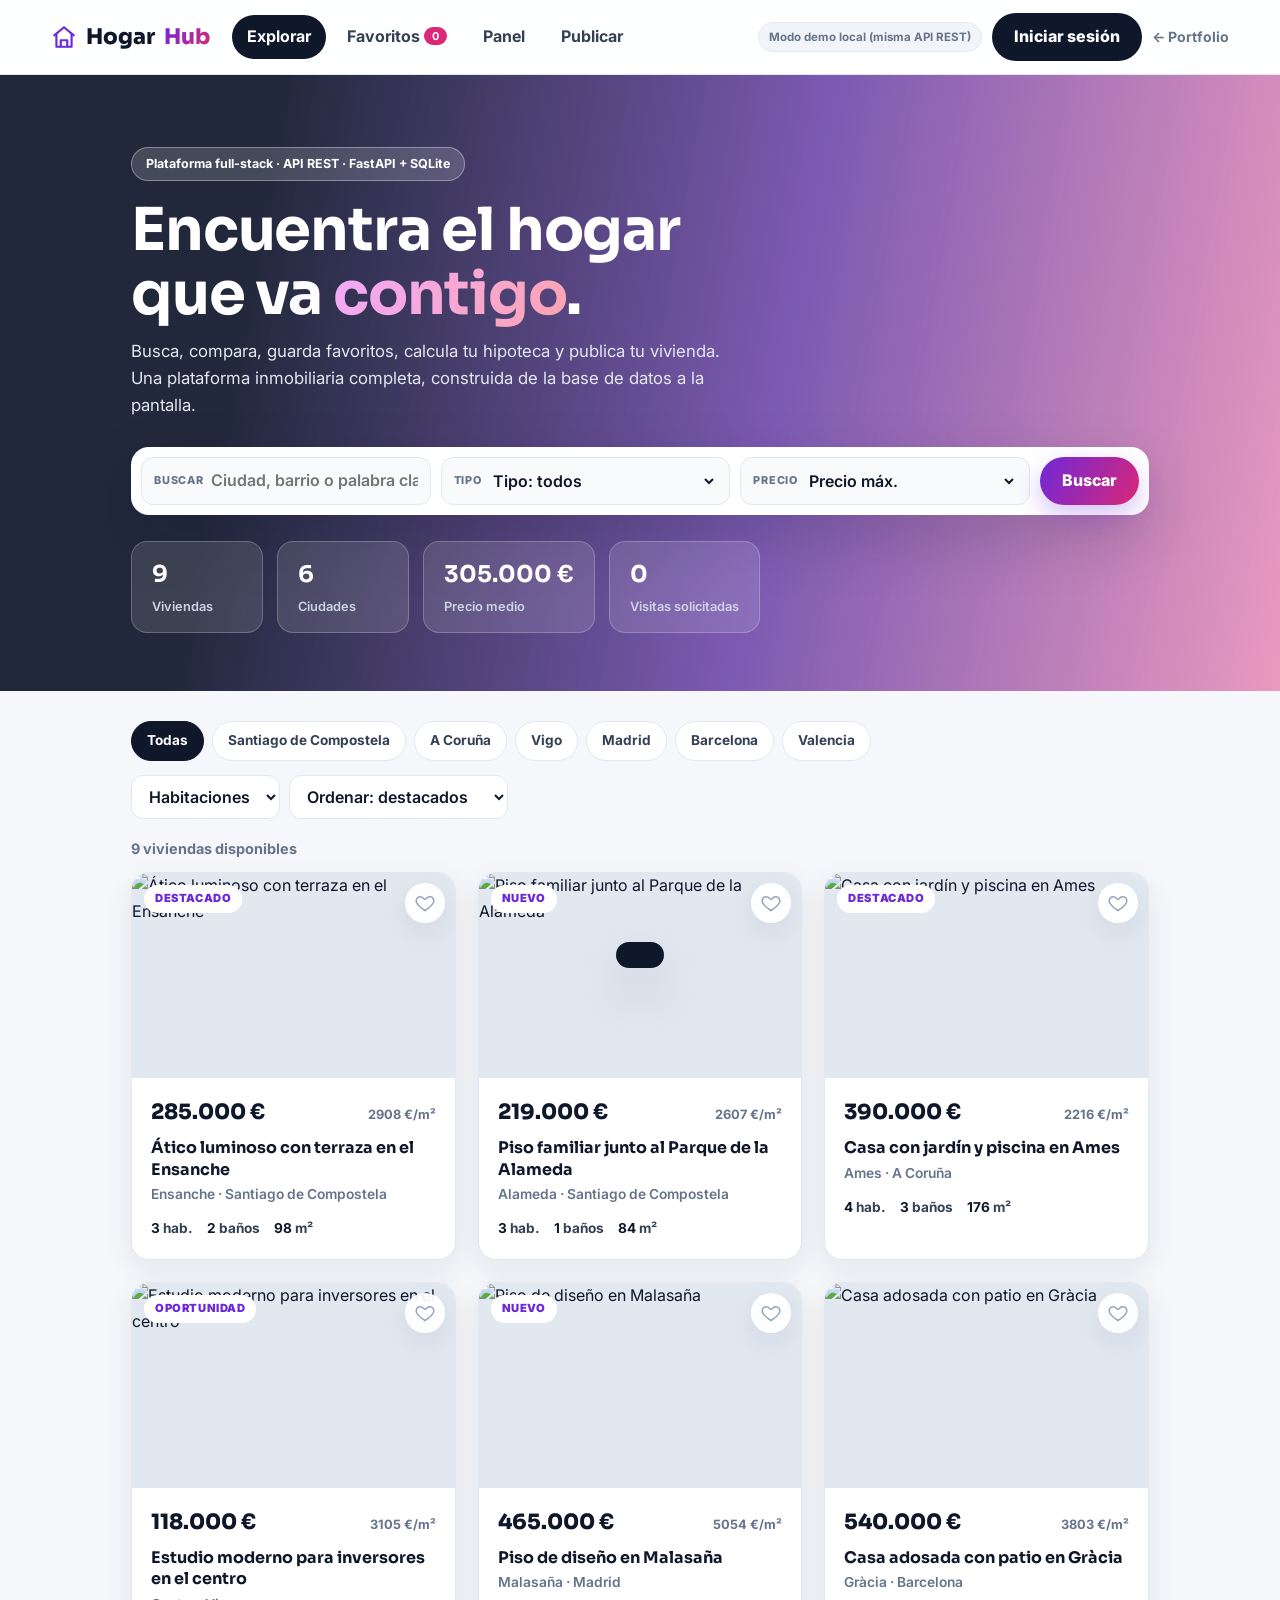
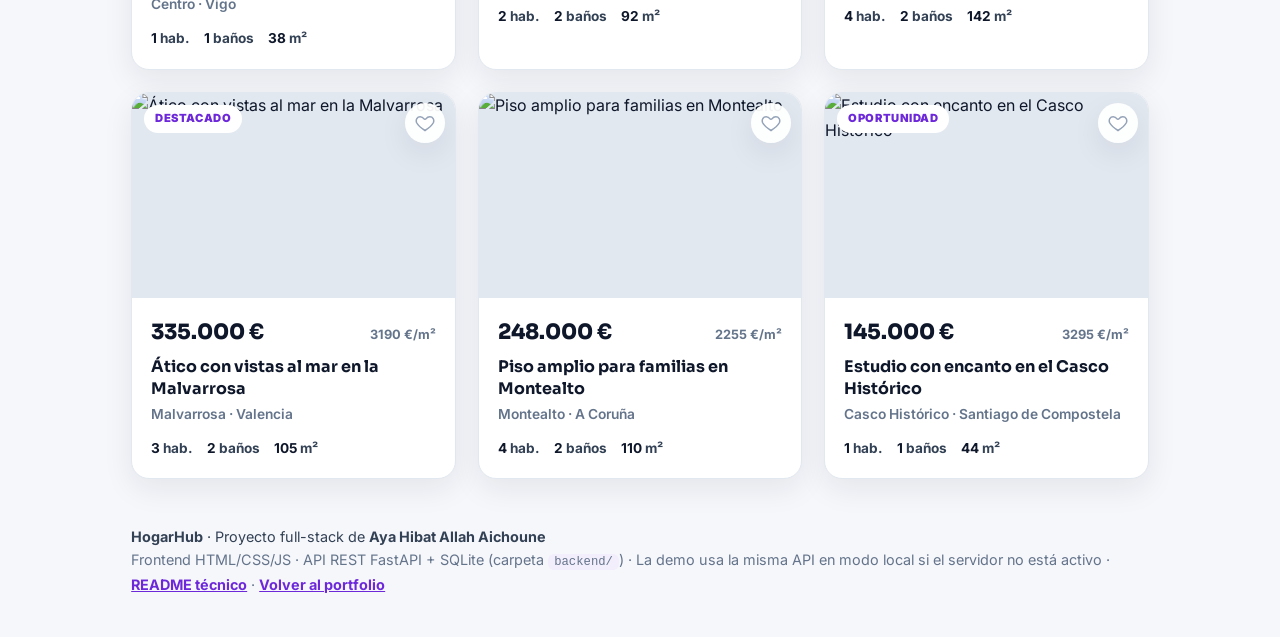
<file: demos/hogarhub/index.html>
<!DOCTYPE html>
<html lang="es">
<head>
<meta charset="UTF-8"><meta name="viewport" content="width=device-width, initial-scale=1">
<title>HogarHub · Plataforma inmobiliaria — Aya Aichoune</title>
<meta name="description" content="HogarHub: plataforma inmobiliaria full-stack con API REST (FastAPI + SQLite), buscador, favoritos, calculadora hipotecaria y panel de estadísticas. Proyecto de Aya Hibat Allah Aichoune.">
<link rel="preconnect" href="https://fonts.googleapis.com"><link rel="preconnect" href="https://fonts.gstatic.com" crossorigin>
<link href="https://fonts.googleapis.com/css2?family=Inter:wght@400;500;600;700;800;900&family=Sora:wght@600;700;800&display=swap" rel="stylesheet">
<link rel="stylesheet" href="css/styles.css">
</head>
<body>
<header class="topbar">
  <a class="brand" href="#"><svg class="brand-icon" viewBox="0 0 24 24" fill="none" stroke="currentColor" stroke-width="2" stroke-linecap="round" stroke-linejoin="round" aria-hidden="true"><path d="M3 10.5 12 3l9 7.5"/><path d="M5 9.5V21h14V9.5"/><path d="M9 21v-6h6v6"/></svg>Hogar<em>Hub</em></a>
  <nav>
    <button class="navlink active" data-view="explore">Explorar</button>
    <button class="navlink" data-view="favs">Favoritos <span id="favCount" class="pill">0</span></button>
    <button class="navlink" data-view="dashboard">Panel</button>
    <button class="navlink" data-view="publish">Publicar</button>
  </nav>
  <div class="top-actions">
    <span id="apiMode" class="api-mode">Conectando…</span>
    <span id="userChip" class="user-chip hidden"></span>
    <button id="authBtn" class="btn btn-dark">Iniciar sesión</button>
    <a class="back" href="../../index.html">← Portfolio</a>
  </div>
</header>

<section class="hero">
  <div class="hero-inner">
    <span class="hero-badge">Plataforma full-stack · API REST · FastAPI + SQLite</span>
    <h1>Encuentra el hogar<br>que va <em>contigo</em>.</h1>
    <p>Busca, compara, guarda favoritos, calcula tu hipoteca y publica tu vivienda. Una plataforma inmobiliaria completa, construida de la base de datos a la pantalla.</p>
    <form id="searchForm" class="searchbar">
      <label><span class="field-label">Buscar</span><input id="q" placeholder="Ciudad, barrio o palabra clave…"></label>
      <label><span class="field-label">Tipo</span><select id="qType"><option value="">Tipo: todos</option><option>Piso</option><option>Casa</option><option>Ático</option><option>Estudio</option></select></label>
      <label><span class="field-label">Precio</span><select id="qMax"><option value="">Precio máx.</option><option value="150000">150.000 €</option><option value="250000">250.000 €</option><option value="400000">400.000 €</option><option value="600000">600.000 €</option></select></label>
      <button class="btn btn-primary" type="submit">Buscar</button>
    </form>
    <div class="hero-stats">
      <div><strong id="stTotal">–</strong><span>Viviendas</span></div>
      <div><strong id="stCities">–</strong><span>Ciudades</span></div>
      <div><strong id="stAvg">–</strong><span>Precio medio</span></div>
      <div><strong id="stVisits">–</strong><span>Visitas solicitadas</span></div>
    </div>
  </div>
</section>

<main>
  <!-- EXPLORAR / FAVORITOS -->
  <section id="view-explore" class="view">
    <div class="toolbar">
      <div class="chips" id="cityChips"></div>
      <div class="toolbar-right">
        <select id="fRooms"><option value="">Habitaciones</option><option value="1">1+</option><option value="2">2+</option><option value="3">3+</option><option value="4">4+</option></select>
        <select id="sort"><option value="">Ordenar: destacados</option><option value="low">Precio: menor a mayor</option><option value="high">Precio: mayor a menor</option><option value="m2">Más m²</option><option value="rooms">Más habitaciones</option></select>
      </div>
    </div>
    <p id="resultCount" class="result-count"></p>
    <div id="grid" class="grid"></div>
    <div id="empty" class="empty hidden">Sin resultados con esos filtros. <button class="link" onclick="resetFilters()">Limpiar filtros</button></div>
  </section>

  <!-- PANEL -->
  <section id="view-dashboard" class="view hidden">
    <h2 class="section-title">Panel de la plataforma</h2>
    <p class="section-sub">Datos en directo de la API: inventario, precios y actividad. Lo mismo que vería el equipo comercial cada mañana.</p>
    <div class="kpis">
      <article class="kpi"><span>Viviendas publicadas</span><strong id="kTotal">–</strong></article>
      <article class="kpi"><span>Precio medio</span><strong id="kAvg">–</strong></article>
      <article class="kpi"><span>Precio / m² medio</span><strong id="kM2">–</strong></article>
      <article class="kpi"><span>Visitas solicitadas</span><strong id="kVisits">–</strong></article>
    </div>
    <div class="panels">
      <article class="panel"><h3>Viviendas por ciudad</h3><canvas id="chartCity" width="520" height="260"></canvas></article>
      <article class="panel"><h3>Viviendas por tipo</h3><canvas id="chartType" width="520" height="260"></canvas></article>
    </div>
    <article class="panel"><h3>Inventario completo</h3><div class="table-wrap"><table><thead><tr><th>Vivienda</th><th>Ciudad</th><th>Tipo</th><th>Hab.</th><th>m²</th><th>Precio</th><th>€/m²</th><th></th></tr></thead><tbody id="tableBody"></tbody></table></div></article>
  </section>

  <!-- PUBLICAR -->
  <section id="view-publish" class="view hidden">
    <h2 class="section-title">Publica tu vivienda</h2>
    <p class="section-sub">Crea un anuncio real: se guarda vía API (POST /api/properties) y aparece al instante en Explorar. Necesitas iniciar sesión — prueba con cualquier email.</p>
    <form id="publishForm" class="form-card">
      <label>Título del anuncio<input id="pTitle" required placeholder="Ej.: Piso reformado con balcón en el centro"></label>
      <div class="form-row">
        <label>Ciudad<input id="pCity" required list="cities" placeholder="Santiago de Compostela"><datalist id="cities"></datalist></label>
        <label>Barrio / zona<input id="pZone" required placeholder="Ensanche"></label>
      </div>
      <div class="form-row">
        <label>Precio (€)<input id="pPrice" required type="number" min="30000" step="1000" placeholder="210000"></label>
        <label>Tipo<select id="pType"><option>Piso</option><option>Casa</option><option>Ático</option><option>Estudio</option></select></label>
        <label>Habitaciones<input id="pRooms" required type="number" min="1" max="10" value="3"></label>
        <label>Baños<input id="pBaths" required type="number" min="1" max="6" value="1"></label>
        <label>m²<input id="pM2" required type="number" min="20" max="600" value="85"></label>
      </div>
      <label>URL de la foto<input id="pImg" placeholder="https://… (opcional, si lo dejas vacío usamos una por defecto)"></label>
      <label>Descripción<textarea id="pDesc" rows="3" placeholder="Cuenta lo mejor de la vivienda…"></textarea></label>
      <button class="btn btn-primary btn-lg" type="submit">Publicar vivienda</button>
      <p id="publishMsg" class="form-msg"></p>
    </form>
  </section>
</main>

<!-- DETALLE -->
<dialog id="detailDialog">
  <button class="close" onclick="detailDialog.close()">✕</button>
  <img id="dImg" alt="">
  <div class="detail-body">
    <div class="detail-head"><div><span id="dBadge" class="badge"></span><h2 id="dTitle"></h2><p id="dPlace" class="muted"></p></div><div class="detail-price"><strong id="dPrice"></strong><span id="dM2"></span></div></div>
    <div id="dSpecs" class="specs"></div>
    <p id="dDesc"></p>
    <div id="dFeatures" class="features"></div>
    <div class="detail-cols">
      <form id="mortgageForm" class="mini-card">
        <h3>Calcula tu hipoteca</h3>
        <label>Entrada (%)<input id="mDown" type="number" value="20" min="0" max="80"></label>
        <label>Plazo (años)<input id="mYears" type="number" value="30" min="5" max="40"></label>
        <label>Interés (% TIN)<input id="mRate" type="number" value="3.2" step="0.1" min="0.5" max="10"></label>
        <p class="mortgage-result">Cuota mensual: <strong id="mResult">–</strong></p>
      </form>
      <form id="visitForm" class="mini-card">
        <h3>Solicitar visita</h3>
        <label>Tu nombre<input id="vName" required placeholder="Nombre y apellido"></label>
        <label>Email<input id="vEmail" required type="email" placeholder="tu@email.com"></label>
        <label>Fecha<input id="vDate" required type="date"></label>
        <button class="btn btn-primary" type="submit">Solicitar visita</button>
        <p id="visitMsg" class="form-msg"></p>
        <p class="muted small">Agente: <span id="dAgent"></span></p>
      </form>
    </div>
  </div>
</dialog>

<!-- LOGIN -->
<dialog id="authDialog">
  <button class="close" onclick="authDialog.close()">✕</button>
  <form id="authForm" class="auth-box">
    <h2>Accede a tu cuenta</h2><p class="muted">Demo: entra con cualquier email y contraseña (mín. 4 caracteres). Recibes un token, como con JWT en producción.</p>
    <label>Email<input id="aEmail" required type="email" placeholder="aya@ejemplo.com"></label>
    <label>Contraseña<input id="aPass" required type="password" minlength="4" placeholder="••••"></label>
    <button class="btn btn-primary btn-lg" type="submit">Entrar y obtener token</button>
    <p id="authMsg" class="form-msg"></p>
  </form>
</dialog>

<div id="toast" role="status"></div>

<footer>
  <p><strong>HogarHub</strong> · Proyecto full-stack de <strong>Aya Hibat Allah Aichoune</strong></p>
  <p class="muted">Frontend HTML/CSS/JS · API REST FastAPI + SQLite (carpeta <code>backend/</code>) · La demo usa la misma API en modo local si el servidor no está activo · <a href="README.md" target="_blank">README técnico</a> · <a href="../../index.html">Volver al portfolio</a></p>
</footer>

<script src="js/data.js"></script>
<script src="js/api.js"></script>
<script src="js/app.js"></script>
</body>
</html>
</file>
<file: demos/galaxia/style.css>
*
{
    margin: 0;
    padding: 0;
    box-sizing: border-box;
}

html,
body
{
    overflow: hidden;
}

.experience
{
    position: fixed;
    width: 100vw;
    height: 100vh;
}

.credits
{
    position: absolute;
    bottom: 20px;
    right: 20px;
    color: #ffffff;
    text-align: right;
    font-family: 'Roboto', sans-serif;
}

.credits a
{
    color: inherit;
}
</file>
<file: demos/hogarhub/css/styles.css>
:root{
  --ink:#0f172a; --ink2:#334155; --muted:#64748b; --line:#e2e8f0;
  --bg:#f6f7fb; --card:#fff; --brand:#6d28d9; --brand2:#db2777; --brand-soft:#f3eefc;
  --ok:#059669; --shadow:0 10px 30px rgba(15,23,42,.08); --shadow-lg:0 24px 60px rgba(15,23,42,.18);
  --radius:18px;
}
*{margin:0;padding:0;box-sizing:border-box}
html{scroll-behavior:smooth}
body{font-family:Inter,system-ui,sans-serif;background:var(--bg);color:var(--ink);line-height:1.6}
h1,h2,h3,.brand{font-family:Sora,Inter,sans-serif}
button,input,select,textarea{font:inherit}
.hidden{display:none!important}
.muted{color:var(--muted)} .small{font-size:.82rem}
code{background:var(--brand-soft);padding:1px 6px;border-radius:6px;font-size:.85em}

/* Top bar */
.topbar{position:sticky;top:0;z-index:50;display:flex;align-items:center;gap:22px;flex-wrap:wrap;
  padding:13px 4vw;background:rgba(255,255,255,.9);backdrop-filter:blur(14px);border-bottom:1px solid var(--line)}
.brand{font-size:1.35rem;font-weight:800;color:var(--ink);text-decoration:none}
.brand em{font-style:normal;background:linear-gradient(120deg,var(--brand),var(--brand2));-webkit-background-clip:text;background-clip:text;color:transparent}
.topbar nav{display:flex;gap:6px;flex-wrap:wrap;margin-right:auto}
.navlink{border:none;background:transparent;padding:9px 15px;border-radius:999px;font-weight:700;color:var(--ink2);cursor:pointer}
.navlink:hover{background:var(--brand-soft)} .navlink.active{background:var(--ink);color:#fff}
.pill{background:var(--brand2);color:#fff;font-size:.68rem;padding:2px 8px;border-radius:999px;vertical-align:2px}
.top-actions{display:flex;align-items:center;gap:10px;flex-wrap:wrap}
.api-mode{font-size:.72rem;font-weight:700;color:var(--muted);background:#f1f5f9;border:1px solid var(--line);padding:5px 10px;border-radius:999px}
.user-chip{font-size:.8rem;font-weight:800;background:#ecfdf5;color:var(--ok);border:1px solid #a7f3d0;padding:6px 12px;border-radius:999px}
.back{color:var(--muted);font-weight:700;text-decoration:none;font-size:.88rem}.back:hover{color:var(--brand)}
.btn{border:none;cursor:pointer;font-weight:800;border-radius:999px;padding:11px 22px;transition:transform .2s,box-shadow .2s;text-decoration:none;display:inline-flex;align-items:center;gap:7px}
.btn:hover{transform:translateY(-2px)} .btn-lg{width:100%;justify-content:center;padding:14px}
.btn-dark{background:var(--ink);color:#fff}
.btn-primary{background:linear-gradient(120deg,var(--brand),var(--brand2));color:#fff;box-shadow:0 10px 24px rgba(109,40,217,.28)}
.btn-ghost{background:#fff;color:var(--brand);border:2px solid #ddd6fe}

/* Hero */
.hero{color:#fff;background:
  linear-gradient(100deg,rgba(15,23,42,.92) 20%,rgba(76,29,149,.72) 60%,rgba(219,39,119,.45)),
  url("https://images.unsplash.com/photo-1600596542815-ffad4c1539a9?q=80&w=1800&auto=format&fit=crop") center/cover}
.hero-inner{max-width:1120px;margin:0 auto;padding:72px 4vw 58px}
.hero-badge{display:inline-block;background:rgba(255,255,255,.16);border:1px solid rgba(255,255,255,.35);padding:6px 14px;border-radius:999px;font-size:.78rem;font-weight:700}
.hero h1{font-size:clamp(2.2rem,5.4vw,3.7rem);line-height:1.08;margin:18px 0 12px;letter-spacing:-.02em}
.hero h1 em{font-style:normal;background:linear-gradient(120deg,#f0abfc,#fda4af);-webkit-background-clip:text;background-clip:text;color:transparent}
.hero p{max-width:620px;color:#e2e8f0;font-size:1.05rem}
.searchbar{display:flex;gap:10px;flex-wrap:wrap;background:#fff;padding:10px;border-radius:18px;margin-top:28px;box-shadow:var(--shadow-lg)}
.searchbar label{flex:1;min-width:170px;display:flex;align-items:center;gap:7px;background:#f8fafc;border:1px solid var(--line);border-radius:12px;padding:8px 12px}
.searchbar input,.searchbar select{border:none;background:transparent;outline:none;width:100%;font-weight:600;color:var(--ink)}
.hero-stats{display:flex;gap:14px;flex-wrap:wrap;margin-top:26px}
.hero-stats div{background:rgba(255,255,255,.12);border:1px solid rgba(255,255,255,.22);border-radius:16px;padding:14px 20px;min-width:132px;backdrop-filter:blur(8px)}
.hero-stats strong{display:block;font-family:Sora;font-size:1.45rem}
.hero-stats span{font-size:.8rem;color:#cbd5e1;font-weight:600}

/* Main views */
main{max-width:1120px;margin:0 auto;padding:30px 4vw 20px}
.section-title{font-size:1.7rem;letter-spacing:-.01em}
.section-sub{color:var(--muted);max-width:640px;margin:6px 0 22px}
.toolbar{display:flex;justify-content:space-between;gap:14px;flex-wrap:wrap;align-items:center}
.chips{display:flex;gap:8px;flex-wrap:wrap}
.chip{border:1.5px solid var(--line);background:#fff;padding:8px 15px;border-radius:999px;font-weight:700;font-size:.85rem;cursor:pointer;color:var(--ink2)}
.chip:hover{border-color:var(--brand)} .chip.on{background:var(--ink);color:#fff;border-color:var(--ink)}
.toolbar-right{display:flex;gap:9px}
.toolbar-right select,.form-card input,.form-card select,.form-card textarea,.mini-card input,.auth-box input{
  border:1.5px solid var(--line);background:#fff;border-radius:12px;padding:10px 13px;font-weight:600;color:var(--ink);outline:none}
.toolbar-right select:focus,.form-card input:focus,.form-card select:focus,.form-card textarea:focus{border-color:var(--brand)}
.result-count{color:var(--muted);font-weight:700;font-size:.9rem;margin:18px 0 12px}
.grid{display:grid;grid-template-columns:repeat(auto-fill,minmax(315px,1fr));gap:22px}
.card{background:var(--card);border:1px solid var(--line);border-radius:var(--radius);overflow:hidden;box-shadow:var(--shadow);cursor:pointer;transition:transform .3s,box-shadow .3s}
.card:hover{transform:translateY(-6px);box-shadow:var(--shadow-lg)}
.card .photo{position:relative;height:205px;overflow:hidden;background:#e2e8f0}
.card .photo img{width:100%;height:100%;object-fit:cover;display:block;transition:transform .6s}
.card:hover .photo img{transform:scale(1.06)}
.badge{position:absolute;top:12px;left:12px;background:#fff;color:var(--brand);font-size:.7rem;font-weight:900;padding:5px 11px;border-radius:999px;text-transform:uppercase;letter-spacing:.05em}
.detail-body .badge{position:static;display:inline-block;background:var(--brand-soft)}
.fav{position:absolute;top:10px;right:10px;width:40px;height:40px;border-radius:50%;border:none;background:rgba(255,255,255,.94);font-size:1.1rem;cursor:pointer;box-shadow:var(--shadow)}
.card .body{padding:18px 19px 19px}
.price-row{display:flex;justify-content:space-between;align-items:baseline;gap:8px}
.price{font-family:Sora;font-size:1.32rem;font-weight:800}
.perm2{color:var(--muted);font-size:.8rem;font-weight:700}
.card h3{font-size:1rem;line-height:1.35;margin:7px 0 3px}
.place{color:var(--muted);font-size:.86rem;font-weight:600}
.specs{display:flex;gap:14px;flex-wrap:wrap;margin-top:13px;color:var(--ink2);font-size:.85rem;font-weight:700}
.empty{text-align:center;color:var(--muted);padding:44px;font-weight:600}
.link{background:none;border:none;color:var(--brand);font-weight:800;cursor:pointer;text-decoration:underline}

/* Dashboard */
.kpis{display:grid;grid-template-columns:repeat(auto-fit,minmax(200px,1fr));gap:16px;margin-bottom:18px}
.kpi{background:#fff;border:1px solid var(--line);border-radius:var(--radius);padding:20px;box-shadow:var(--shadow)}
.kpi span{color:var(--muted);font-size:.82rem;font-weight:700;text-transform:uppercase;letter-spacing:.05em}
.kpi strong{display:block;font-family:Sora;font-size:1.65rem;margin-top:5px}
.panels{display:grid;grid-template-columns:1fr 1fr;gap:18px;margin-bottom:18px}
@media(max-width:820px){.panels{grid-template-columns:1fr}}
.panel{background:#fff;border:1px solid var(--line);border-radius:var(--radius);padding:22px;box-shadow:var(--shadow);margin-bottom:18px}
.panel h3{margin-bottom:14px;font-size:1rem}
canvas{width:100%;height:auto}
.table-wrap{overflow-x:auto}
table{width:100%;border-collapse:collapse;font-size:.88rem;min-width:640px}
th{text-align:left;color:var(--muted);font-size:.72rem;text-transform:uppercase;letter-spacing:.06em;padding:9px 10px;border-bottom:2px solid var(--line)}
td{padding:10px;border-bottom:1px solid #f1f5f9;font-weight:600}
.del{border:none;background:#fef2f2;color:#dc2626;border-radius:8px;padding:6px 10px;cursor:pointer;font-weight:800}

/* Forms */
.form-card{background:#fff;border:1px solid var(--line);border-radius:var(--radius);padding:26px;box-shadow:var(--shadow);display:grid;gap:15px;max-width:760px}
.form-card label,.mini-card label,.auth-box label{display:grid;gap:6px;font-weight:800;font-size:.86rem;color:var(--ink2)}
.form-row{display:grid;grid-template-columns:repeat(auto-fit,minmax(130px,1fr));gap:13px}
.form-msg{font-weight:800;font-size:.9rem;color:var(--ok)} .form-msg.err{color:#dc2626}

/* Dialogs */
dialog{border:none;border-radius:22px;padding:0;width:min(860px,94vw);max-height:92vh;overflow:auto;box-shadow:var(--shadow-lg)}
dialog::backdrop{background:rgba(15,23,42,.6);backdrop-filter:blur(4px)}
dialog .close{position:absolute;top:12px;right:12px;z-index:3;width:38px;height:38px;border-radius:50%;border:none;background:#fff;box-shadow:var(--shadow);cursor:pointer;font-weight:900}
#dImg{width:100%;height:330px;object-fit:cover;display:block;background:#e2e8f0}
.detail-body{padding:24px 26px 28px}
.detail-head{display:flex;justify-content:space-between;gap:16px;flex-wrap:wrap}
.detail-head h2{font-size:1.45rem;line-height:1.25;margin-top:8px}
.detail-price{text-align:right}.detail-price strong{font-family:Sora;font-size:1.6rem;display:block}
.detail-price span{color:var(--muted);font-weight:700;font-size:.85rem}
.detail-body .specs{margin:16px 0}
.features{display:flex;gap:8px;flex-wrap:wrap;margin:14px 0 20px}
.features span{background:var(--brand-soft);color:var(--brand);font-weight:800;font-size:.76rem;padding:5px 12px;border-radius:999px}
.detail-cols{display:grid;grid-template-columns:1fr 1fr;gap:16px}
@media(max-width:700px){.detail-cols{grid-template-columns:1fr}}
.mini-card{background:#f8fafc;border:1px solid var(--line);border-radius:16px;padding:19px;display:grid;gap:11px;align-content:start}
.mini-card h3{font-size:1rem}
.mortgage-result{background:#fff;border:1px dashed #c4b5fd;border-radius:12px;padding:11px 13px}
.mortgage-result strong{color:var(--brand);font-family:Sora;font-size:1.15rem}
.auth-box{padding:30px;display:grid;gap:14px}
.auth-box h2{font-size:1.5rem}

#toast{position:fixed;bottom:22px;left:50%;transform:translate(-50%,90px);background:var(--ink);color:#fff;font-weight:800;padding:13px 24px;border-radius:999px;box-shadow:var(--shadow-lg);transition:transform .35s;z-index:100;max-width:92vw;text-align:center}
#toast.show{transform:translate(-50%,0)}
footer{max-width:1120px;margin:0 auto;padding:26px 4vw 42px;color:var(--ink2);font-size:.9rem}
footer a{color:var(--brand);font-weight:700}

/* Professional icons (SVG, no emojis) */
.brand{display:inline-flex;align-items:center;gap:9px}
.brand-icon{width:26px;height:26px;color:var(--brand);flex:none}
.field-label{font-size:.68rem;font-weight:800;text-transform:uppercase;letter-spacing:.07em;color:var(--muted);white-space:nowrap}
.heart{width:20px;height:20px;fill:#fff;stroke:#94a3b8;stroke-width:1.8;display:block;margin:auto}
.heart.on{fill:#e11d63;stroke:#e11d63}
.specs strong{color:var(--ink)}
.searchbar input,.searchbar select{min-width:0}
.topbar nav,.chips{touch-action:pan-x}

/* ============ RESPONSIVE ============ */
img{max-width:100%}
@media(max-width:980px){
  .topbar{gap:10px 14px;padding:12px 4vw}
  .topbar nav{order:3;flex-basis:100%;flex-wrap:nowrap;overflow-x:auto;padding-bottom:4px;-webkit-overflow-scrolling:touch;scrollbar-width:none}
  .topbar nav::-webkit-scrollbar{display:none}
  .navlink{white-space:nowrap;flex:none}
  .top-actions{margin-left:auto}
  .hero-inner{padding:52px 5vw 44px}
  .panels{grid-template-columns:1fr}
}
@media(max-width:700px){
  body{font-size:15px}
  .topbar{position:sticky}
  .brand{font-size:1.2rem}
  .api-mode{display:none}               /* secondary info hidden on small screens */
  .back{display:none}
  .btn-dark{padding:9px 16px;font-size:.88rem}
  .user-chip{font-size:.72rem;padding:5px 9px}
  .hero h1{font-size:2.15rem}
  .hero p{font-size:.98rem}
  .hero-badge{font-size:.7rem}
  .searchbar{flex-direction:column;padding:9px;border-radius:16px}
  .searchbar label{min-width:0;width:100%}
  .searchbar .btn{width:100%;justify-content:center;padding:13px}
  .hero-stats{display:grid;grid-template-columns:1fr 1fr;gap:10px}
  .hero-stats div{min-width:0;padding:12px 14px}
  .hero-stats strong{font-size:1.2rem}
  main{padding:22px 4vw 10px}
  .toolbar{flex-direction:column;align-items:stretch}
  .chips{flex-wrap:nowrap;overflow-x:auto;padding-bottom:5px;scrollbar-width:none}
  .chips::-webkit-scrollbar{display:none}
  .chip{white-space:nowrap;flex:none}
  .toolbar-right{display:grid;grid-template-columns:1fr 1fr;gap:9px}
  .toolbar-right select{width:100%;min-width:0}
  .grid{grid-template-columns:1fr;gap:16px}
  .card .photo{height:190px}
  .kpis{grid-template-columns:1fr 1fr;gap:11px}
  .kpi{padding:15px}.kpi strong{font-size:1.25rem}
  .panel{padding:17px}
  .form-card{padding:19px}
  .form-row{grid-template-columns:1fr 1fr}
  dialog{width:100vw;max-width:100vw;max-height:94vh;border-radius:20px 20px 0 0;margin:auto 0 0}
  #dImg{height:215px}
  .detail-body{padding:19px 18px 24px}
  .detail-head{flex-direction:column;gap:8px}
  .detail-price{text-align:left}
  .detail-cols{grid-template-columns:1fr}
  .auth-box{padding:22px 19px}
  #toast{width:calc(100vw - 28px);border-radius:14px;font-size:.88rem;padding:12px 16px;bottom:14px}
  footer{padding-bottom:30px}
}
@media(max-width:420px){
  .kpis{grid-template-columns:1fr}
  .form-row{grid-template-columns:1fr}
  .hero-stats strong{font-size:1.05rem}
  .price{font-size:1.18rem}
}
@media(hover:none){ .card:hover{transform:none} .btn:hover{transform:none} }
</file>
